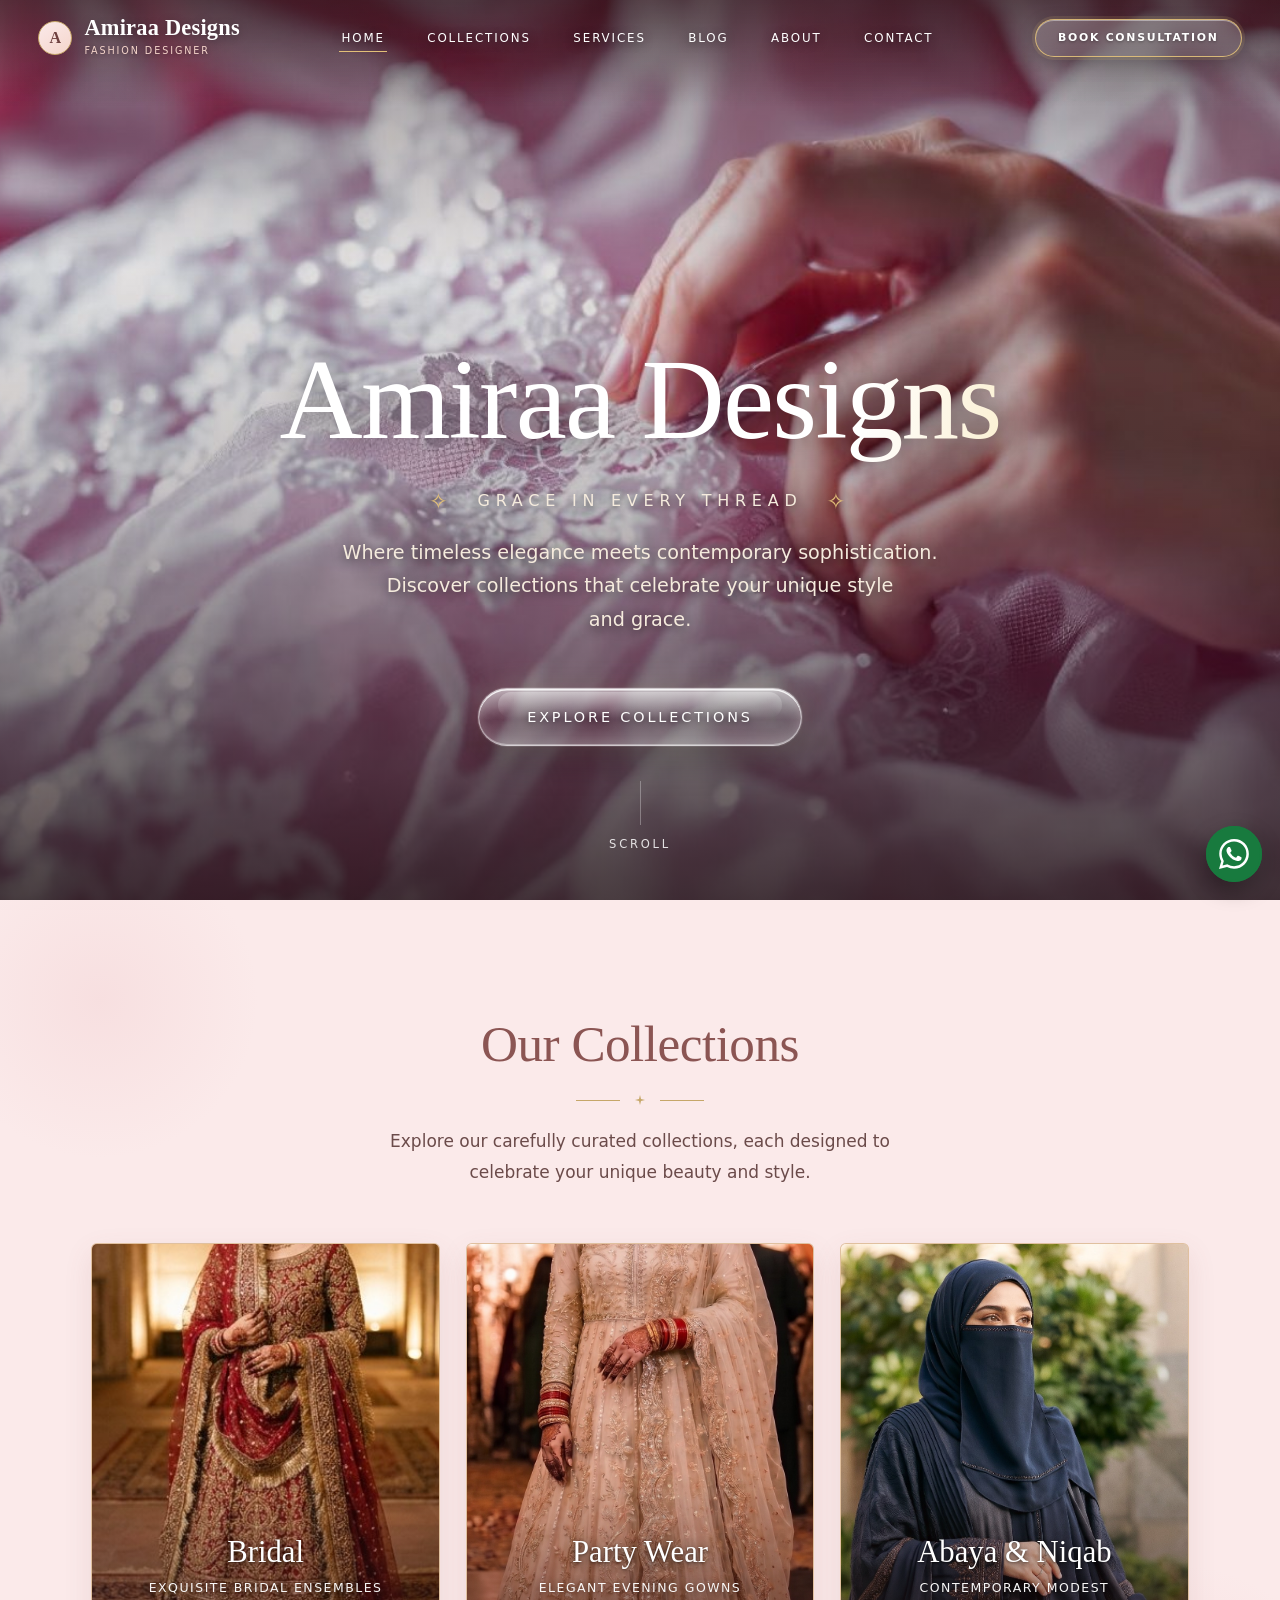
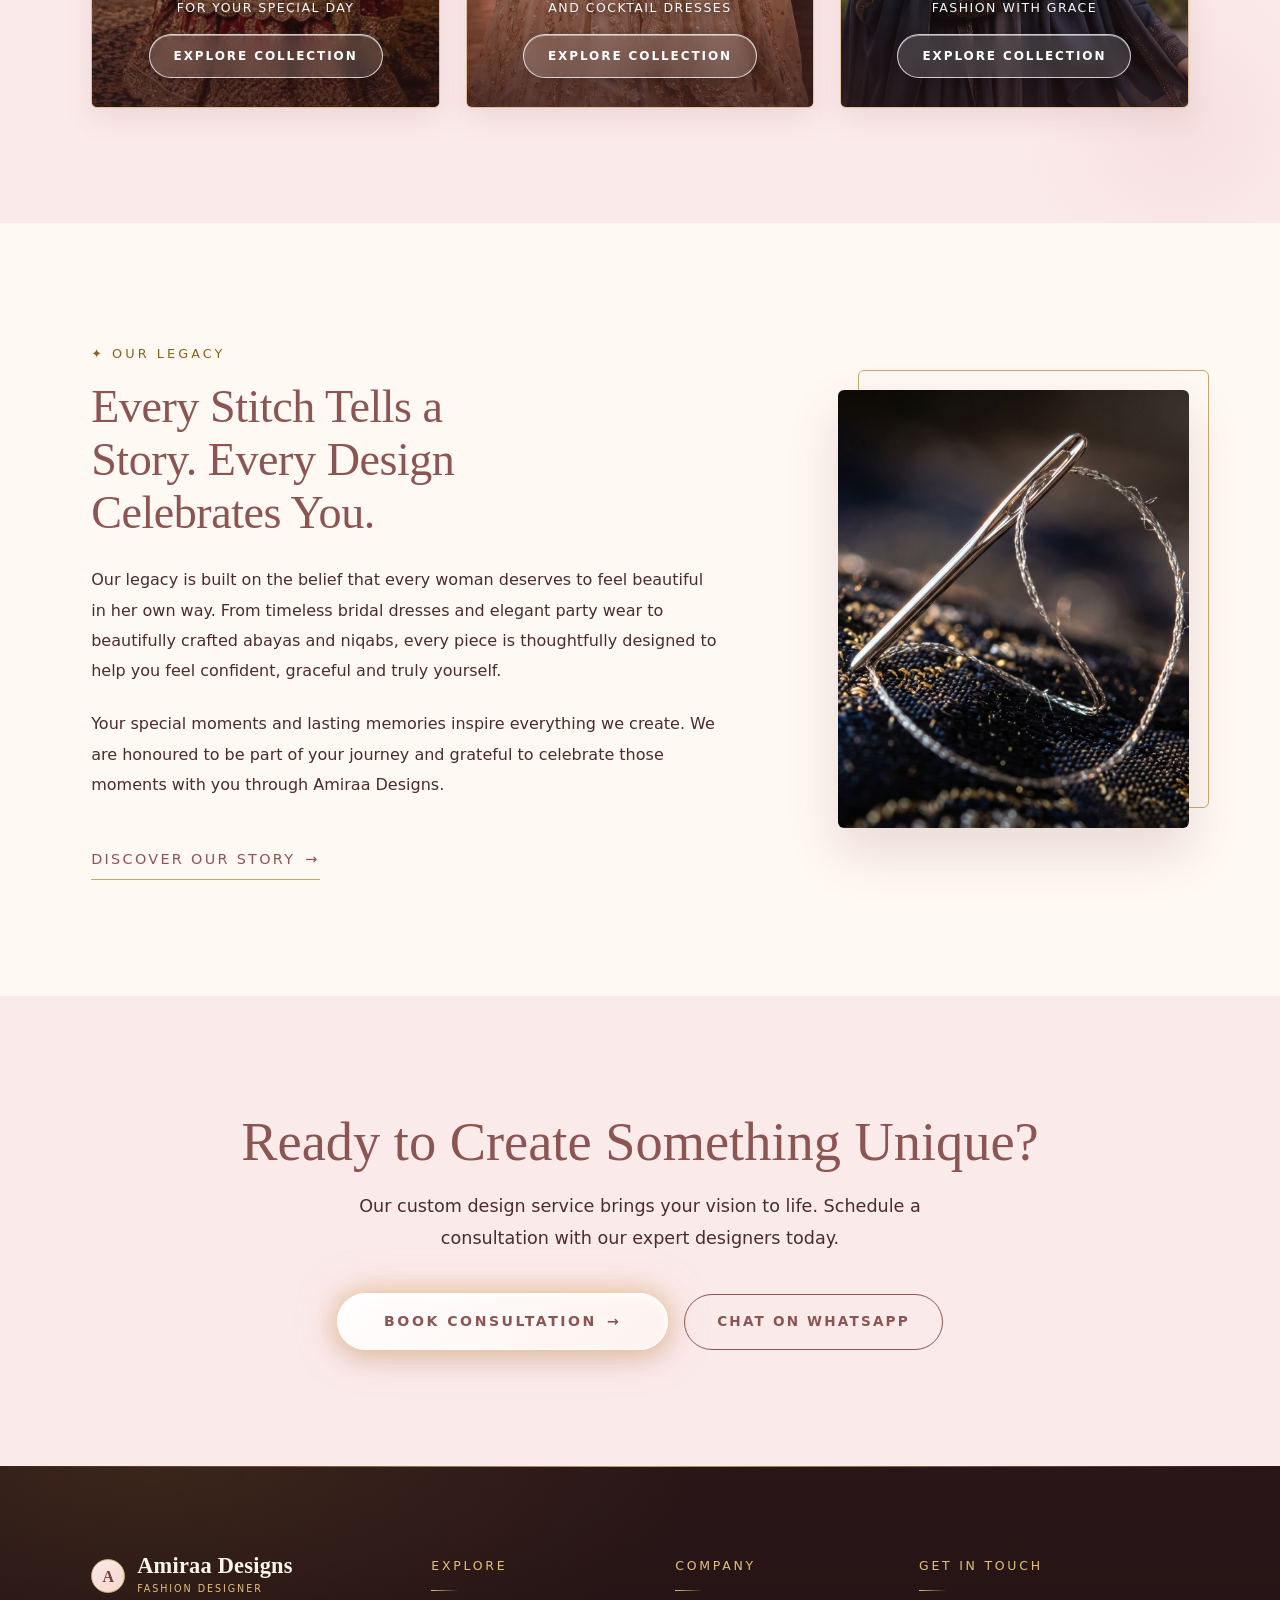
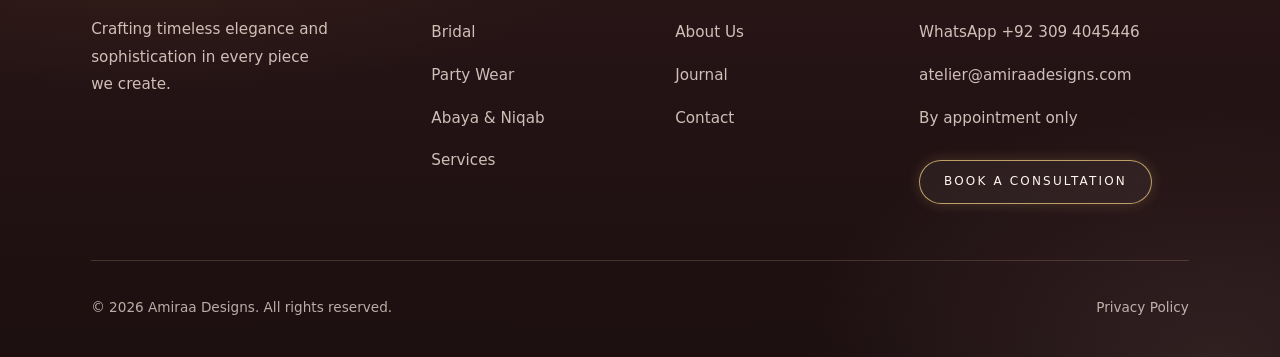
<file: index.html>
<!DOCTYPE html>
<html lang="en">

<head>
  <meta charset="UTF-8" />
  <meta http-equiv="Content-Security-Policy" content="default-src 'self'; script-src 'self'; style-src 'self' 'unsafe-inline' https://fonts.googleapis.com; font-src https://fonts.gstatic.com; img-src 'self' data:; connect-src 'self'; form-action 'self'; base-uri 'self'; object-src 'none'" />
  <meta property="og:type" content="website" />
  <meta property="og:site_name" content="Amiraa Designs" />
  <meta property="og:title" content="Amiraa Designs – Grace in Every Thread" />
  <meta property="og:description" content="Amiraa Designs – bespoke bridal couture, party wear and modest wear. Hand-finished pieces, made to measure." />
  <meta property="og:image" content="https://YOUR-DOMAIN.com/images/imperial-crimson-ensemble.jpg" />
  <meta property="og:url" content="https://YOUR-DOMAIN.com/" />
  <meta name="twitter:card" content="summary_large_image" />
  <link rel="icon" href="favicon.svg" type="image/svg+xml" />
  <meta name="viewport" content="width=device-width, initial-scale=1.0" />
  <meta name="theme-color" content="#8B5553" />
  <meta name="description" content="Amiraa Designs – bespoke bridal couture, party wear and modest wear. Hand-finished pieces, made to measure." />
  <title>Amiraa Designs – Grace in Every Thread</title>
  <link rel="preconnect" href="https://fonts.googleapis.com">
  <link rel="preconnect" href="https://fonts.gstatic.com" crossorigin>
  <link
    href="https://fonts.googleapis.com/css2?family=Playfair+Display:ital,wght@0,400;0,500;0,600;0,700;1,400&family=Poppins:wght@300;400;500;600&display=swap"
    rel="stylesheet">
  <link rel="preload" as="image" href="images/imperial-crimson-ensemble.jpg" fetchpriority="high">
  <link rel="stylesheet" href="assets/css/style.css">
  <link rel="stylesheet" href="assets/css/fx.css">
  
  <noscript><style>/*ReduceNoJs*/#splash-screen{display:none !important}body.no-scroll{overflow:auto}.reveal{opacity:1 !important;transform:none !important}.hero-content,.hero-title,.hero-subtitle,.hero-desc,.hero-scroll{opacity:1 !important;transform:none !important}</style></noscript>
</head>

<body class="no-scroll">
  <a class="skip-link" href="#main">Skip to content</a>

  <!-- ── SPLASH SCREEN ── -->
  <div id="splash-screen" aria-hidden="true">
    <div class="sparkle-bg"></div>
    <div class="splash-content">
      <div class="splash-logo">Amiraa Designs</div>
      <p class="splash-tagline">Grace in Every Thread</p>
    </div>
    <div class="lehnga-border">
      <svg viewBox="0 0 200 60" aria-hidden="true" focusable="false">
        <defs><linearGradient id="luxeGrad" x1="0" y1="0" x2="1" y2="0"><stop offset="0%" stop-color="#d4af37"/><stop offset="50%" stop-color="#8B5553"/><stop offset="100%" stop-color="#d4af37"/></linearGradient></defs>
        <path d="M0 30 Q 50 0, 100 30 T 200 30" fill="none" stroke="url(#luxeGrad)" stroke-width="1.5"/>
      </svg>
    </div>
  </div>


  <!-- ── NAV ── -->
  <nav id="navbar" aria-label="Main">
    <a href="index.html" class="nav-logo" aria-label="Amiraa Designs – home">
      <span class="nav-logo-icon" aria-hidden="true">A</span>
      <span class="nav-logo-text">
        <strong>Amiraa Designs</strong>
        <span>Fashion Designer</span>
      </span>
    </a>

    <ul class="nav-links">
      <li><a href="index.html" class="active" aria-current="page">Home</a></li>
      <li><a href="collections.html">Collections</a></li>
      <li><a href="services.html">Services</a></li>
      <li><a href="blog.html">Blog</a></li>
      <li><a href="about.html">About</a></li>
      <li><a href="contact.html">Contact</a></li>
    </ul>

    <div class="nav-actions">
      <a href="contact.html" class="nav-btn-cta">Book Consultation</a>
      <button class="hamburger" id="hamburger" type="button" aria-label="Open menu" aria-controls="mobileMenu" aria-expanded="false">
        <span></span><span></span><span></span>
      </button>
    </div>
  </nav>

  <div class="mobile-menu" id="mobileMenu" role="region" aria-label="Menu">
    <a href="index.html" aria-current="page">Home</a>
    <a href="collections.html">Collections</a>
    <a href="services.html">Services</a>
    <a href="blog.html">Blog</a>
    <a href="about.html">About</a>
    <a href="contact.html">Contact</a>
    <a href="contact.html" class="btn-light">
      <span class="btn-text">Book Consultation <span class="arrow">→</span></span>
    </a>
  </div>

  <main id="main">
  <!-- ── HERO ── -->
  <section id="hero" aria-label="Welcome">
    <div class="sparkle-bg" aria-hidden="true"></div>
    <div class="hero-bg slide-1" aria-hidden="true"></div>
    <div class="hero-bg slide-2" aria-hidden="true"></div>
    <div class="hero-overlay" aria-hidden="true"></div>

    <div class="hero-content">
      <h1 class="hero-title">Amiraa Designs</h1>
      <p class="hero-subtitle">Grace in Every Thread</p>
      <p class="hero-desc">Where timeless elegance meets contemporary sophistication. Discover collections that
        celebrate your unique style and grace.</p>
      <a href="collections.html" class="btn-primary">
        <span class="btn-text">Explore Collections</span>
        <span class="sparkle-container" aria-hidden="true"><span class="sparkle"></span><span class="sparkle"></span><span class="sparkle"></span><span class="sparkle"></span><span class="sparkle"></span><span class="sparkle"></span><span class="sparkle"></span><span class="sparkle"></span></span>
      </a>
      <div class="hero-scroll" aria-hidden="true">
        <div class="scroll-line"></div>
        <span>Scroll</span>
      </div>
    </div>
  </section>

  <!-- ── COLLECTIONS ── -->
  <section id="collections" aria-labelledby="collections-title">
    <div class="container">
      <div class="section-head reveal">
        <h2 id="collections-title">Our Collections</h2>
        <div class="ornament" aria-hidden="true"><svg viewBox="0 0 24 24"><path d="M12 0l2 8 8 2-8 2-2 8-2-8-8-2 8-2 2-8z"/></svg></div>
        <p class="lead">Explore our carefully curated collections, each designed to celebrate your unique beauty and style.</p>
      </div>

      <div class="collections-grid">
        <a href="collections.html?cat=bridal" class="collection-card reveal">
          <img src="images/home-bridal.jpg" alt="" class="card-img" width="600" height="800" loading="lazy" decoding="async">
          <div class="card-overlay">
            <h3>Bridal</h3>
            <p>Exquisite bridal ensembles for your special day</p>
            <span class="btn-gold-card">Explore Collection<span class="sr-only"> – Bridal</span></span>
          </div>
        </a>
        <a href="collections.html?cat=party" class="collection-card reveal reveal-delay-1">
          <img src="images/home-party-wear.jpg" alt="" class="card-img" width="600" height="800" loading="lazy" decoding="async">
          <div class="card-overlay">
            <h3>Party Wear</h3>
            <p>Elegant evening gowns and cocktail dresses</p>
            <span class="btn-gold-card">Explore Collection<span class="sr-only"> – Party Wear</span></span>
          </div>
        </a>
        <a href="collections.html?cat=modest" class="collection-card reveal reveal-delay-2">
          <img src="images/home-abaya-niqab.jpg" alt="" class="card-img" width="600" height="800" loading="lazy" decoding="async">
          <div class="card-overlay">
            <h3>Abaya &amp; Niqab</h3>
            <p>Contemporary modest fashion with grace</p>
            <span class="btn-gold-card">Explore Collection<span class="sr-only"> – Abaya and Niqab</span></span>
          </div>
        </a>
      </div>
    </div>
  </section>

  <!-- ── LEGACY ── -->
  <section id="legacy" aria-labelledby="legacy-title">
    <div class="container">
      <div class="legacy-text reveal">
        <div class="label">✦ Our Legacy</div>
        <h2 id="legacy-title">Every Stitch Tells a Story. Every Design Celebrates You.</h2>
        <p>Our legacy is built on the belief that every woman deserves to feel beautiful in her own way. From timeless bridal dresses and elegant party wear to beautifully crafted abayas and niqabs, every piece is thoughtfully designed to help you feel confident, graceful and truly yourself.</p>
        <p>Your special moments and lasting memories inspire everything we create. We are honoured to be part of your journey and grateful to celebrate those moments with you through Amiraa Designs.</p>
        <a href="about.html" class="link-text">Discover Our Story <span aria-hidden="true">→</span></a>
      </div>
      <div class="legacy-image reveal reveal-delay-2">
        <img src="images/legacy-needle.jpg" alt="Silver needle and thread stitching gold embroidery on dark fabric" width="800" height="1000" loading="lazy" decoding="async">
      </div>
    </div>
  </section>

  <section id="cta">
    <div class="sparkle-bg" aria-hidden="true"></div>
    <div class="container">
      <h2 class="reveal">Ready to Create Something Unique?</h2>
      <p class="reveal reveal-delay-1">Our custom design service brings your vision to life. Schedule a consultation with our expert designers today.</p>
      <div class="cta-actions reveal reveal-delay-2">
        <a href="contact.html" class="btn-light">
          <span class="btn-text">Book Consultation <span class="arrow" aria-hidden="true">→</span></span>
          <span class="sparkle-container" aria-hidden="true"><div class="sparkle"></div><div class="sparkle"></div><div class="sparkle"></div><div class="sparkle"></div><div class="sparkle"></div><div class="sparkle"></div><div class="sparkle"></div><div class="sparkle"></div><div class="sparkle"></div><div class="sparkle"></div></span>
        </a>
        <a href="https://wa.me/923094045446?text=Hello%20Amiraa%20Designs%2C%20I%20would%20like%20to%20ask%20about%20your%20designs." class="btn-ghost" target="_blank" rel="noopener noreferrer">Chat on WhatsApp<span class="sr-only"> (opens in a new tab)</span></a>
      </div>
    </div>
  </section>
</main>

  <footer>
    <div class="container">
      <div class="footer-top">
        <div class="footer-brand">
          <a href="index.html" class="nav-logo" aria-label="Amiraa Designs – home">
            <span class="nav-logo-icon" aria-hidden="true">A</span>
            <span class="nav-logo-text">
              <strong>Amiraa Designs</strong>
              <span>Fashion Designer</span>
            </span>
          </a>
          <p>Crafting timeless elegance and sophistication in every piece we create.</p>
        </div>
        <div class="footer-col">
          <h3>Explore</h3>
          <ul>
            <li><a href="collections.html?cat=bridal">Bridal</a></li>
            <li><a href="collections.html?cat=party">Party Wear</a></li>
            <li><a href="collections.html?cat=modest">Abaya &amp; Niqab</a></li>
            <li><a href="services.html">Services</a></li>
          </ul>
        </div>
        <div class="footer-col">
          <h3>Company</h3>
          <ul>
            <li><a href="about.html">About Us</a></li>
            <li><a href="blog.html">Journal</a></li>
            <li><a href="contact.html">Contact</a></li>
          </ul>
        </div>
        <div class="footer-col">
          <h3>Get in Touch</h3>
          <ul>
            <li><a href="https://wa.me/923094045446" target="_blank" rel="noopener noreferrer">WhatsApp +92 309 4045446<span class="sr-only"> (opens in a new tab)</span></a></li>
            <li><a href="mailto:atelier@amiraadesigns.com">atelier@amiraadesigns.com</a></li>
            <li><span>By appointment only</span></li>
          </ul>
          <a class="footer-cta" href="contact.html">Book a Consultation</a>
        </div>
      </div>
      <div class="footer-bottom">
        <p>© 2026 Amiraa Designs. All rights reserved.</p>
        <div class="footer-links">
          <a href="privacy.html">Privacy Policy</a>
        </div>
      </div>
    </div>
  </footer>

  <script src="assets/js/script.js"></script>
  <script src="assets/js/fx.js"></script>
</body>

</html>
</file>
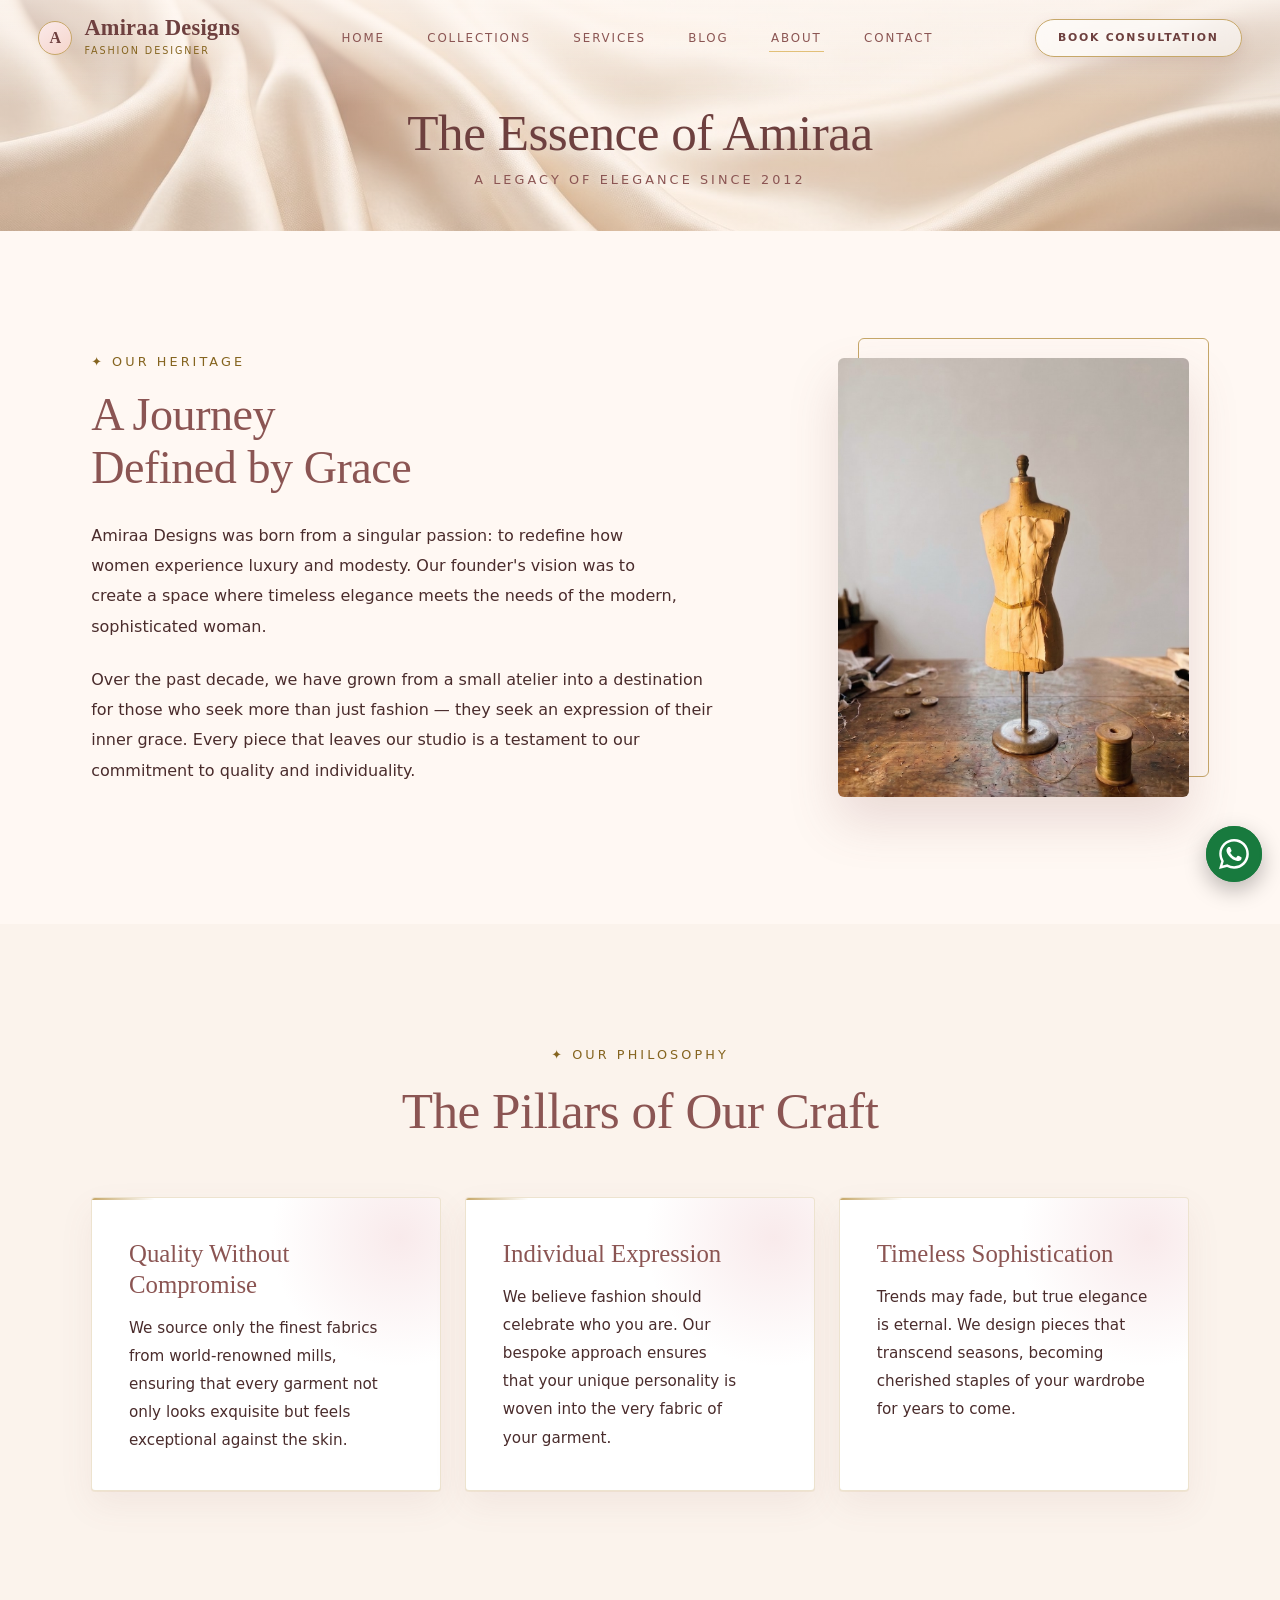
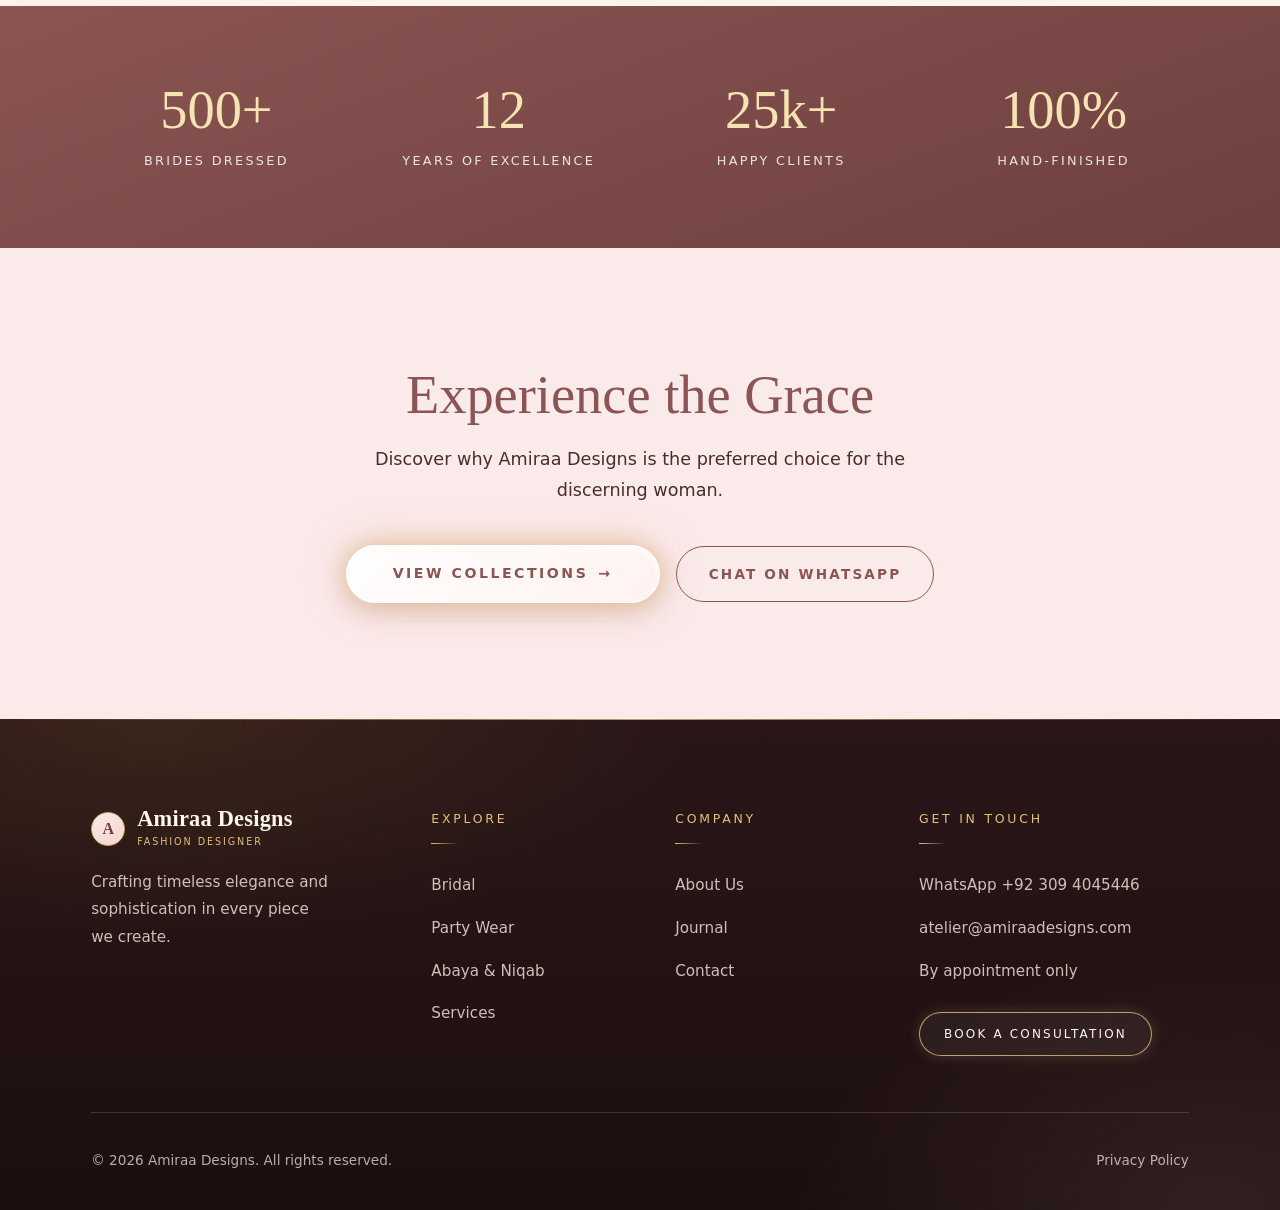
<file: about.html>
<!DOCTYPE html>
<html lang="en">

<head>
  <meta charset="UTF-8" />
  <meta http-equiv="Content-Security-Policy" content="default-src 'self'; script-src 'self'; style-src 'self' 'unsafe-inline' https://fonts.googleapis.com; font-src https://fonts.gstatic.com; img-src 'self' data:; connect-src 'self'; form-action 'self'; base-uri 'self'; object-src 'none'" />
  <meta property="og:type" content="website" />
  <meta property="og:site_name" content="Amiraa Designs" />
  <meta property="og:title" content="Our Story & Heritage – Amiraa Designs | Crafting Timeless Grace" />
  <meta property="og:description" content="Learn about the legacy of Amiraa Designs. Founded on principles of grace, quality, and timeless elegance, we create fashion that celebrates individuality." />
  <meta property="og:image" content="https://YOUR-DOMAIN.com/images/imperial-crimson-ensemble.jpg" />
  <meta property="og:url" content="https://YOUR-DOMAIN.com/about" />
  <meta name="twitter:card" content="summary_large_image" />
  <link rel="icon" href="favicon.svg" type="image/svg+xml" />
  <meta name="viewport" content="width=device-width, initial-scale=1.0" />
  <meta name="theme-color" content="#8B5553" />
  <meta name="description" content="Learn about the legacy of Amiraa Designs. Founded on principles of grace, quality, and timeless elegance, we create fashion that celebrates individuality." />
  <meta name="keywords" content="about Amiraa Designs, fashion designer story, luxury fashion brand legacy, bespoke tailoring philosophy" />
  <title>Our Story & Heritage – Amiraa Designs | Crafting Timeless Grace</title>
  <link rel="preconnect" href="https://fonts.googleapis.com">
  <link rel="preconnect" href="https://fonts.gstatic.com" crossorigin>
  <link href="https://fonts.googleapis.com/css2?family=Playfair+Display:ital,wght@0,400;0,500;0,600;0,700;1,400&family=Poppins:wght@300;400;500;600&display=swap" rel="stylesheet">
  <link rel="stylesheet" href="assets/css/style.css">
  <link rel="stylesheet" href="assets/css/fx.css">
  <noscript><style>/*ReduceNoJs*/#splash-screen{display:none !important}body.no-scroll{overflow:auto}.reveal{opacity:1 !important;transform:none !important}.hero-content,.hero-title,.hero-subtitle,.hero-desc,.hero-scroll{opacity:1 !important;transform:none !important}</style></noscript>
</head>

<body>
  <a class="skip-link" href="#main">Skip to content</a>

  <nav id="navbar" aria-label="Main">
    <a href="index.html" class="nav-logo" aria-label="Amiraa Designs – home">
      <span class="nav-logo-icon" aria-hidden="true">A</span>
      <span class="nav-logo-text">
        <strong>Amiraa Designs</strong>
        <span>Fashion Designer</span>
      </span>
    </a>
    <ul class="nav-links">
      <li><a href="index.html">Home</a></li>
      <li><a href="collections.html">Collections</a></li>
      <li><a href="services.html">Services</a></li>
      <li><a href="blog.html">Blog</a></li>
      <li><a href="about.html" class="active" aria-current="page">About</a></li>
      <li><a href="contact.html">Contact</a></li>
    </ul>
    <div class="nav-actions">
      <a href="contact.html" class="nav-btn-cta">Book Consultation</a>
      <button class="hamburger" id="hamburger" type="button" aria-label="Open menu" aria-controls="mobileMenu" aria-expanded="false">
        <span></span><span></span><span></span>
      </button>
    </div>
  </nav>

  <div class="mobile-menu" id="mobileMenu" role="region" aria-label="Menu">
    <a href="index.html">Home</a>
    <a href="collections.html">Collections</a>
    <a href="services.html">Services</a>
    <a href="blog.html">Blog</a>
    <a href="about.html" aria-current="page">About</a>
    <a href="contact.html">Contact</a>
    <a href="contact.html" class="btn-light">
      <span class="btn-text">Book Consultation <span class="arrow">→</span></span>
    </a>
  </div>

  <main id="main">

  <header class="page-header">
    <div class="page-header-bg ph-about" aria-hidden="true"></div>
    <div class="page-header-content">
      <h1 class="reveal">The Essence of Amiraa</h1>
      <p class="reveal reveal-delay-1">A Legacy of Elegance Since 2012</p>
    </div>
  </header>

  <section id="legacy" aria-labelledby="heritage-title">
    <div class="container">
      <div class="legacy-text reveal">
        <div class="label">✦ Our Heritage</div>
        <h2 id="heritage-title">A Journey Defined by Grace</h2>
        <p>Amiraa Designs was born from a singular passion: to redefine how women experience luxury and modesty. Our founder's vision was to create a space where timeless elegance meets the needs of the modern, sophisticated woman.</p>
        <p>Over the past decade, we have grown from a small atelier into a destination for those who seek more than just fashion — they seek an expression of their inner grace. Every piece that leaves our studio is a testament to our commitment to quality and individuality.</p>
      </div>
      <div class="legacy-image reveal reveal-delay-2">
        <img src="images/about-heritage.jpg" alt="Vintage dress form with pinned fabric, gold thread and buttons on a worn atelier table" width="800" height="1000" loading="lazy" decoding="async">
      </div>
    </div>
  </section>

  <section id="philosophy">
    <div class="container">
      <div class="section-head reveal">
        <div class="label">✦ Our Philosophy</div>
        <h2>The Pillars of Our Craft</h2>
      </div>
      <div class="services-grid">
        <article class="service-card reveal">
          <h3>Quality Without Compromise</h3>
          <p>We source only the finest fabrics from world-renowned mills, ensuring that every garment not only looks exquisite but feels exceptional against the skin.</p>
        </article>
        <article class="service-card reveal reveal-delay-1">
          <h3>Individual Expression</h3>
          <p>We believe fashion should celebrate who you are. Our bespoke approach ensures that your unique personality is woven into the very fabric of your garment.</p>
        </article>
        <article class="service-card reveal reveal-delay-2">
          <h3>Timeless Sophistication</h3>
          <p>Trends may fade, but true elegance is eternal. We design pieces that transcend seasons, becoming cherished staples of your wardrobe for years to come.</p>
        </article>
      </div>
    </div>
  </section>

  <section id="stats" aria-label="Amiraa Designs in numbers">
    <div class="container">
      <div class="reveal">
        <div class="stat-number">500+</div>
        <div class="stat-label">Brides Dressed</div>
      </div>
      <div class="reveal reveal-delay-1">
        <div class="stat-number">12</div>
        <div class="stat-label">Years of Excellence</div>
      </div>
      <div class="reveal reveal-delay-2">
        <div class="stat-number">25k+</div>
        <div class="stat-label">Happy Clients</div>
      </div>
      <div class="reveal reveal-delay-3">
        <div class="stat-number">100%</div>
        <div class="stat-label">Hand-Finished</div>
      </div>
    </div>
  </section>

  <section id="cta">
    <div class="sparkle-bg" aria-hidden="true"></div>
    <div class="container">
      <h2 class="reveal">Experience the Grace</h2>
      <p class="reveal reveal-delay-1">Discover why Amiraa Designs is the preferred choice for the discerning woman.</p>
      <div class="cta-actions reveal reveal-delay-2">
        <a href="collections.html" class="btn-light">
          <span class="btn-text">View Collections <span class="arrow" aria-hidden="true">→</span></span>
          <span class="sparkle-container" aria-hidden="true"><div class="sparkle"></div><div class="sparkle"></div><div class="sparkle"></div><div class="sparkle"></div><div class="sparkle"></div><div class="sparkle"></div><div class="sparkle"></div><div class="sparkle"></div><div class="sparkle"></div><div class="sparkle"></div></span>
        </a>
        <a href="https://wa.me/923094045446?text=Hello%20Amiraa%20Designs%2C%20I%20would%20like%20to%20ask%20about%20your%20designs." class="btn-ghost" target="_blank" rel="noopener noreferrer">Chat on WhatsApp<span class="sr-only"> (opens in a new tab)</span></a>
      </div>
    </div>
  </section>
  </main>

  <footer>
    <div class="container">
      <div class="footer-top">
        <div class="footer-brand">
          <a href="index.html" class="nav-logo" aria-label="Amiraa Designs – home">
            <span class="nav-logo-icon" aria-hidden="true">A</span>
            <span class="nav-logo-text">
              <strong>Amiraa Designs</strong>
              <span>Fashion Designer</span>
            </span>
          </a>
          <p>Crafting timeless elegance and sophistication in every piece we create.</p>
        </div>
        <div class="footer-col">
          <h3>Explore</h3>
          <ul>
            <li><a href="collections.html?cat=bridal">Bridal</a></li>
            <li><a href="collections.html?cat=party">Party Wear</a></li>
            <li><a href="collections.html?cat=modest">Abaya &amp; Niqab</a></li>
            <li><a href="services.html">Services</a></li>
          </ul>
        </div>
        <div class="footer-col">
          <h3>Company</h3>
          <ul>
            <li><a href="about.html">About Us</a></li>
            <li><a href="blog.html">Journal</a></li>
            <li><a href="contact.html">Contact</a></li>
          </ul>
        </div>
        <div class="footer-col">
          <h3>Get in Touch</h3>
          <ul>
            <li><a href="https://wa.me/923094045446" target="_blank" rel="noopener noreferrer">WhatsApp +92 309 4045446<span class="sr-only"> (opens in a new tab)</span></a></li>
            <li><a href="mailto:atelier@amiraadesigns.com">atelier@amiraadesigns.com</a></li>
            <li><span>By appointment only</span></li>
          </ul>
          <a class="footer-cta" href="contact.html">Book a Consultation</a>
        </div>
      </div>
      <div class="footer-bottom">
        <p>© 2026 Amiraa Designs. All rights reserved.</p>
        <div class="footer-links">
          <a href="privacy.html">Privacy Policy</a>
        </div>
      </div>
    </div>
  </footer>

  <script src="assets/js/script.js"></script>
  <script src="assets/js/fx.js"></script>
</body>

</html>
</file>
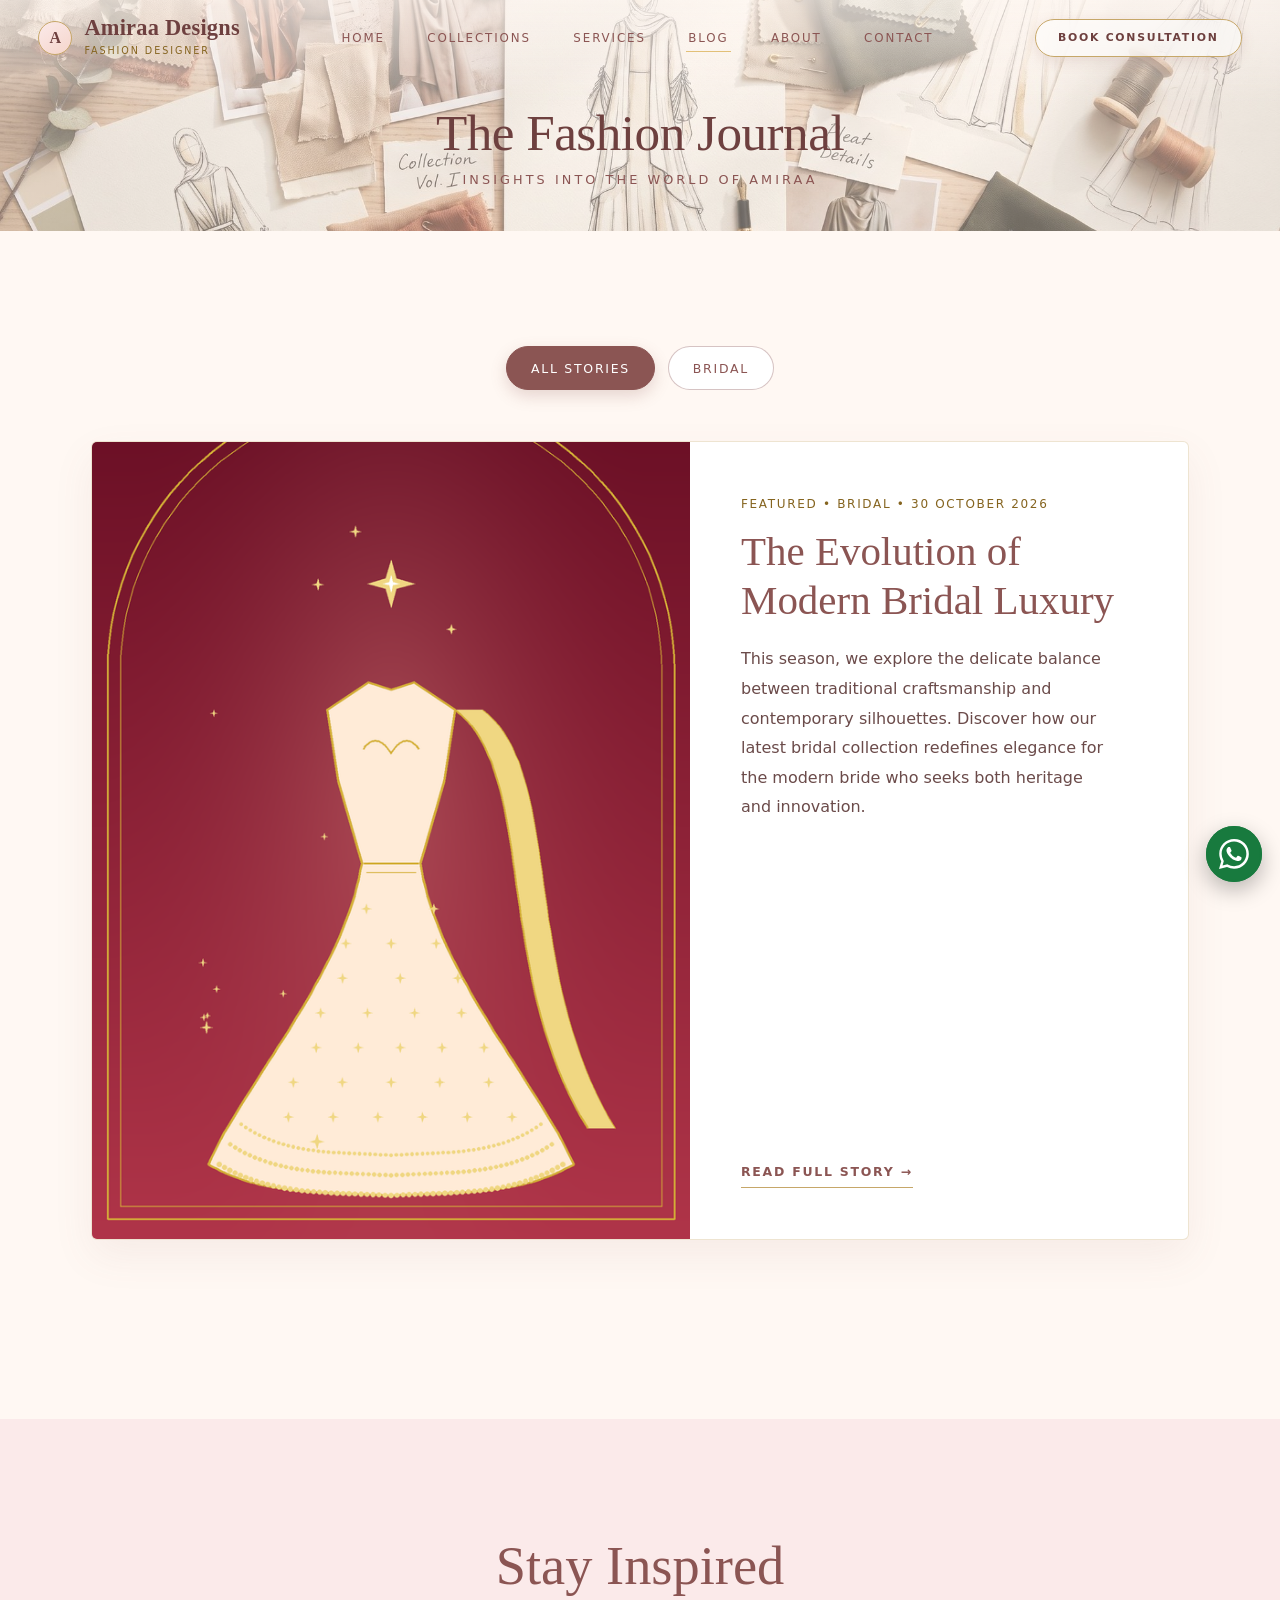
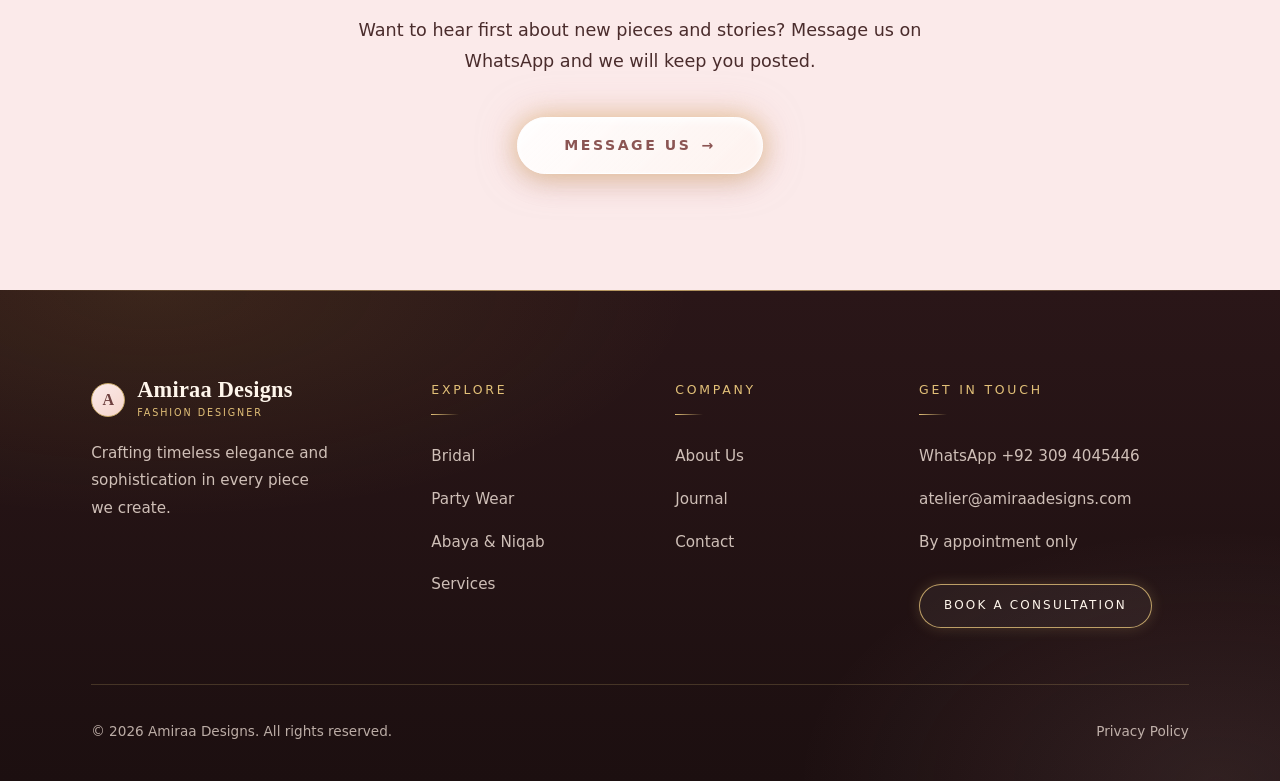
<file: blog.html>
<!DOCTYPE html>
<html lang="en">

<head>
  <meta charset="UTF-8" />
  <meta http-equiv="Content-Security-Policy" content="default-src 'self'; script-src 'self'; style-src 'self' 'unsafe-inline' https://fonts.googleapis.com; font-src https://fonts.gstatic.com; img-src 'self' data:; connect-src 'self'; form-action 'self'; base-uri 'self'; object-src 'none'" />
  <meta property="og:type" content="website" />
  <meta property="og:site_name" content="Amiraa Designs" />
  <meta property="og:title" content="The Fashion Journal – Amiraa Designs | Stories of Elegance" />
  <meta property="og:description" content="Explore the Amiraa Designs Blog for the latest fashion trends, luxury bridal tips, and stories from our atelier. Your destination for elegance." />
  <meta property="og:image" content="https://YOUR-DOMAIN.com/images/imperial-crimson-ensemble.jpg" />
  <meta property="og:url" content="https://YOUR-DOMAIN.com/blog" />
  <meta name="twitter:card" content="summary_large_image" />
  <link rel="icon" href="favicon.svg" type="image/svg+xml" />
  <meta name="viewport" content="width=device-width, initial-scale=1.0" />
  <meta name="theme-color" content="#8B5553" />
  <meta name="description" content="Explore the Amiraa Designs Blog for the latest fashion trends, luxury bridal tips, and stories from our atelier. Your destination for elegance." />
  <meta name="keywords" content="fashion journal, bridal blog, luxury fashion trends, modest wear styling, Amiraa Designs" />
  <title>The Fashion Journal – Amiraa Designs | Stories of Elegance</title>
  <link rel="preconnect" href="https://fonts.googleapis.com">
  <link rel="preconnect" href="https://fonts.gstatic.com" crossorigin>
  <link href="https://fonts.googleapis.com/css2?family=Playfair+Display:ital,wght@0,400;0,500;0,600;0,700;1,400&family=Poppins:wght@300;400;500;600&display=swap" rel="stylesheet">
  <link rel="stylesheet" href="assets/css/style.css">
  <link rel="stylesheet" href="assets/css/fx.css">
  <noscript><style>/*ReduceNoJs*/#splash-screen{display:none !important}body.no-scroll{overflow:auto}.reveal{opacity:1 !important;transform:none !important}.hero-content,.hero-title,.hero-subtitle,.hero-desc,.hero-scroll{opacity:1 !important;transform:none !important}</style></noscript>
</head>

<body>
  <a class="skip-link" href="#main">Skip to content</a>

  <nav id="navbar" aria-label="Main">
    <a href="index.html" class="nav-logo" aria-label="Amiraa Designs – home">
      <span class="nav-logo-icon" aria-hidden="true">A</span>
      <span class="nav-logo-text">
        <strong>Amiraa Designs</strong>
        <span>Fashion Designer</span>
      </span>
    </a>
    <ul class="nav-links">
      <li><a href="index.html">Home</a></li>
      <li><a href="collections.html">Collections</a></li>
      <li><a href="services.html">Services</a></li>
      <li><a href="blog.html" class="active" aria-current="page">Blog</a></li>
      <li><a href="about.html">About</a></li>
      <li><a href="contact.html">Contact</a></li>
    </ul>
    <div class="nav-actions">
      <a href="contact.html" class="nav-btn-cta">Book Consultation</a>
      <button class="hamburger" id="hamburger" type="button" aria-label="Open menu" aria-controls="mobileMenu" aria-expanded="false">
        <span></span><span></span><span></span>
      </button>
    </div>
  </nav>

  <div class="mobile-menu" id="mobileMenu" role="region" aria-label="Menu">
    <a href="index.html">Home</a>
    <a href="collections.html">Collections</a>
    <a href="services.html">Services</a>
    <a href="blog.html" aria-current="page">Blog</a>
    <a href="about.html">About</a>
    <a href="contact.html">Contact</a>
    <a href="contact.html" class="btn-light">
      <span class="btn-text">Book Consultation <span class="arrow">→</span></span>
    </a>
  </div>

  <main id="main">
  <header class="page-header">
    <div class="page-header-bg ph-blog" aria-hidden="true"></div>
    <div class="page-header-content">
      <h1 class="reveal">The Fashion Journal</h1>
      <p class="reveal reveal-delay-1">Insights into the World of Amiraa</p>
    </div>
  </header>

  <section id="blog-content" aria-label="Journal stories">
    <div class="container">
      <div class="blog-categories reveal visible" id="blogCats" role="group" aria-label="Filter stories"></div>
      <div id="blogApp"><p class="collections-empty">Loading stories…</p></div>
    </div>
  </section>

  <section id="cta">
    <div class="sparkle-bg" aria-hidden="true"></div>
    <div class="container">
      <h2 class="reveal">Stay Inspired</h2>
      <p class="reveal reveal-delay-1">Want to hear first about new pieces and stories? Message us on WhatsApp and we will keep you posted.</p>
      <div class="cta-actions reveal reveal-delay-2">
        <a href="https://wa.me/923094045446?text=Hello%20Amiraa%20Designs%2C%20please%20keep%20me%20posted%20about%20new%20pieces%20and%20stories." class="btn-light" target="_blank" rel="noopener noreferrer">
          <span class="btn-text">Message Us <span class="arrow" aria-hidden="true">→</span></span>
          <span class="sparkle-container" aria-hidden="true"><div class="sparkle"></div><div class="sparkle"></div><div class="sparkle"></div><div class="sparkle"></div><div class="sparkle"></div><div class="sparkle"></div><div class="sparkle"></div><div class="sparkle"></div><div class="sparkle"></div><div class="sparkle"></div></span>
        </a>
      </div>
    </div>
  </section>
</main>

  <footer>
    <div class="container">
      <div class="footer-top">
        <div class="footer-brand">
          <a href="index.html" class="nav-logo" aria-label="Amiraa Designs – home">
            <span class="nav-logo-icon" aria-hidden="true">A</span>
            <span class="nav-logo-text">
              <strong>Amiraa Designs</strong>
              <span>Fashion Designer</span>
            </span>
          </a>
          <p>Crafting timeless elegance and sophistication in every piece we create.</p>
        </div>
        <div class="footer-col">
          <h3>Explore</h3>
          <ul>
            <li><a href="collections.html?cat=bridal">Bridal</a></li>
            <li><a href="collections.html?cat=party">Party Wear</a></li>
            <li><a href="collections.html?cat=modest">Abaya &amp; Niqab</a></li>
            <li><a href="services.html">Services</a></li>
          </ul>
        </div>
        <div class="footer-col">
          <h3>Company</h3>
          <ul>
            <li><a href="about.html">About Us</a></li>
            <li><a href="blog.html">Journal</a></li>
            <li><a href="contact.html">Contact</a></li>
          </ul>
        </div>
        <div class="footer-col">
          <h3>Get in Touch</h3>
          <ul>
            <li><a href="https://wa.me/923094045446" target="_blank" rel="noopener noreferrer">WhatsApp +92 309 4045446<span class="sr-only"> (opens in a new tab)</span></a></li>
            <li><a href="mailto:atelier@amiraadesigns.com">atelier@amiraadesigns.com</a></li>
            <li><span>By appointment only</span></li>
          </ul>
          <a class="footer-cta" href="contact.html">Book a Consultation</a>
        </div>
      </div>
      <div class="footer-bottom">
        <p>© 2026 Amiraa Designs. All rights reserved.</p>
        <div class="footer-links">
          <a href="privacy.html">Privacy Policy</a>
        </div>
      </div>
    </div>
  </footer>

  <script src="assets/js/script.js"></script>
  <script src="assets/js/fx.js"></script>
  <script src="assets/js/content.js"></script>
</body>

</html>
</file>
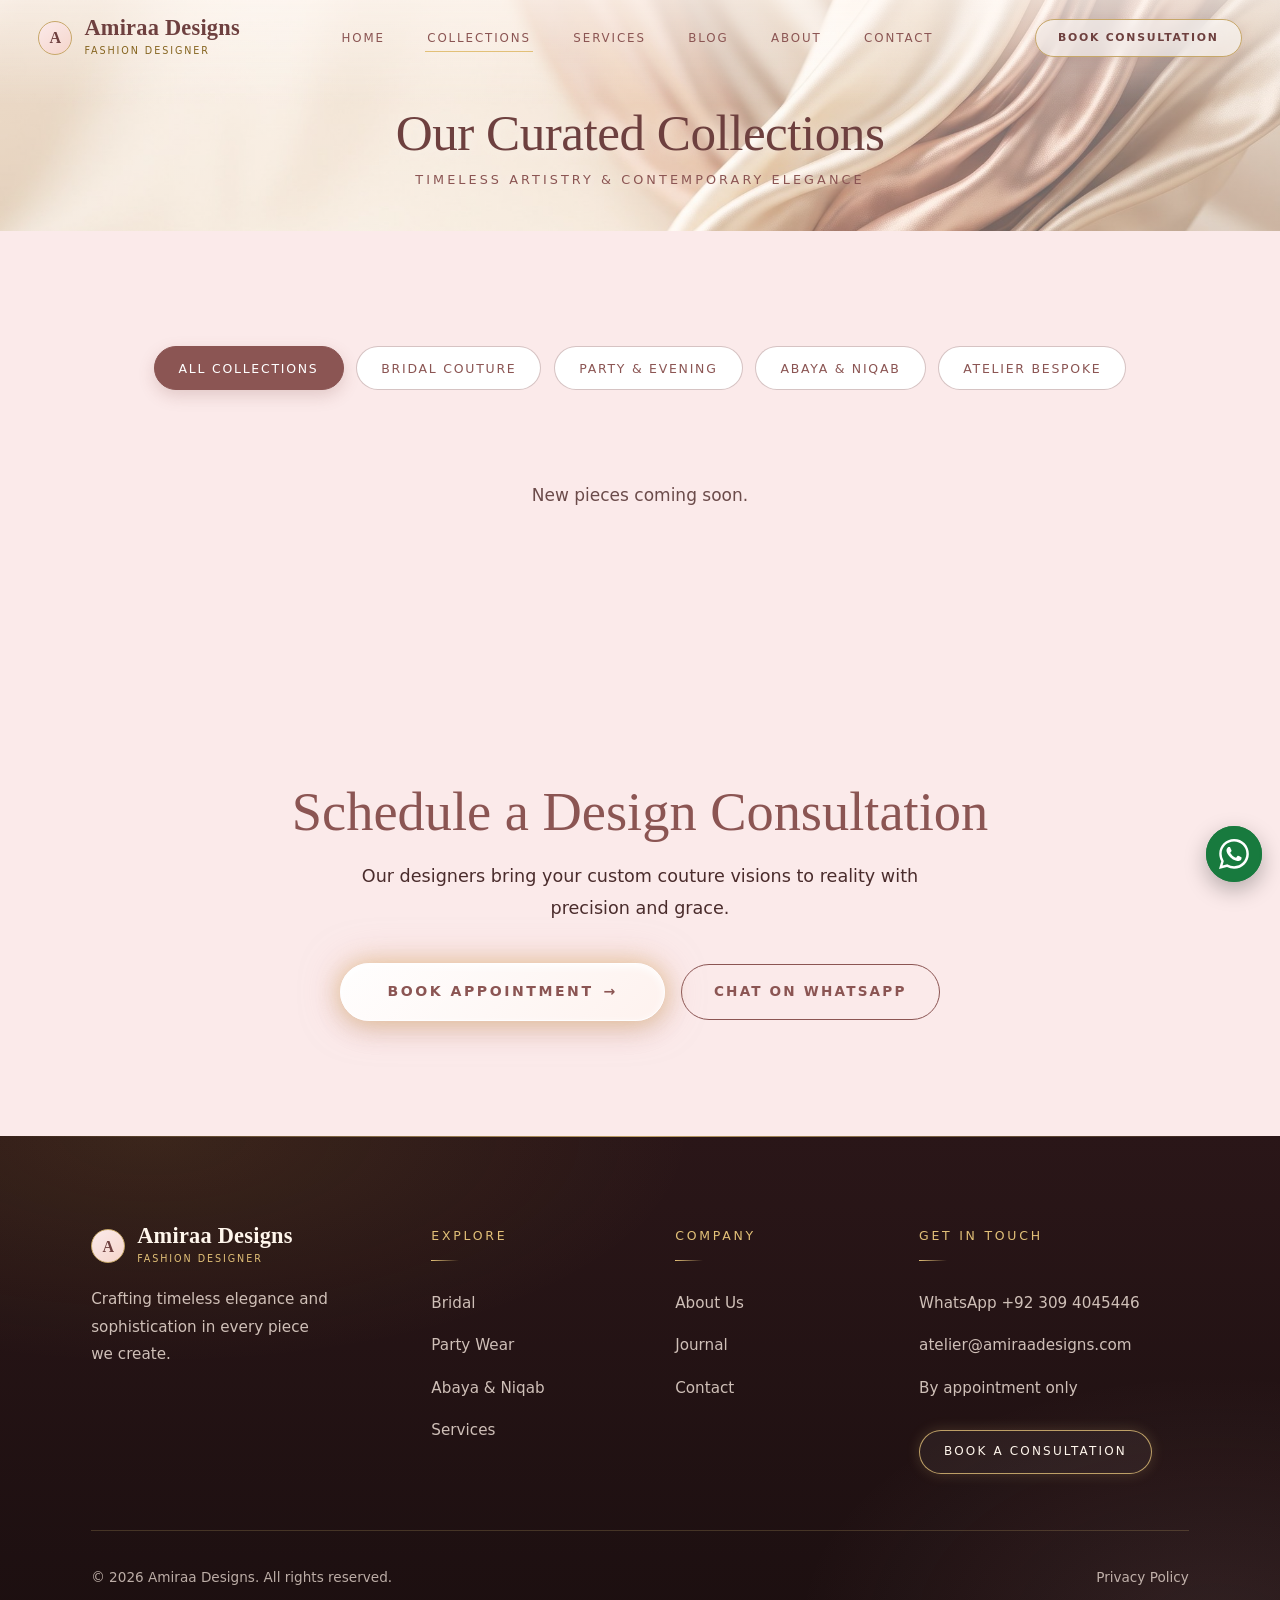
<file: collections.html>
<!DOCTYPE html>
<html lang="en">

<head>
  <meta charset="UTF-8" />
  <meta http-equiv="Content-Security-Policy" content="default-src 'self'; script-src 'self'; style-src 'self' 'unsafe-inline' https://fonts.googleapis.com; font-src https://fonts.gstatic.com; img-src 'self' data:; connect-src 'self'; form-action 'self'; base-uri 'self'; object-src 'none'" />
  <meta property="og:type" content="website" />
  <meta property="og:site_name" content="Amiraa Designs" />
  <meta property="og:title" content="Curated Collections – Amiraa Designs | Bridal, Party & Modest Wear" />
  <meta property="og:description" content="Explore the exquisite collections at Amiraa Designs. From luxurious bridal gowns to sophisticated party wear and refined abayas, find your perfect expression of grace." />
  <meta property="og:image" content="https://YOUR-DOMAIN.com/images/imperial-crimson-ensemble.jpg" />
  <meta property="og:url" content="https://YOUR-DOMAIN.com/collections" />
  <meta name="twitter:card" content="summary_large_image" />
  <link rel="icon" href="favicon.svg" type="image/svg+xml" />
  <meta name="viewport" content="width=device-width, initial-scale=1.0" />
  <meta name="theme-color" content="#8B5553" />
  <meta name="description" content="Explore the exquisite collections at Amiraa Designs. From luxurious bridal gowns to sophisticated party wear and refined abayas, find your perfect expression of grace." />
  <meta name="keywords" content="bridal collection, party wear fashion, luxury abayas, designer niqabs, modest fashion collections, Amiraa Designs" />
  <title>Curated Collections – Amiraa Designs | Bridal, Party & Modest Wear</title>
  <link rel="preconnect" href="https://fonts.googleapis.com">
  <link rel="preconnect" href="https://fonts.gstatic.com" crossorigin>
  <link href="https://fonts.googleapis.com/css2?family=Playfair+Display:ital,wght@0,400;0,500;0,600;0,700;1,400&family=Poppins:wght@300;400;500;600&display=swap" rel="stylesheet">
  <link rel="stylesheet" href="assets/css/style.css">
  <link rel="stylesheet" href="assets/css/fx.css">
  <noscript><style>/*ReduceNoJs*/#splash-screen{display:none !important}body.no-scroll{overflow:auto}.reveal{opacity:1 !important;transform:none !important}.hero-content,.hero-title,.hero-subtitle,.hero-desc,.hero-scroll{opacity:1 !important;transform:none !important}</style></noscript>
</head>

<body>
  <a class="skip-link" href="#main">Skip to content</a>

  <!-- ── NAV ── -->
  <nav id="navbar" aria-label="Main">
    <a href="index.html" class="nav-logo" aria-label="Amiraa Designs – home">
      <span class="nav-logo-icon" aria-hidden="true">A</span>
      <span class="nav-logo-text">
        <strong>Amiraa Designs</strong>
        <span>Fashion Designer</span>
      </span>
    </a>
    <ul class="nav-links">
      <li><a href="index.html">Home</a></li>
      <li><a href="collections.html" class="active" aria-current="page">Collections</a></li>
      <li><a href="services.html">Services</a></li>
      <li><a href="blog.html">Blog</a></li>
      <li><a href="about.html">About</a></li>
      <li><a href="contact.html">Contact</a></li>
    </ul>
    <div class="nav-actions">
      <a href="contact.html" class="nav-btn-cta">Book Consultation</a>
      <button class="hamburger" id="hamburger" type="button" aria-label="Open menu" aria-controls="mobileMenu" aria-expanded="false">
        <span></span><span></span><span></span>
      </button>
    </div>
  </nav>

  <div class="mobile-menu" id="mobileMenu" role="region" aria-label="Menu">
    <a href="index.html">Home</a>
    <a href="collections.html" aria-current="page">Collections</a>
    <a href="services.html">Services</a>
    <a href="blog.html">Blog</a>
    <a href="about.html">About</a>
    <a href="contact.html">Contact</a>
    <a href="contact.html" class="btn-light">
      <span class="btn-text">Book Consultation <span class="arrow">→</span></span>
    </a>
  </div>

  <main id="main">
  <header class="page-header">
    <div class="page-header-bg ph-collections" aria-hidden="true"></div>
    <div class="page-header-content">
      <h1 class="reveal">Our Curated Collections</h1>
      <p class="reveal reveal-delay-1">Timeless Artistry &amp; Contemporary Elegance</p>
    </div>
  </header>

  <section id="collections-list" aria-label="Collection pieces">
    <div class="container">
      <div class="blog-categories reveal" role="group" aria-label="Filter collections">
        <button type="button" class="category-tag active" data-filter="all" aria-pressed="true">All Collections</button>
        <button type="button" class="category-tag" data-filter="bridal" aria-pressed="false">Bridal Couture</button>
        <button type="button" class="category-tag" data-filter="party" aria-pressed="false">Party &amp; Evening</button>
        <button type="button" class="category-tag" data-filter="modest" aria-pressed="false">Abaya &amp; Niqab</button>
        <button type="button" class="category-tag" data-filter="bespoke" aria-pressed="false">Atelier Bespoke</button>
      </div>
      <p class="sr-only" id="collectionsStatus" role="status" aria-live="polite"></p>
      <div class="collections-grid" id="collectionsGrid"><p class="collections-empty">Loading collections…</p></div>
    </div>
  </section>

  <section id="cta">
    <div class="sparkle-bg" aria-hidden="true"></div>
    <div class="container">
      <h2 class="reveal">Schedule a Design Consultation</h2>
      <p class="reveal reveal-delay-1">Our designers bring your custom couture visions to reality with precision and grace.</p>
      <div class="cta-actions reveal reveal-delay-2">
        <a href="contact.html" class="btn-light">
          <span class="btn-text">Book Appointment <span class="arrow" aria-hidden="true">→</span></span>
          <span class="sparkle-container" aria-hidden="true"><div class="sparkle"></div><div class="sparkle"></div><div class="sparkle"></div><div class="sparkle"></div><div class="sparkle"></div><div class="sparkle"></div><div class="sparkle"></div><div class="sparkle"></div><div class="sparkle"></div><div class="sparkle"></div></span>
        </a>
        <a href="https://wa.me/923094045446?text=Hello%20Amiraa%20Designs%2C%20I%20would%20like%20to%20ask%20about%20your%20designs." class="btn-ghost" target="_blank" rel="noopener noreferrer">Chat on WhatsApp<span class="sr-only"> (opens in a new tab)</span></a>
      </div>
    </div>
  </section>
</main>

  <footer>
    <div class="container">
      <div class="footer-top">
        <div class="footer-brand">
          <a href="index.html" class="nav-logo" aria-label="Amiraa Designs – home">
            <span class="nav-logo-icon" aria-hidden="true">A</span>
            <span class="nav-logo-text">
              <strong>Amiraa Designs</strong>
              <span>Fashion Designer</span>
            </span>
          </a>
          <p>Crafting timeless elegance and sophistication in every piece we create.</p>
        </div>
        <div class="footer-col">
          <h3>Explore</h3>
          <ul>
            <li><a href="collections.html?cat=bridal">Bridal</a></li>
            <li><a href="collections.html?cat=party">Party Wear</a></li>
            <li><a href="collections.html?cat=modest">Abaya &amp; Niqab</a></li>
            <li><a href="services.html">Services</a></li>
          </ul>
        </div>
        <div class="footer-col">
          <h3>Company</h3>
          <ul>
            <li><a href="about.html">About Us</a></li>
            <li><a href="blog.html">Journal</a></li>
            <li><a href="contact.html">Contact</a></li>
          </ul>
        </div>
        <div class="footer-col">
          <h3>Get in Touch</h3>
          <ul>
            <li><a href="https://wa.me/923094045446" target="_blank" rel="noopener noreferrer">WhatsApp +92 309 4045446<span class="sr-only"> (opens in a new tab)</span></a></li>
            <li><a href="mailto:atelier@amiraadesigns.com">atelier@amiraadesigns.com</a></li>
            <li><span>By appointment only</span></li>
          </ul>
          <a class="footer-cta" href="contact.html">Book a Consultation</a>
        </div>
      </div>
      <div class="footer-bottom">
        <p>© 2026 Amiraa Designs. All rights reserved.</p>
        <div class="footer-links">
          <a href="privacy.html">Privacy Policy</a>
        </div>
      </div>
    </div>
  </footer>

  <script src="assets/js/script.js"></script>
  <script src="assets/js/fx.js"></script>
  <script src="assets/js/content.js"></script>
</body>

</html>
</file>
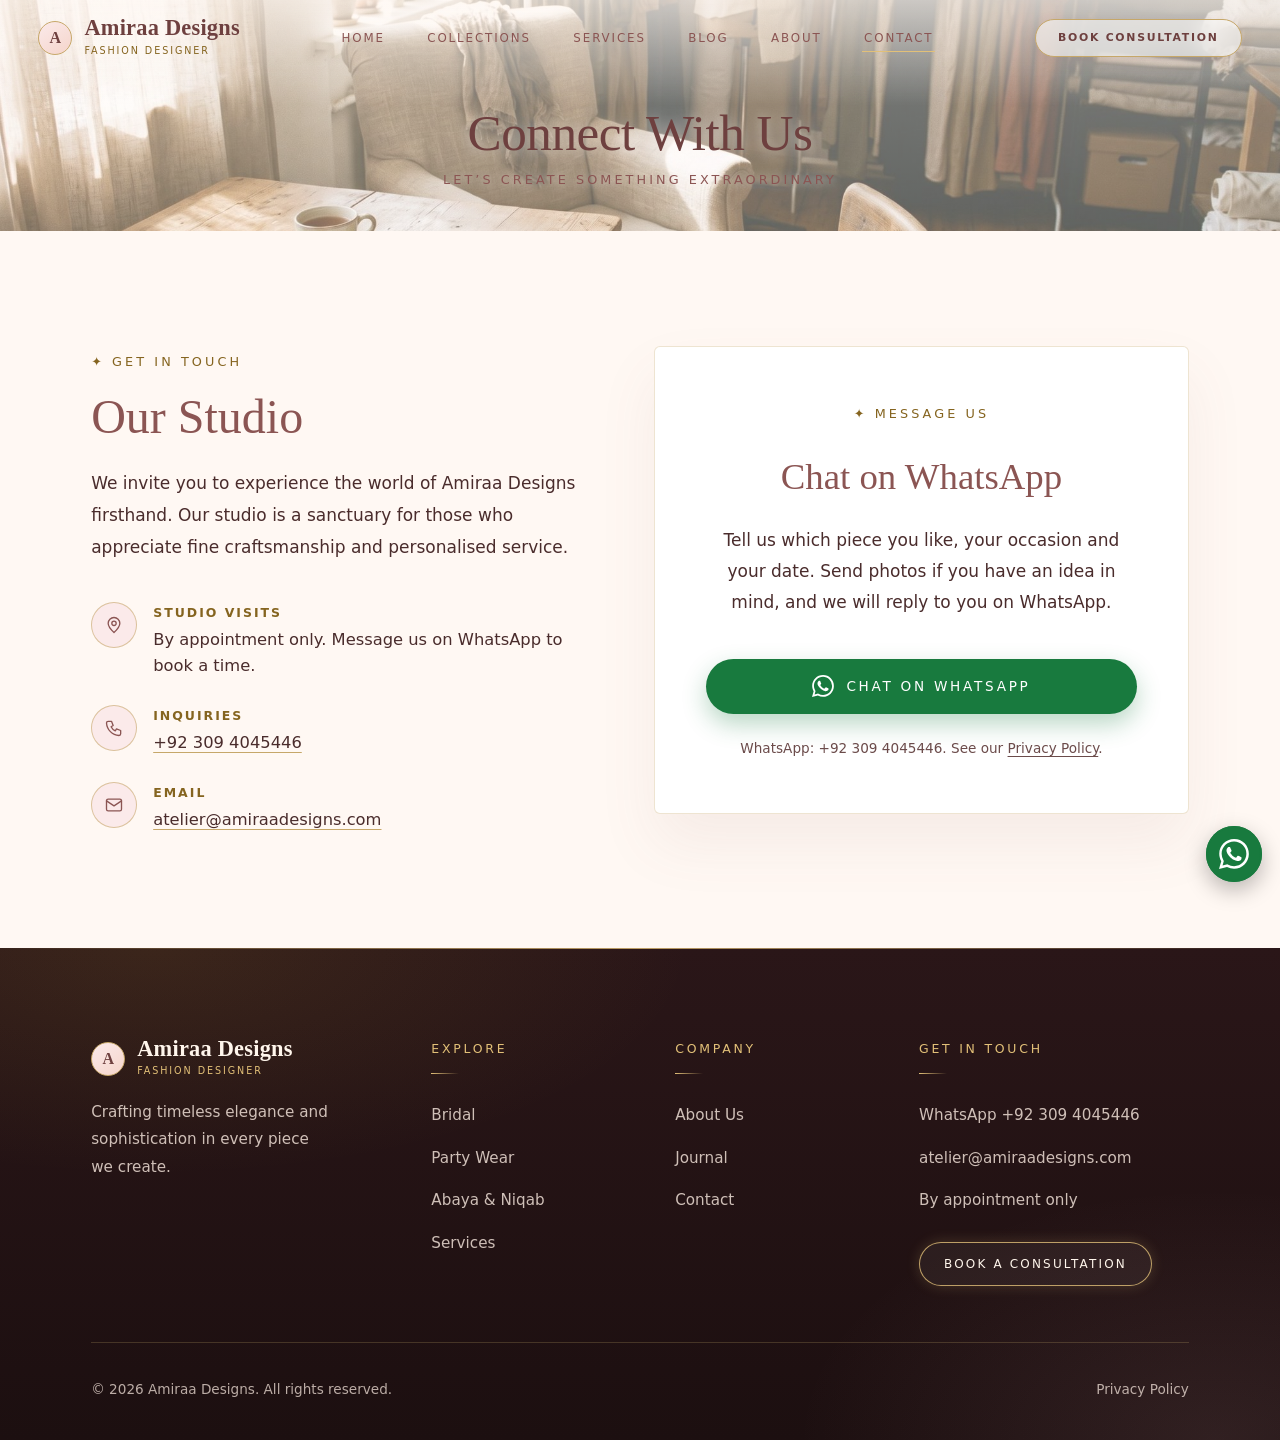
<file: contact.html>
<!DOCTYPE html>
<html lang="en">

<head>
  <meta charset="UTF-8" />
  <meta http-equiv="Content-Security-Policy" content="default-src 'self'; script-src 'self'; style-src 'self' 'unsafe-inline' https://fonts.googleapis.com; font-src https://fonts.gstatic.com; img-src 'self' data:; connect-src 'self'; form-action 'self'; base-uri 'self'; object-src 'none'" />
  <meta property="og:type" content="website" />
  <meta property="og:site_name" content="Amiraa Designs" />
  <meta property="og:title" content="Contact Us – Amiraa Designs | Book Your Private Consultation" />
  <meta property="og:description" content="Get in touch with Amiraa Designs for bespoke fashion consultations, bridal inquiries, and private appointments. Message us on WhatsApp to book your private appointment." />
  <meta property="og:image" content="https://YOUR-DOMAIN.com/images/imperial-crimson-ensemble.jpg" />
  <meta property="og:url" content="https://YOUR-DOMAIN.com/contact" />
  <meta name="twitter:card" content="summary_large_image" />
  <link rel="icon" href="favicon.svg" type="image/svg+xml" />
  <meta name="viewport" content="width=device-width, initial-scale=1.0" />
  <meta name="theme-color" content="#8B5553" />
  <meta name="description" content="Get in touch with Amiraa Designs for bespoke fashion consultations, bridal inquiries, and private appointments. Message us on WhatsApp to book your private appointment." />
  <meta name="keywords" content="contact Amiraa Designs, bridal couture, party wear, abaya, bridal appointment, custom dress inquiry, fashion designer contact" />
  <title>Contact Us – Amiraa Designs | Book Your Private Consultation</title>
  <link rel="preconnect" href="https://fonts.googleapis.com">
  <link rel="preconnect" href="https://fonts.gstatic.com" crossorigin>
  <link href="https://fonts.googleapis.com/css2?family=Playfair+Display:ital,wght@0,400;0,500;0,600;0,700;1,400&family=Poppins:wght@300;400;500;600&display=swap" rel="stylesheet">
  <link rel="stylesheet" href="assets/css/style.css">
  <link rel="stylesheet" href="assets/css/fx.css">
  <noscript><style>/*ReduceNoJs*/#splash-screen{display:none !important}body.no-scroll{overflow:auto}.reveal{opacity:1 !important;transform:none !important}.hero-content,.hero-title,.hero-subtitle,.hero-desc,.hero-scroll{opacity:1 !important;transform:none !important}</style></noscript>
</head>

<body>
  <a class="skip-link" href="#main">Skip to content</a>

  <nav id="navbar" aria-label="Main">
    <a href="index.html" class="nav-logo" aria-label="Amiraa Designs – home">
      <span class="nav-logo-icon" aria-hidden="true">A</span>
      <span class="nav-logo-text">
        <strong>Amiraa Designs</strong>
        <span>Fashion Designer</span>
      </span>
    </a>
    <ul class="nav-links">
      <li><a href="index.html">Home</a></li>
      <li><a href="collections.html">Collections</a></li>
      <li><a href="services.html">Services</a></li>
      <li><a href="blog.html">Blog</a></li>
      <li><a href="about.html">About</a></li>
      <li><a href="contact.html" class="active" aria-current="page">Contact</a></li>
    </ul>
    <div class="nav-actions">
      <a href="contact.html" class="nav-btn-cta">Book Consultation</a>
      <button class="hamburger" id="hamburger" type="button" aria-label="Open menu" aria-controls="mobileMenu" aria-expanded="false">
        <span></span><span></span><span></span>
      </button>
    </div>
  </nav>

  <div class="mobile-menu" id="mobileMenu" role="region" aria-label="Menu">
    <a href="index.html">Home</a>
    <a href="collections.html">Collections</a>
    <a href="services.html">Services</a>
    <a href="blog.html">Blog</a>
    <a href="about.html">About</a>
    <a href="contact.html" aria-current="page">Contact</a>
    <a href="contact.html" class="btn-light">
      <span class="btn-text">Book Consultation <span class="arrow">→</span></span>
    </a>
  </div>

  <main id="main">
  <header class="page-header">
    <div class="page-header-bg ph-contact" aria-hidden="true"></div>
    <div class="page-header-content">
      <h1 class="reveal">Connect With Us</h1>
      <p class="reveal reveal-delay-1">Let&rsquo;s Create Something Extraordinary</p>
    </div>
  </header>

  <section id="contact" aria-label="Contact details">
    <div class="container">
      <div class="contact-container">
        <div class="contact-info reveal">
          <div class="label">✦ Get In Touch</div>
          <h2>Our Studio</h2>
          <p>We invite you to experience the world of Amiraa Designs firsthand. Our studio is a sanctuary for those who appreciate fine craftsmanship and personalised service.</p>
          <ul class="contact-list">
            <li class="contact-item">
              <span class="icon" aria-hidden="true"><svg viewBox="0 0 24 24" fill="none" stroke="currentColor" stroke-width="1.6" stroke-linecap="round" stroke-linejoin="round"><path d="M12 21s7-6.2 7-11a7 7 0 10-14 0c0 4.8 7 11 7 11z"/><circle cx="12" cy="10" r="2.6"/></svg></span>
              <div><h3>Studio Visits</h3><p>By appointment only. Message us on WhatsApp to book a time.</p></div>
            </li>
            <li class="contact-item">
              <span class="icon" aria-hidden="true"><svg viewBox="0 0 24 24" fill="none" stroke="currentColor" stroke-width="1.6" stroke-linecap="round" stroke-linejoin="round"><path d="M5 4h4l2 5-2.5 1.5a11 11 0 005 5L15 13l5 2v4a2 2 0 01-2 2A16 16 0 013 6a2 2 0 012-2z"/></svg></span>
              <div><h3>Inquiries</h3><p><a href="tel:+923094045446">+92 309 4045446</a></p></div>
            </li>
            <li class="contact-item">
              <span class="icon" aria-hidden="true"><svg viewBox="0 0 24 24" fill="none" stroke="currentColor" stroke-width="1.6" stroke-linecap="round" stroke-linejoin="round"><rect x="3" y="5" width="18" height="14" rx="2"/><path d="M3 7l9 6 9-6"/></svg></span>
              <div><h3>Email</h3><p><a href="mailto:atelier@amiraadesigns.com">atelier@amiraadesigns.com</a></p></div>
            </li>
          </ul>
        </div>

        <div class="contact-form reveal reveal-delay-1">
          <div class="label">✦ Message Us</div>
          <h2>Chat on WhatsApp</h2>
          <p>Tell us which piece you like, your occasion and your date. Send photos if you have an idea in mind, and we will reply to you on WhatsApp.</p>
          <a href="https://wa.me/923094045446?text=Hello%20Amiraa%20Designs%2C%20I%20would%20like%20to%20ask%20about%20your%20designs." class="btn-submit btn-wa" target="_blank" rel="noopener noreferrer"><svg viewBox="0 0 24 24" fill="currentColor" aria-hidden="true" focusable="false"><path d="M20.52 3.48A11.9 11.9 0 0012.04 0C5.5 0 .2 5.3.2 11.84c0 2.09.55 4.13 1.59 5.93L0 24l6.4-1.68a11.8 11.8 0 005.64 1.44h.01c6.54 0 11.84-5.3 11.84-11.84 0-3.16-1.23-6.13-3.37-8.44zM12.05 21.8h-.01a9.9 9.9 0 01-5.04-1.38l-.36-.21-3.8 1 1.02-3.7-.24-.38a9.84 9.84 0 01-1.51-5.27c0-5.45 4.44-9.88 9.9-9.88 2.64 0 5.12 1.03 6.98 2.9a9.8 9.8 0 012.9 6.99c0 5.45-4.44 9.88-9.84 9.88zm5.42-7.4c-.3-.15-1.76-.87-2.03-.97-.27-.1-.47-.15-.67.15-.2.3-.77.97-.94 1.17-.17.2-.35.22-.65.07-.3-.15-1.26-.46-2.4-1.48-.89-.79-1.49-1.77-1.66-2.07-.17-.3-.02-.46.13-.61.13-.13.3-.35.45-.52.15-.17.2-.3.3-.5.1-.2.05-.37-.02-.52-.07-.15-.67-1.61-.92-2.21-.24-.58-.49-.5-.67-.51h-.57c-.2 0-.52.07-.8.37-.27.3-1.04 1.02-1.04 2.48s1.07 2.88 1.22 3.08c.15.2 2.1 3.2 5.08 4.49.71.31 1.26.49 1.69.63.71.23 1.36.2 1.87.12.57-.08 1.76-.72 2.01-1.41.25-.69.25-1.29.17-1.41-.07-.12-.27-.2-.57-.35z"/></svg>Chat on WhatsApp<span class="sr-only"> (opens in a new tab)</span></a>
          <p class="form-note">WhatsApp: +92 309 4045446. See our <a href="privacy.html">Privacy Policy</a>.</p>
        </div>
      </div>
    </div>
  </section>
</main>

  <footer>
    <div class="container">
      <div class="footer-top">
        <div class="footer-brand">
          <a href="index.html" class="nav-logo" aria-label="Amiraa Designs – home">
            <span class="nav-logo-icon" aria-hidden="true">A</span>
            <span class="nav-logo-text">
              <strong>Amiraa Designs</strong>
              <span>Fashion Designer</span>
            </span>
          </a>
          <p>Crafting timeless elegance and sophistication in every piece we create.</p>
        </div>
        <div class="footer-col">
          <h3>Explore</h3>
          <ul>
            <li><a href="collections.html?cat=bridal">Bridal</a></li>
            <li><a href="collections.html?cat=party">Party Wear</a></li>
            <li><a href="collections.html?cat=modest">Abaya &amp; Niqab</a></li>
            <li><a href="services.html">Services</a></li>
          </ul>
        </div>
        <div class="footer-col">
          <h3>Company</h3>
          <ul>
            <li><a href="about.html">About Us</a></li>
            <li><a href="blog.html">Journal</a></li>
            <li><a href="contact.html">Contact</a></li>
          </ul>
        </div>
        <div class="footer-col">
          <h3>Get in Touch</h3>
          <ul>
            <li><a href="https://wa.me/923094045446" target="_blank" rel="noopener noreferrer">WhatsApp +92 309 4045446<span class="sr-only"> (opens in a new tab)</span></a></li>
            <li><a href="mailto:atelier@amiraadesigns.com">atelier@amiraadesigns.com</a></li>
            <li><span>By appointment only</span></li>
          </ul>
          <a class="footer-cta" href="contact.html">Book a Consultation</a>
        </div>
      </div>
      <div class="footer-bottom">
        <p>© 2026 Amiraa Designs. All rights reserved.</p>
        <div class="footer-links">
          <a href="privacy.html">Privacy Policy</a>
        </div>
      </div>
    </div>
  </footer>

  <script src="assets/js/script.js"></script>
  <script src="assets/js/fx.js"></script>
</body>

</html>
</file>
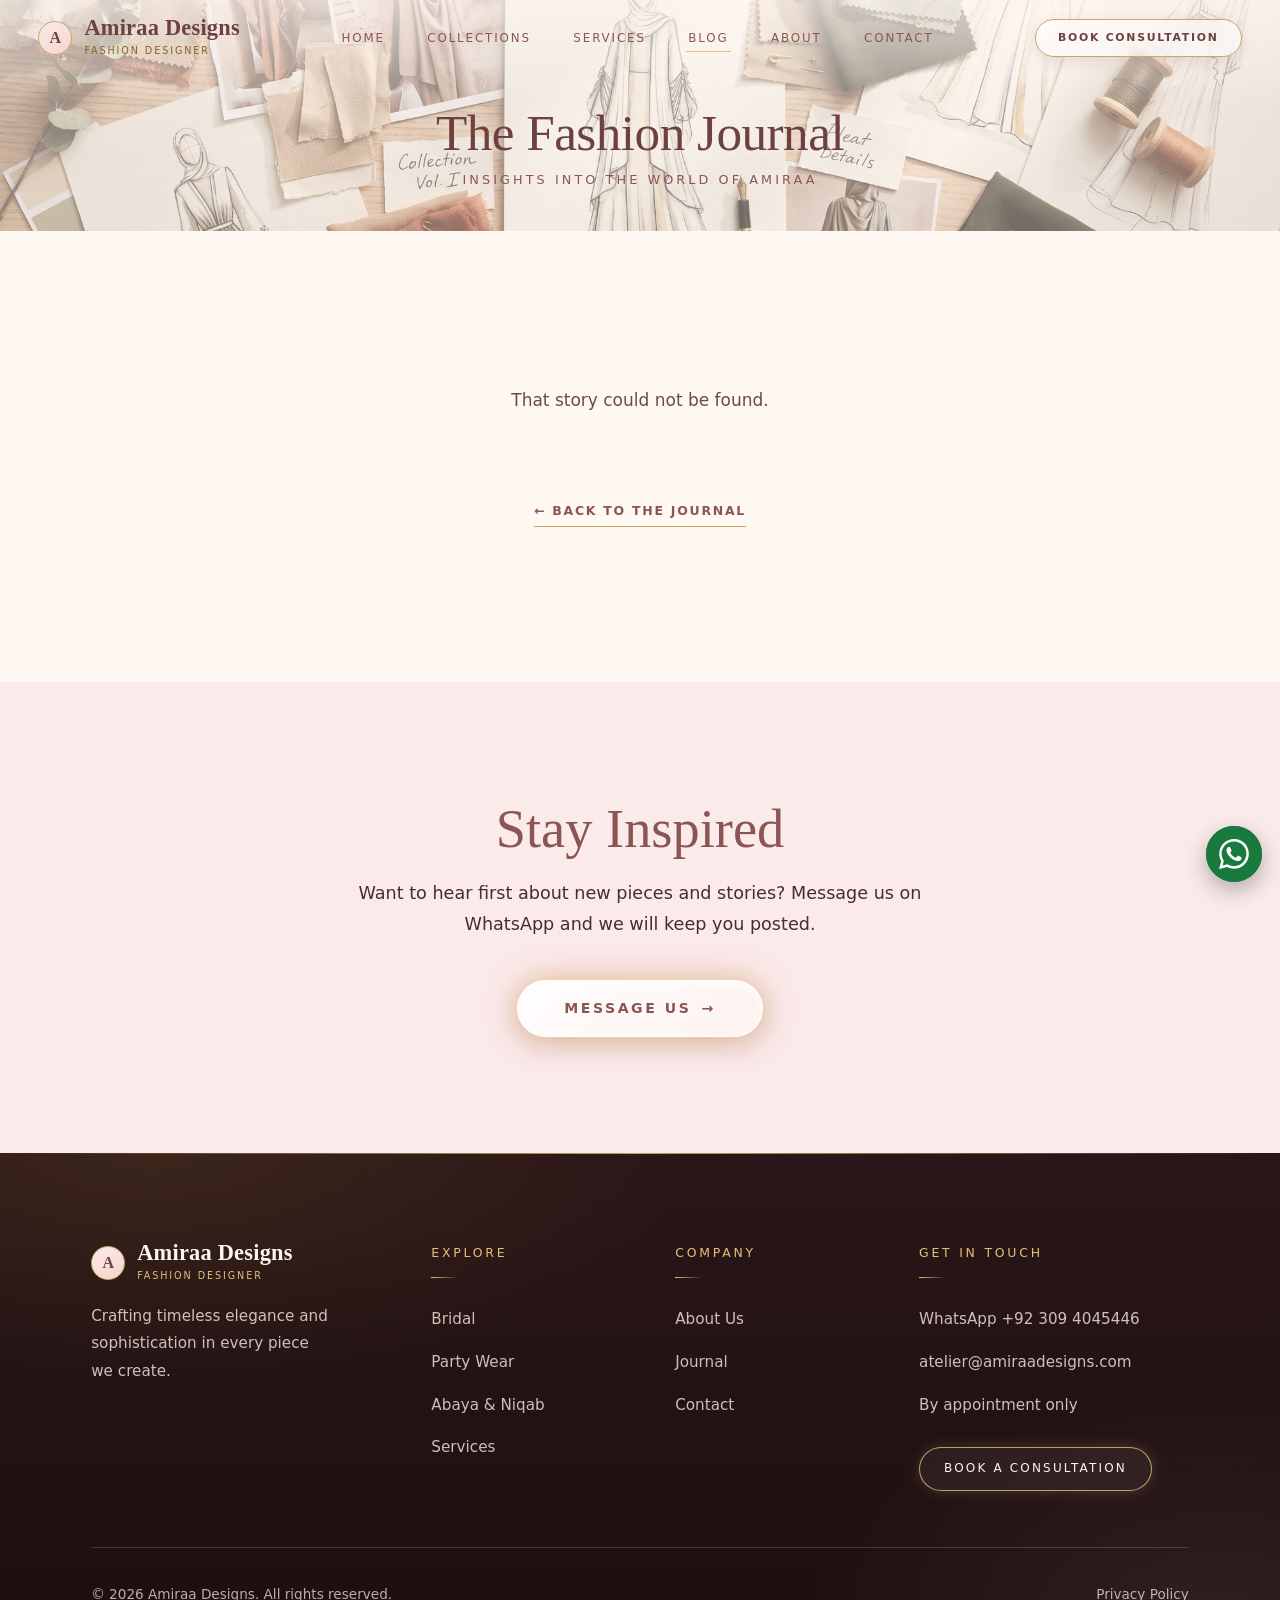
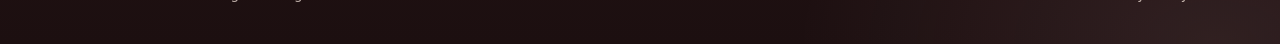
<file: post.html>
<!DOCTYPE html>
<html lang="en">

<head>
  <meta charset="UTF-8" />
  <meta http-equiv="Content-Security-Policy" content="default-src 'self'; script-src 'self'; style-src 'self' 'unsafe-inline' https://fonts.googleapis.com; font-src https://fonts.gstatic.com; img-src 'self' data:; connect-src 'self'; form-action 'self'; base-uri 'self'; object-src 'none'" />
  <meta property="og:type" content="website" />
  <meta property="og:site_name" content="Amiraa Designs" />
  <meta property="og:title" content="The Fashion Journal – Amiraa Designs | Stories of Elegance" />
  <meta property="og:description" content="Explore the Amiraa Designs Blog for the latest fashion trends, luxury bridal tips, and stories from our atelier. Your destination for elegance." />
  <meta property="og:image" content="https://YOUR-DOMAIN.com/images/imperial-crimson-ensemble.jpg" />
  <meta property="og:url" content="https://YOUR-DOMAIN.com/post" />
  <meta name="twitter:card" content="summary_large_image" />
  <link rel="icon" href="favicon.svg" type="image/svg+xml" />
  <meta name="viewport" content="width=device-width, initial-scale=1.0" />
  <meta name="theme-color" content="#8B5553" />
  <meta name="description" content="Explore the Amiraa Designs Blog for the latest fashion trends, luxury bridal tips, and stories from our atelier. Your destination for elegance." />
  <meta name="keywords" content="fashion journal, bridal blog, luxury fashion trends, modest wear styling, Amiraa Designs" />
  <title>The Fashion Journal – Amiraa Designs | Stories of Elegance</title>
  <link rel="preconnect" href="https://fonts.googleapis.com">
  <link rel="preconnect" href="https://fonts.gstatic.com" crossorigin>
  <link href="https://fonts.googleapis.com/css2?family=Playfair+Display:ital,wght@0,400;0,500;0,600;0,700;1,400&family=Poppins:wght@300;400;500;600&display=swap" rel="stylesheet">
  <link rel="stylesheet" href="assets/css/style.css">
  <link rel="stylesheet" href="assets/css/fx.css">
  <noscript><style>/*ReduceNoJs*/#splash-screen{display:none !important}body.no-scroll{overflow:auto}.reveal{opacity:1 !important;transform:none !important}.hero-content,.hero-title,.hero-subtitle,.hero-desc,.hero-scroll{opacity:1 !important;transform:none !important}</style></noscript>
</head>

<body>
  <a class="skip-link" href="#main">Skip to content</a>

  <nav id="navbar" aria-label="Main">
    <a href="index.html" class="nav-logo" aria-label="Amiraa Designs – home">
      <span class="nav-logo-icon" aria-hidden="true">A</span>
      <span class="nav-logo-text">
        <strong>Amiraa Designs</strong>
        <span>Fashion Designer</span>
      </span>
    </a>
    <ul class="nav-links">
      <li><a href="index.html">Home</a></li>
      <li><a href="collections.html">Collections</a></li>
      <li><a href="services.html">Services</a></li>
      <li><a href="blog.html" class="active" aria-current="page">Blog</a></li>
      <li><a href="about.html">About</a></li>
      <li><a href="contact.html">Contact</a></li>
    </ul>
    <div class="nav-actions">
      <a href="contact.html" class="nav-btn-cta">Book Consultation</a>
      <button class="hamburger" id="hamburger" type="button" aria-label="Open menu" aria-controls="mobileMenu" aria-expanded="false">
        <span></span><span></span><span></span>
      </button>
    </div>
  </nav>

  <div class="mobile-menu" id="mobileMenu" role="region" aria-label="Menu">
    <a href="index.html">Home</a>
    <a href="collections.html">Collections</a>
    <a href="services.html">Services</a>
    <a href="blog.html" aria-current="page">Blog</a>
    <a href="about.html">About</a>
    <a href="contact.html">Contact</a>
    <a href="contact.html" class="btn-light">
      <span class="btn-text">Book Consultation <span class="arrow">→</span></span>
    </a>
  </div>

  <main id="main">
  <header class="page-header">
    <div class="page-header-bg ph-blog" aria-hidden="true"></div>
    <div class="page-header-content">
      <h1 class="reveal" id="postTitle">The Fashion Journal</h1>
      <p class="reveal reveal-delay-1" id="postMeta">Insights into the World of Amiraa</p>
    </div>
  </header>

  <section id="blog-content" aria-label="Story">
    <div class="container">
      <article class="post-wrap" id="postApp"><p class="collections-empty">Loading story…</p></article>
    </div>
  </section>

  <section id="cta">
    <div class="sparkle-bg" aria-hidden="true"></div>
    <div class="container">
      <h2 class="reveal">Stay Inspired</h2>
      <p class="reveal reveal-delay-1">Want to hear first about new pieces and stories? Message us on WhatsApp and we will keep you posted.</p>
      <div class="cta-actions reveal reveal-delay-2">
        <a href="https://wa.me/923094045446?text=Hello%20Amiraa%20Designs%2C%20please%20keep%20me%20posted%20about%20new%20pieces%20and%20stories." class="btn-light" target="_blank" rel="noopener noreferrer">
          <span class="btn-text">Message Us <span class="arrow" aria-hidden="true">→</span></span>
          <span class="sparkle-container" aria-hidden="true"><div class="sparkle"></div><div class="sparkle"></div><div class="sparkle"></div><div class="sparkle"></div><div class="sparkle"></div><div class="sparkle"></div><div class="sparkle"></div><div class="sparkle"></div><div class="sparkle"></div><div class="sparkle"></div></span>
        </a>
      </div>
    </div>
  </section>
</main>

  <footer>
    <div class="container">
      <div class="footer-top">
        <div class="footer-brand">
          <a href="index.html" class="nav-logo" aria-label="Amiraa Designs – home">
            <span class="nav-logo-icon" aria-hidden="true">A</span>
            <span class="nav-logo-text">
              <strong>Amiraa Designs</strong>
              <span>Fashion Designer</span>
            </span>
          </a>
          <p>Crafting timeless elegance and sophistication in every piece we create.</p>
        </div>
        <div class="footer-col">
          <h3>Explore</h3>
          <ul>
            <li><a href="collections.html?cat=bridal">Bridal</a></li>
            <li><a href="collections.html?cat=party">Party Wear</a></li>
            <li><a href="collections.html?cat=modest">Abaya &amp; Niqab</a></li>
            <li><a href="services.html">Services</a></li>
          </ul>
        </div>
        <div class="footer-col">
          <h3>Company</h3>
          <ul>
            <li><a href="about.html">About Us</a></li>
            <li><a href="blog.html">Journal</a></li>
            <li><a href="contact.html">Contact</a></li>
          </ul>
        </div>
        <div class="footer-col">
          <h3>Get in Touch</h3>
          <ul>
            <li><a href="https://wa.me/923094045446" target="_blank" rel="noopener noreferrer">WhatsApp +92 309 4045446<span class="sr-only"> (opens in a new tab)</span></a></li>
            <li><a href="mailto:atelier@amiraadesigns.com">atelier@amiraadesigns.com</a></li>
            <li><span>By appointment only</span></li>
          </ul>
          <a class="footer-cta" href="contact.html">Book a Consultation</a>
        </div>
      </div>
      <div class="footer-bottom">
        <p>© 2026 Amiraa Designs. All rights reserved.</p>
        <div class="footer-links">
          <a href="privacy.html">Privacy Policy</a>
        </div>
      </div>
    </div>
  </footer>

  <script src="assets/vendor/marked.umd.js"></script>
  <script src="assets/vendor/purify.min.js"></script>
  <script src="assets/js/script.js"></script>
  <script src="assets/js/fx.js"></script>
  <script src="assets/js/content.js"></script>
</body>

</html>
</file>
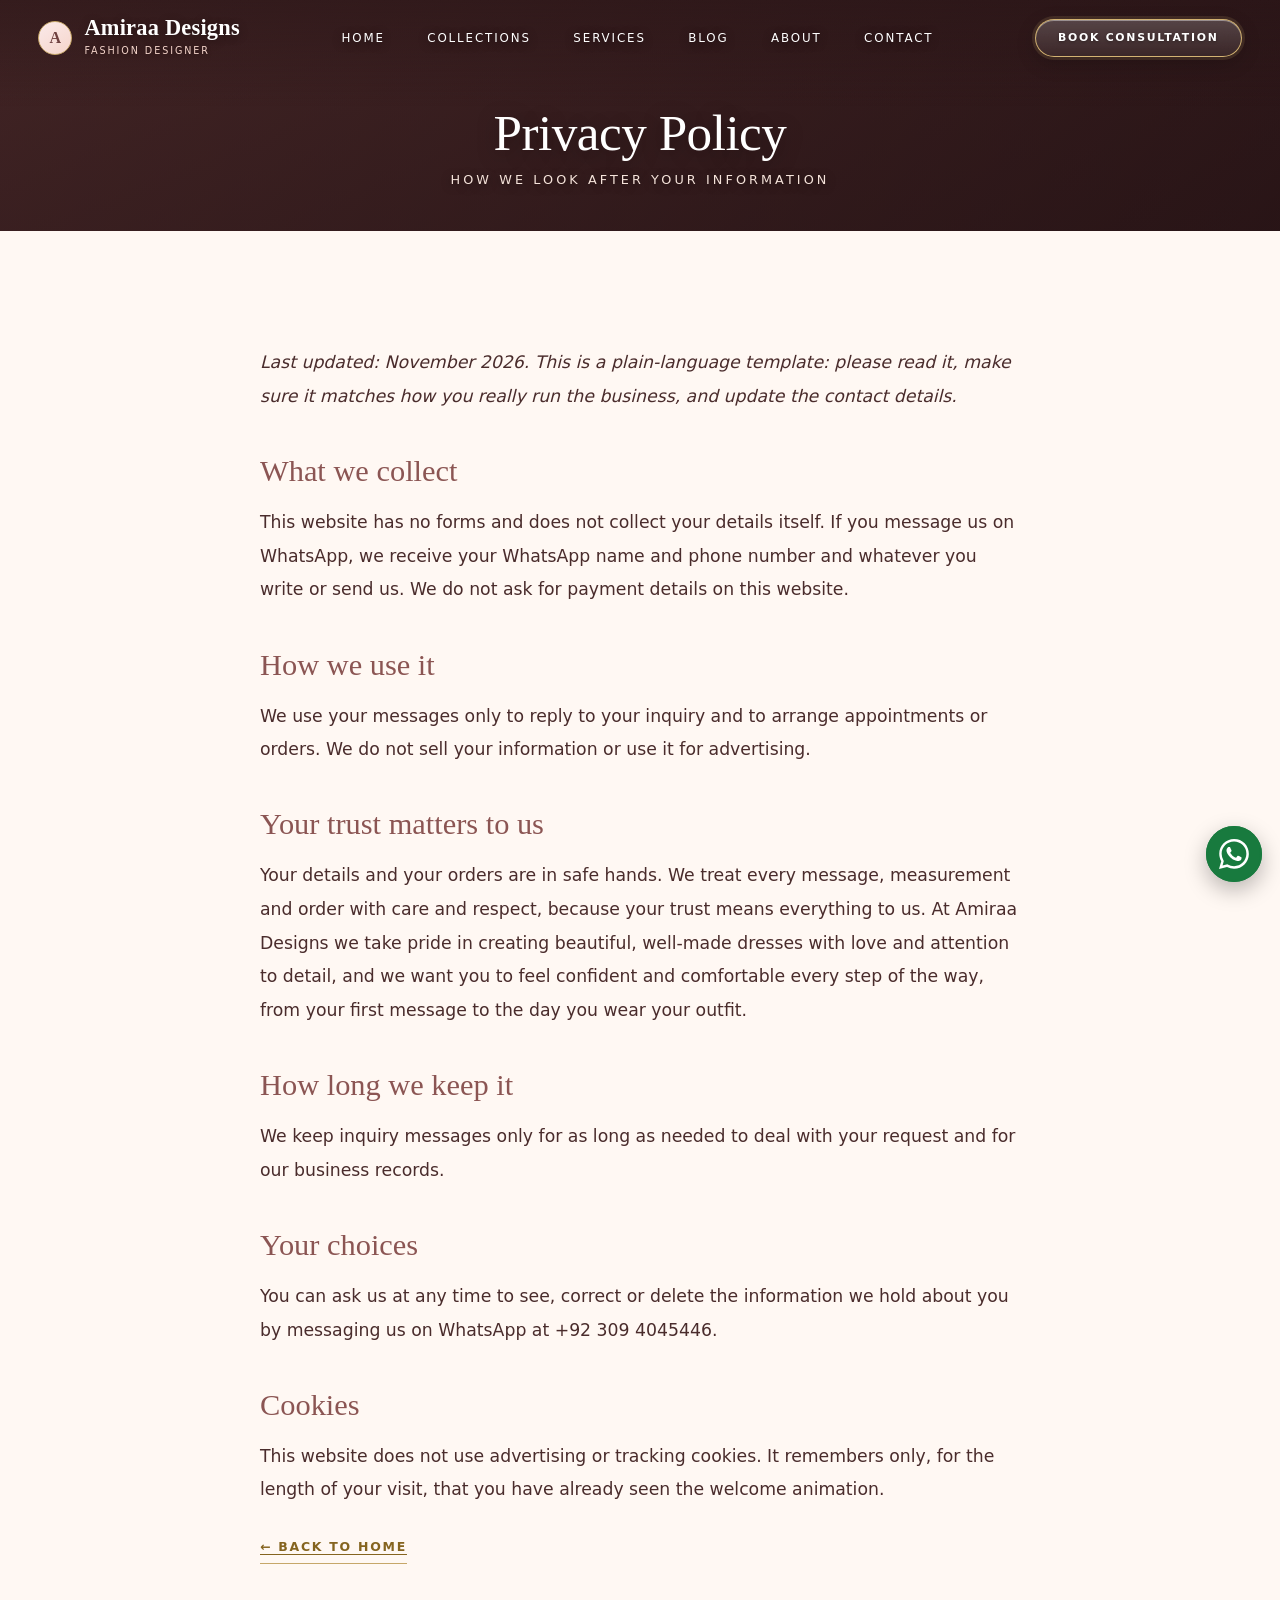
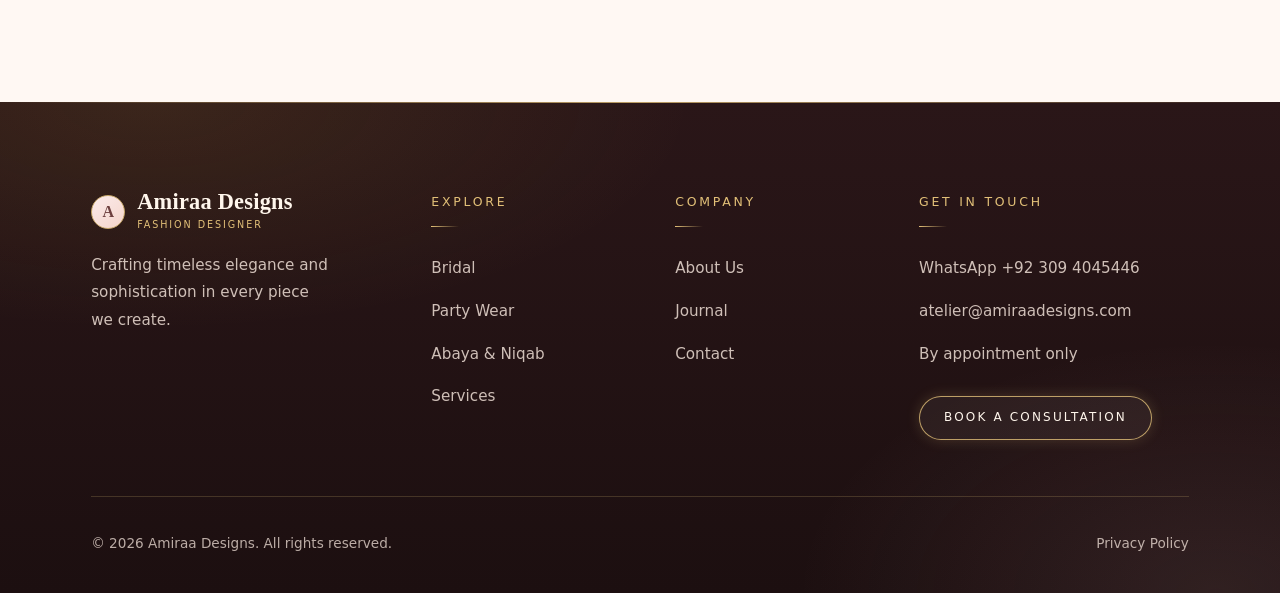
<file: privacy.html>
<!DOCTYPE html>
<html lang="en">

<head>
  <meta charset="UTF-8" />
  <meta http-equiv="Content-Security-Policy" content="default-src 'self'; script-src 'self'; style-src 'self' 'unsafe-inline' https://fonts.googleapis.com; font-src https://fonts.gstatic.com; img-src 'self' data:; connect-src 'self'; form-action 'self'; base-uri 'self'; object-src 'none'" />
  <meta property="og:type" content="website" />
  <meta property="og:site_name" content="Amiraa Designs" />
  <meta property="og:title" content="Privacy Policy – Amiraa Designs" />
  <meta property="og:description" content="How Amiraa Designs collects, uses and protects the information you send us." />
  <meta property="og:image" content="https://YOUR-DOMAIN.com/images/imperial-crimson-ensemble.jpg" />
  <meta property="og:url" content="https://YOUR-DOMAIN.com/privacy" />
  <meta name="twitter:card" content="summary_large_image" />
  <link rel="icon" href="favicon.svg" type="image/svg+xml" />
  <meta name="viewport" content="width=device-width, initial-scale=1.0" />
  <meta name="theme-color" content="#8B5553" />
  <meta name="description" content="How Amiraa Designs collects, uses and protects the information you send us." />
    <title>Privacy Policy – Amiraa Designs</title>
  <link rel="preconnect" href="https://fonts.googleapis.com">
  <link rel="preconnect" href="https://fonts.gstatic.com" crossorigin>
  <link href="https://fonts.googleapis.com/css2?family=Playfair+Display:ital,wght@0,400;0,500;0,600;0,700;1,400&family=Poppins:wght@300;400;500;600&display=swap" rel="stylesheet">
  <link rel="stylesheet" href="assets/css/style.css">
  <link rel="stylesheet" href="assets/css/fx.css">
  <noscript><style>/*ReduceNoJs*/#splash-screen{display:none !important}body.no-scroll{overflow:auto}.reveal{opacity:1 !important;transform:none !important}.hero-content,.hero-title,.hero-subtitle,.hero-desc,.hero-scroll{opacity:1 !important;transform:none !important}</style></noscript>
</head>

<body>
  <a class="skip-link" href="#main">Skip to content</a>

  <nav id="navbar" aria-label="Main">
    <a href="index.html" class="nav-logo" aria-label="Amiraa Designs – home">
      <span class="nav-logo-icon" aria-hidden="true">A</span>
      <span class="nav-logo-text">
        <strong>Amiraa Designs</strong>
        <span>Fashion Designer</span>
      </span>
    </a>
    <ul class="nav-links">
      <li><a href="index.html">Home</a></li>
      <li><a href="collections.html">Collections</a></li>
      <li><a href="services.html">Services</a></li>
      <li><a href="blog.html">Blog</a></li>
      <li><a href="about.html">About</a></li>
      <li><a href="contact.html">Contact</a></li>
    </ul>
    <div class="nav-actions">
      <a href="contact.html" class="nav-btn-cta">Book Consultation</a>
      <button class="hamburger" id="hamburger" type="button" aria-label="Open menu" aria-controls="mobileMenu" aria-expanded="false">
        <span></span><span></span><span></span>
      </button>
    </div>
  </nav>

  <div class="mobile-menu" id="mobileMenu" role="region" aria-label="Menu">
    <a href="index.html">Home</a>
    <a href="collections.html">Collections</a>
    <a href="services.html">Services</a>
    <a href="blog.html">Blog</a>
    <a href="about.html">About</a>
    <a href="contact.html">Contact</a>
    <a href="contact.html" class="btn-light">
      <span class="btn-text">Book Consultation <span class="arrow">→</span></span>
    </a>
  </div>

  <main id="main">

  <header class="page-header">
    <div class="page-header-bg ph-plain" aria-hidden="true"></div>
    <div class="page-header-content">
      <h1 class="reveal">Privacy Policy</h1>
      <p class="reveal reveal-delay-1">How we look after your information</p>
    </div>
  </header>

  <section id="blog-content">
    <div class="container">
      <article class="post-wrap">
        <div class="post-body">
          <p><em>Last updated: November 2026. This is a plain-language template: please read it, make sure it matches how you really run the business, and update the contact details.</em></p>
          <h2>What we collect</h2>
          <p>This website has no forms and does not collect your details itself. If you message us on WhatsApp, we receive your WhatsApp name and phone number and whatever you write or send us. We do not ask for payment details on this website.</p>
          <h2>How we use it</h2>
          <p>We use your messages only to reply to your inquiry and to arrange appointments or orders. We do not sell your information or use it for advertising.</p>
          <h2>Your trust matters to us</h2>
          <p>Your details and your orders are in safe hands. We treat every message, measurement and order with care and respect, because your trust means everything to us. At Amiraa Designs we take pride in creating beautiful, well-made dresses with love and attention to detail, and we want you to feel confident and comfortable every step of the way, from your first message to the day you wear your outfit.</p>
          <h2>How long we keep it</h2>
          <p>We keep inquiry messages only for as long as needed to deal with your request and for our business records.</p>
          <h2>Your choices</h2>
          <p>You can ask us at any time to see, correct or delete the information we hold about you by messaging us on WhatsApp at +92 309 4045446.</p>
          <h2>Cookies</h2>
          <p>This website does not use advertising or tracking cookies. It remembers only, for the length of your visit, that you have already seen the welcome animation.</p>
          <p><a href="index.html" class="blog-link">← Back to Home</a></p>
        </div>
      </article>
    </div>
  </section>
  </main>

  <footer>
    <div class="container">
      <div class="footer-top">
        <div class="footer-brand">
          <a href="index.html" class="nav-logo" aria-label="Amiraa Designs – home">
            <span class="nav-logo-icon" aria-hidden="true">A</span>
            <span class="nav-logo-text">
              <strong>Amiraa Designs</strong>
              <span>Fashion Designer</span>
            </span>
          </a>
          <p>Crafting timeless elegance and sophistication in every piece we create.</p>
        </div>
        <div class="footer-col">
          <h3>Explore</h3>
          <ul>
            <li><a href="collections.html?cat=bridal">Bridal</a></li>
            <li><a href="collections.html?cat=party">Party Wear</a></li>
            <li><a href="collections.html?cat=modest">Abaya &amp; Niqab</a></li>
            <li><a href="services.html">Services</a></li>
          </ul>
        </div>
        <div class="footer-col">
          <h3>Company</h3>
          <ul>
            <li><a href="about.html">About Us</a></li>
            <li><a href="blog.html">Journal</a></li>
            <li><a href="contact.html">Contact</a></li>
          </ul>
        </div>
        <div class="footer-col">
          <h3>Get in Touch</h3>
          <ul>
            <li><a href="https://wa.me/923094045446" target="_blank" rel="noopener noreferrer">WhatsApp +92 309 4045446<span class="sr-only"> (opens in a new tab)</span></a></li>
            <li><a href="mailto:atelier@amiraadesigns.com">atelier@amiraadesigns.com</a></li>
            <li><span>By appointment only</span></li>
          </ul>
          <a class="footer-cta" href="contact.html">Book a Consultation</a>
        </div>
      </div>
      <div class="footer-bottom">
        <p>© 2026 Amiraa Designs. All rights reserved.</p>
        <div class="footer-links">
          <a href="privacy.html">Privacy Policy</a>
        </div>
      </div>
    </div>
  </footer>

  <script src="assets/js/script.js"></script>
  <script src="assets/js/fx.js"></script>
</body>

</html>
</file>
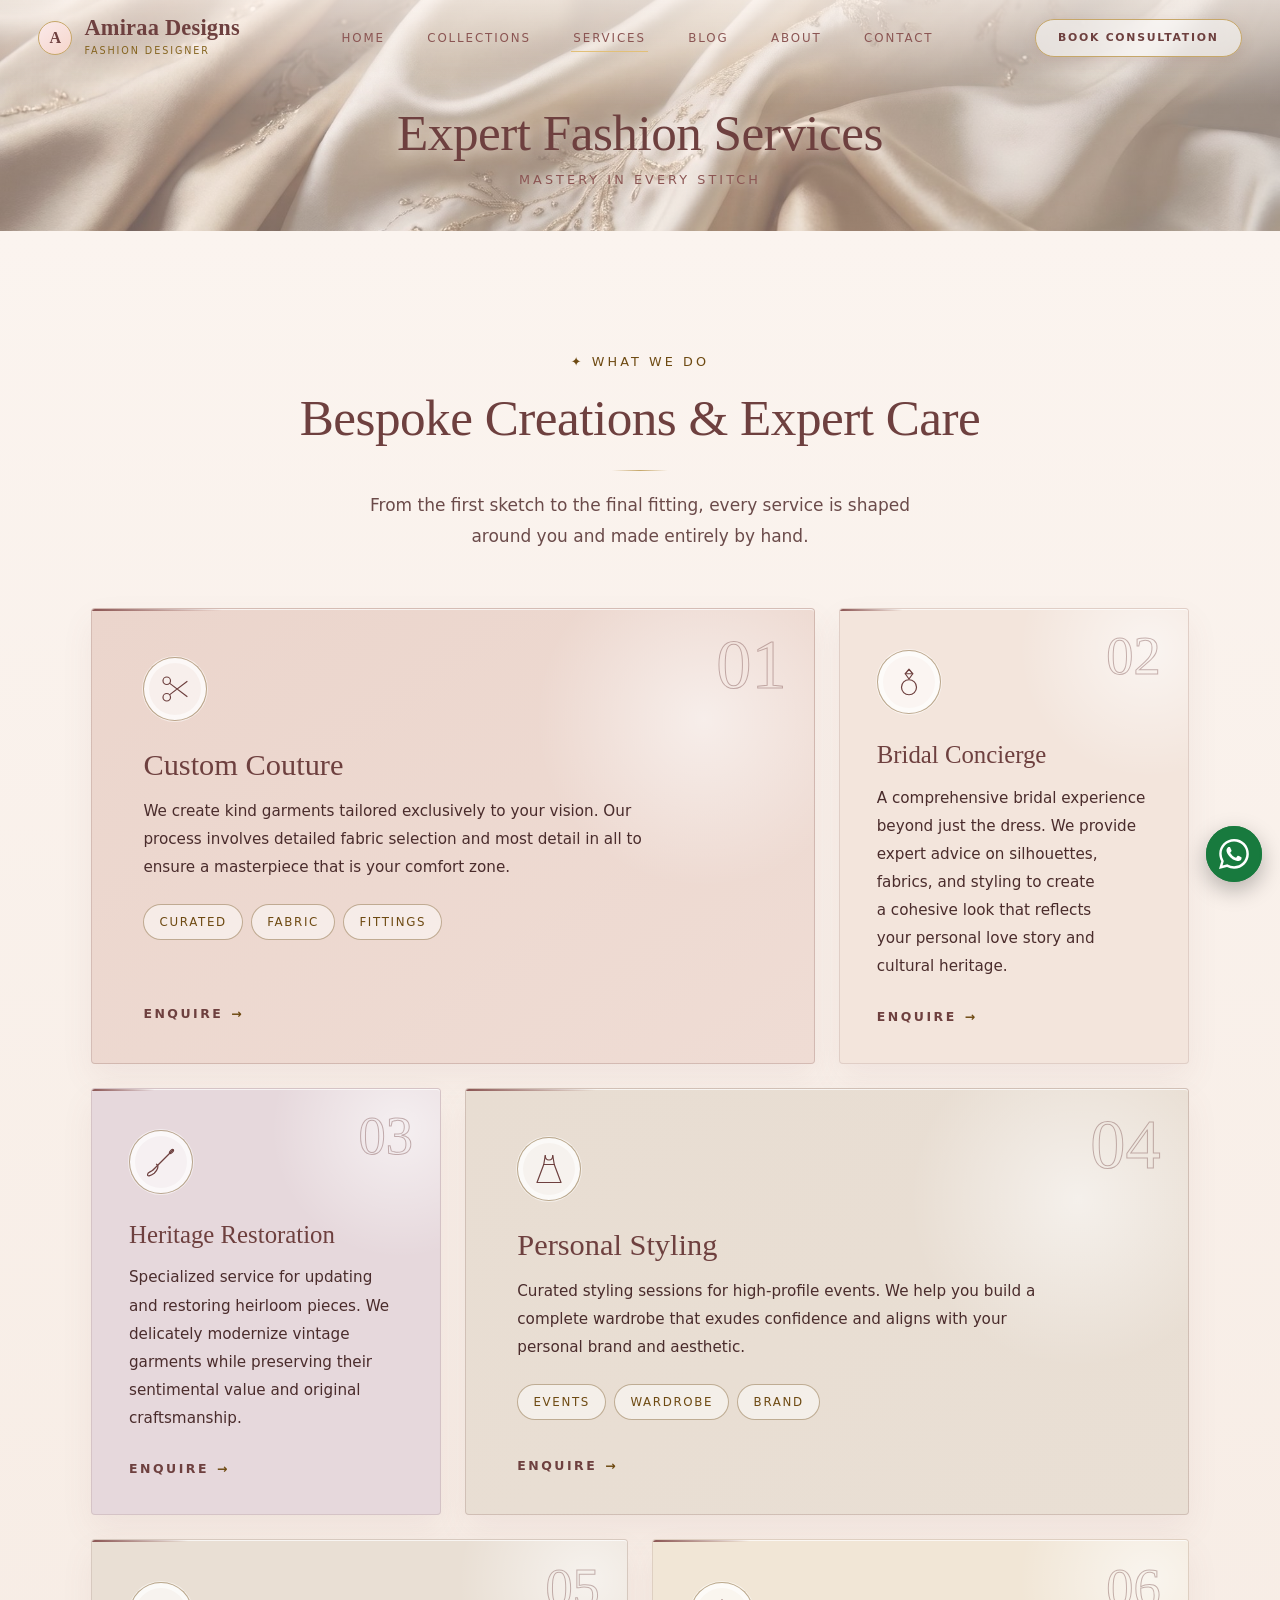
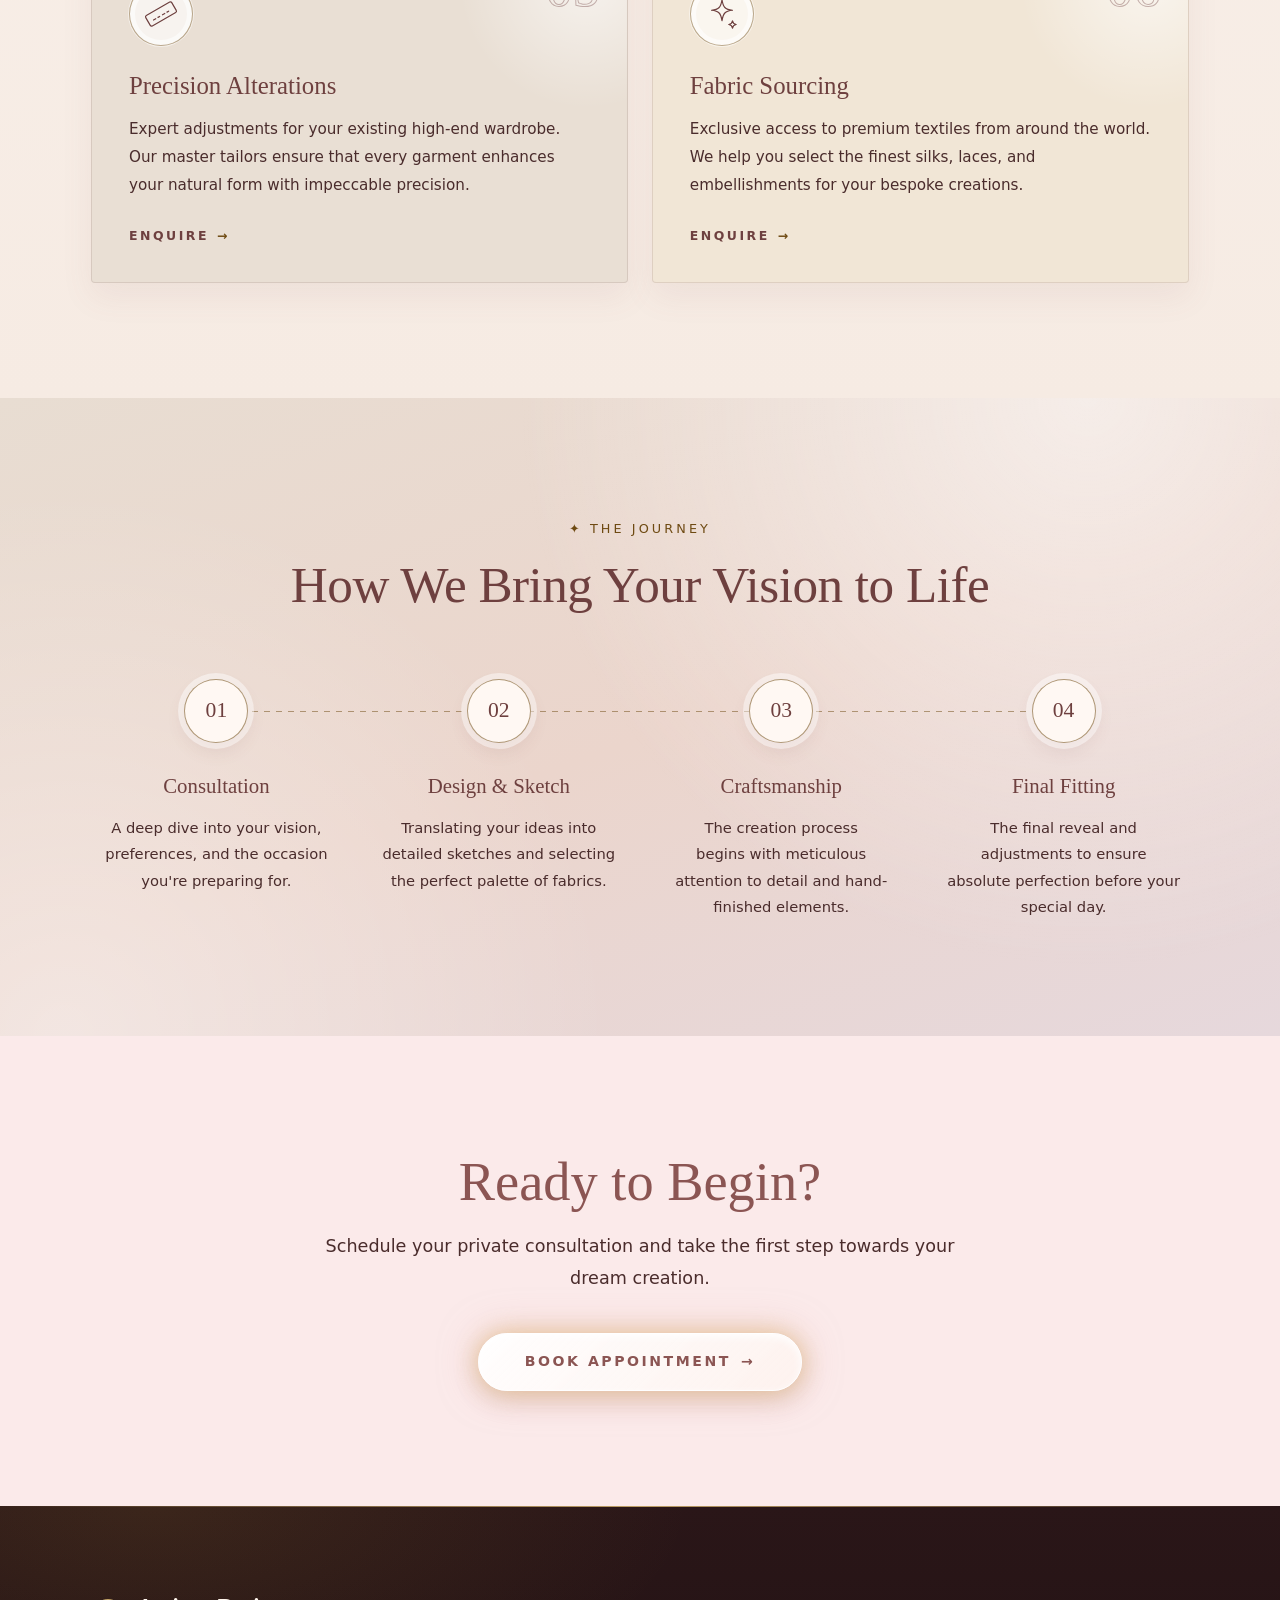
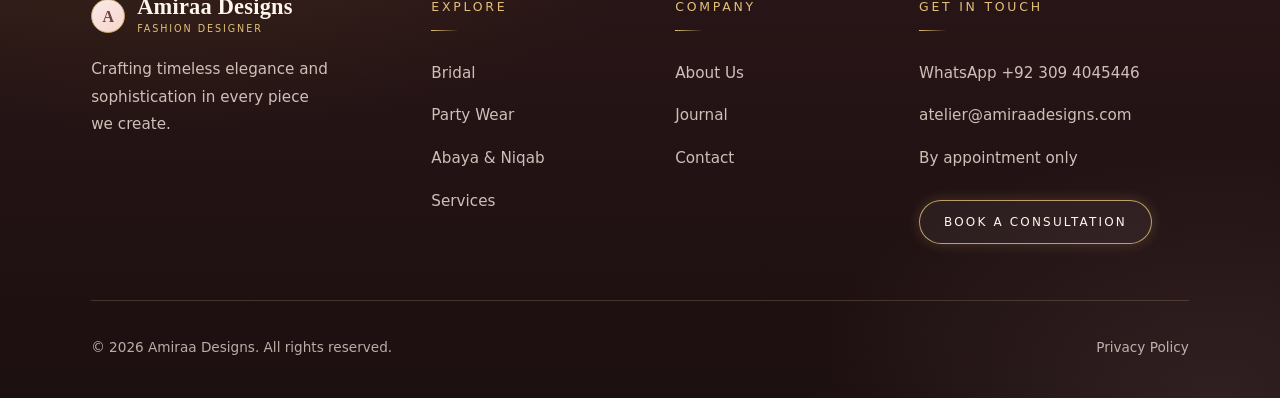
<file: services.html>
<!DOCTYPE html>
<html lang="en">

<head>
  <meta charset="UTF-8" />
  <meta http-equiv="Content-Security-Policy" content="default-src 'self'; script-src 'self'; style-src 'self' 'unsafe-inline' https://fonts.googleapis.com; font-src https://fonts.gstatic.com; img-src 'self' data:; connect-src 'self'; form-action 'self'; base-uri 'self'; object-src 'none'" />
  <meta property="og:type" content="website" />
  <meta property="og:site_name" content="Amiraa Designs" />
  <meta property="og:title" content="Our Services – Amiraa Designs | Custom Fashion & Bridal Excellence" />
  <meta property="og:description" content="Explore the professional fashion services at Amiraa Designs. From custom bridal design to expert consultations and alterations, we bring your vision to life." />
  <meta property="og:image" content="https://YOUR-DOMAIN.com/images/imperial-crimson-ensemble.jpg" />
  <meta property="og:url" content="https://YOUR-DOMAIN.com/services" />
  <meta name="twitter:card" content="summary_large_image" />
  <link rel="icon" href="favicon.svg" type="image/svg+xml" />
  <meta name="viewport" content="width=device-width, initial-scale=1.0" />
  <meta name="theme-color" content="#8B5553" />
  <meta name="description" content="Explore the professional fashion services at Amiraa Designs. From custom bridal design to expert consultations and alterations, we bring your vision to life." />
  <meta name="keywords" content="bridal design services, custom dressmaking, fashion consultation, garment alterations, Amiraa Designs" />
  <title>Our Services – Amiraa Designs | Custom Fashion & Bridal Excellence</title>
  <link rel="preconnect" href="https://fonts.googleapis.com">
  <link rel="preconnect" href="https://fonts.gstatic.com" crossorigin>
  <link href="https://fonts.googleapis.com/css2?family=Playfair+Display:ital,wght@0,400;0,500;0,600;0,700;1,400&family=Poppins:wght@300;400;500;600&display=swap" rel="stylesheet">
  <link rel="stylesheet" href="assets/css/style.css">
  <link rel="stylesheet" href="assets/css/fx.css">
  <noscript><style>/*ReduceNoJs*/#splash-screen{display:none !important}body.no-scroll{overflow:auto}.reveal{opacity:1 !important;transform:none !important}.hero-content,.hero-title,.hero-subtitle,.hero-desc,.hero-scroll{opacity:1 !important;transform:none !important}</style></noscript>
</head>

<body class="page-services">
  <a class="skip-link" href="#main">Skip to content</a>

  <nav id="navbar" aria-label="Main">
    <a href="index.html" class="nav-logo" aria-label="Amiraa Designs – home">
      <span class="nav-logo-icon" aria-hidden="true">A</span>
      <span class="nav-logo-text">
        <strong>Amiraa Designs</strong>
        <span>Fashion Designer</span>
      </span>
    </a>
    <ul class="nav-links">
      <li><a href="index.html">Home</a></li>
      <li><a href="collections.html">Collections</a></li>
      <li><a href="services.html" class="active" aria-current="page">Services</a></li>
      <li><a href="blog.html">Blog</a></li>
      <li><a href="about.html">About</a></li>
      <li><a href="contact.html">Contact</a></li>
    </ul>
    <div class="nav-actions">
      <a href="contact.html" class="nav-btn-cta">Book Consultation</a>
      <button class="hamburger" id="hamburger" type="button" aria-label="Open menu" aria-controls="mobileMenu" aria-expanded="false">
        <span></span><span></span><span></span>
      </button>
    </div>
  </nav>

  <div class="mobile-menu" id="mobileMenu" role="region" aria-label="Menu">
    <a href="index.html">Home</a>
    <a href="collections.html">Collections</a>
    <a href="services.html" aria-current="page">Services</a>
    <a href="blog.html">Blog</a>
    <a href="about.html">About</a>
    <a href="contact.html">Contact</a>
    <a href="contact.html" class="btn-light">
      <span class="btn-text">Book Consultation <span class="arrow">→</span></span>
    </a>
  </div>

  <main id="main">

  <header class="page-header">
    <div class="page-header-bg ph-services" aria-hidden="true"></div>
    <div class="page-header-content">
      <h1 class="reveal">Expert Fashion Services</h1>
      <p class="reveal reveal-delay-1">Mastery in Every Stitch</p>
    </div>
  </header>

  <section id="services">
    <div class="container">
      <div class="section-head reveal">
        <div class="label">✦ What We Do</div>
        <h2>Bespoke Creations &amp; Expert Care</h2>
        <span class="head-rule" aria-hidden="true"></span>
        <p class="head-intro">From the first sketch to the final fitting, every service is shaped around you and made entirely by hand.</p>
      </div>
      <div class="services-grid">
        <article class="service-card reveal is-feature">
          <span class="service-num" aria-hidden="true">01</span>
          <div class="service-icon"><svg viewBox="0 0 48 48" fill="none" stroke="currentColor" stroke-width="1.4" stroke-linecap="round" stroke-linejoin="round" aria-hidden="true"><circle cx="13" cy="35" r="5"/><circle cx="13" cy="13" r="5"/><path d="M17 16.5 40 34M17 31.5 40 14"/></svg></div>
          <h3>Custom Couture</h3>
          <p>We create kind garments tailored exclusively to your vision. Our process involves detailed fabric selection and most detail in all to ensure a masterpiece that is your comfort zone.</p>
          <div class="service-tags"><span>Curated</span><span>Fabric</span><span>Fittings</span></div>
          <a class="service-link" href="contact.html">Enquire <span aria-hidden="true">→</span></a>
        </article>
        <article class="service-card reveal reveal-delay-1">
          <span class="service-num" aria-hidden="true">02</span>
          <div class="service-icon"><svg viewBox="0 0 48 48" fill="none" stroke="currentColor" stroke-width="1.4" stroke-linecap="round" stroke-linejoin="round" aria-hidden="true"><path d="M24 20 19 13l5-6 5 6z"/><path d="M19 13h10"/><circle cx="24" cy="31" r="10"/></svg></div>
          <h3>Bridal Concierge</h3>
          <p>A comprehensive bridal experience beyond just the dress. We provide expert advice on silhouettes, fabrics, and styling to create a cohesive look that reflects your personal love story and cultural heritage.</p>
          <a class="service-link" href="contact.html">Enquire <span aria-hidden="true">→</span></a>
        </article>
        <article class="service-card reveal reveal-delay-2">
          <span class="service-num" aria-hidden="true">03</span>
          <div class="service-icon"><svg viewBox="0 0 48 48" fill="none" stroke="currentColor" stroke-width="1.4" stroke-linecap="round" stroke-linejoin="round" aria-hidden="true"><path d="M40 8 14 34"/><ellipse cx="38" cy="10" rx="1.6" ry="3.4" transform="rotate(45 38 10)"/><path d="M14 34c-4 4-8 3-8 7 0 3 5 1 9-2 4-4 7-10 3-12"/></svg></div>
          <h3>Heritage Restoration</h3>
          <p>Specialized service for updating and restoring heirloom pieces. We delicately modernize vintage garments while preserving their sentimental value and original craftsmanship.</p>
          <a class="service-link" href="contact.html">Enquire <span aria-hidden="true">→</span></a>
        </article>
        <article class="service-card reveal is-feature">
          <span class="service-num" aria-hidden="true">04</span>
          <div class="service-icon"><svg viewBox="0 0 48 48" fill="none" stroke="currentColor" stroke-width="1.4" stroke-linecap="round" stroke-linejoin="round" aria-hidden="true"><path d="M19 6c0 4 2 6 5 6s5-2 5-6"/><path d="M19 6 17 18l-9 24h32L31 18 29 6"/><path d="M17 18h14"/></svg></div>
          <h3>Personal Styling</h3>
          <p>Curated styling sessions for high-profile events. We help you build a complete wardrobe that exudes confidence and aligns with your personal brand and aesthetic.</p>
          <div class="service-tags"><span>Events</span><span>Wardrobe</span><span>Brand</span></div>
          <a class="service-link" href="contact.html">Enquire <span aria-hidden="true">→</span></a>
        </article>
        <article class="service-card reveal reveal-delay-1 is-half">
          <span class="service-num" aria-hidden="true">05</span>
          <div class="service-icon"><svg viewBox="0 0 48 48" fill="none" stroke="currentColor" stroke-width="1.4" stroke-linecap="round" stroke-linejoin="round" aria-hidden="true"><rect x="4" y="16" width="40" height="16" rx="2" transform="rotate(-30 24 24)"/><path d="M14 24l3 -1.7M20 20.5l2.2-1.3M26 17l3-1.7M32 13.5l2.2-1.3" transform="translate(0 8)"/></svg></div>
          <h3>Precision Alterations</h3>
          <p>Expert adjustments for your existing high-end wardrobe. Our master tailors ensure that every garment enhances your natural form with impeccable precision.</p>
          <a class="service-link" href="contact.html">Enquire <span aria-hidden="true">→</span></a>
        </article>
        <article class="service-card reveal reveal-delay-2 is-half">
          <span class="service-num" aria-hidden="true">06</span>
          <div class="service-icon"><svg viewBox="0 0 48 48" fill="none" stroke="currentColor" stroke-width="1.4" stroke-linecap="round" stroke-linejoin="round" aria-hidden="true"><path d="M24 5c1.5 10 4 13 14 14-10 1-12.500 4-14 14-1.500-10-4-13-14-14 10-1 12.500-4 14-14z"/><path d="M38 33c.5 3.500 1.500 4.500 5 5-3.500.5-4.500 1.500-5 5-.5-3.500-1.500-4.500-5-5 3.500-.5 4.500-1.500 5-5z"/></svg></div>
          <h3>Fabric Sourcing</h3>
          <p>Exclusive access to premium textiles from around the world. We help you select the finest silks, laces, and embellishments for your bespoke creations.</p>
          <a class="service-link" href="contact.html">Enquire <span aria-hidden="true">→</span></a>
        </article>
      </div>
    </div>
  </section>

  <section class="process-section" aria-label="Our process">
    <div class="container">
      <div class="section-head reveal">
        <div class="label">✦ The Journey</div>
        <h2>How We Bring Your Vision to Life</h2>
      </div>
      <div class="process-grid">
        <div class="process-item reveal">
          <div class="process-step">01</div>
          <h3>Consultation</h3>
          <p>A deep dive into your vision, preferences, and the occasion you're preparing for.</p>
        </div>
        <div class="process-item reveal reveal-delay-1">
          <div class="process-step">02</div>
          <h3>Design & Sketch</h3>
          <p>Translating your ideas into detailed sketches and selecting the perfect palette of fabrics.</p>
        </div>
        <div class="process-item reveal reveal-delay-2">
          <div class="process-step">03</div>
          <h3>Craftsmanship</h3>
          <p>The creation process begins with meticulous attention to detail and hand-finished elements.</p>
        </div>
        <div class="process-item reveal reveal-delay-3">
          <div class="process-step">04</div>
          <h3>Final Fitting</h3>
          <p>The final reveal and adjustments to ensure absolute perfection before your special day.</p>
        </div>
      </div>
    </div>
  </section>

  <section id="cta">
    <div class="sparkle-bg"></div>
    <div class="container">
      <h2 class="reveal">Ready to Begin?</h2>

      <p class="reveal reveal-delay-1">Schedule your private consultation and take the first step towards your dream creation.</p>
      <a href="contact.html" class="btn-light reveal reveal-delay-2">
        <span class="btn-text">Book Appointment <span class="arrow">→</span></span>
        <div class="sparkle-container">
          <div class="sparkle"></div><div class="sparkle"></div><div class="sparkle"></div><div class="sparkle"></div>
          <div class="sparkle"></div><div class="sparkle"></div><div class="sparkle"></div><div class="sparkle"></div>
        </div>
      </a>
    </div>
  </section>
  </main>

  <footer>
    <div class="container">
      <div class="footer-top">
        <div class="footer-brand">
          <a href="index.html" class="nav-logo" aria-label="Amiraa Designs – home">
            <span class="nav-logo-icon" aria-hidden="true">A</span>
            <span class="nav-logo-text">
              <strong>Amiraa Designs</strong>
              <span>Fashion Designer</span>
            </span>
          </a>
          <p>Crafting timeless elegance and sophistication in every piece we create.</p>
        </div>
        <div class="footer-col">
          <h3>Explore</h3>
          <ul>
            <li><a href="collections.html?cat=bridal">Bridal</a></li>
            <li><a href="collections.html?cat=party">Party Wear</a></li>
            <li><a href="collections.html?cat=modest">Abaya &amp; Niqab</a></li>
            <li><a href="services.html">Services</a></li>
          </ul>
        </div>
        <div class="footer-col">
          <h3>Company</h3>
          <ul>
            <li><a href="about.html">About Us</a></li>
            <li><a href="blog.html">Journal</a></li>
            <li><a href="contact.html">Contact</a></li>
          </ul>
        </div>
        <div class="footer-col">
          <h3>Get in Touch</h3>
          <ul>
            <li><a href="https://wa.me/923094045446" target="_blank" rel="noopener noreferrer">WhatsApp +92 309 4045446<span class="sr-only"> (opens in a new tab)</span></a></li>
            <li><a href="mailto:atelier@amiraadesigns.com">atelier@amiraadesigns.com</a></li>
            <li><span>By appointment only</span></li>
          </ul>
          <a class="footer-cta" href="contact.html">Book a Consultation</a>
        </div>
      </div>
      <div class="footer-bottom">
        <p>© 2026 Amiraa Designs. All rights reserved.</p>
        <div class="footer-links">
          <a href="privacy.html">Privacy Policy</a>
        </div>
      </div>
    </div>
  </footer>

  <script src="assets/js/script.js"></script>
  <script src="assets/js/fx.js"></script>
</body>

</html>
</file>
<file: assets/css/style.css>
/* ==========================================================================
   Amiraa Designs – main stylesheet (v17)
   Design tokens → base → components → pages → responsive → motion.
   Palette: rose-wine + gold on warm cream. Text colours below all pass WCAG AA.
   ========================================================================== */

:root {
  /* colour */
  --cream: #FFF8F3;
  --rose-light: #FBEAEA;
  --sand: #F5D5CB;
  --rose: #E8B4B8;
  --taupe: #8B5553;          /* brand wine – headings, buttons */
  --wine-deep: #6E403F;      /* hover / dark surfaces */
  --ink: #4A2C2C;            /* body copy (10:1 on cream) */
  --ink-soft: #6B4B4A;       /* secondary copy (6.8:1 on cream) */
  --gold: #C6A769;           /* decorative gold – lines, icons on dark */
  --gold-bright: #E2C078;
  --gold-light: #F6E3B4;     /* gold for small text on the wine-coloured surfaces */
  --gold-deep: #85641F;      /* gold that must be READ on light (5.2:1 on cream) */
  --white: #fff;
  /* kept for old markup */
  --dark: var(--taupe);
  --charcoal: var(--taupe);
  --mauve: var(--taupe);

  /* type */
  --font-display: 'Playfair Display', Georgia, 'Times New Roman', serif;
  --font-body: 'Poppins', system-ui, -apple-system, 'Segoe UI', Roboto, sans-serif;

  /* rhythm (4/8pt) */
  --space-section: clamp(4rem, 9vw, 7.5rem);
  --nav-h: 76px;
  --nav-h-scrolled: 64px;
  --radius: 6px;
  --ease: cubic-bezier(0.22, 1, 0.36, 1);
  --shadow-soft: 0 1px 0 rgba(198, 167, 105, .15), 0 14px 34px rgba(139, 85, 83, .08);
  --focus: #6E403F;
}

*, *::before, *::after { box-sizing: border-box; margin: 0; padding: 0; }

html {
  scroll-behavior: smooth;
  scroll-padding-top: calc(var(--nav-h-scrolled) + 16px);
  -webkit-text-size-adjust: 100%;
  text-size-adjust: 100%;
}

body {
  font-family: var(--font-body);
  background: var(--cream);
  color: var(--ink);
  font-size: 1.0625rem;
  line-height: 1.7;
  overflow-x: hidden;
  -webkit-font-smoothing: antialiased;
  text-rendering: optimizeLegibility;
}
body.no-scroll, body.menu-lock { overflow: hidden; }

img { max-width: 100%; height: auto; display: block; }
a { color: inherit; }
button { font: inherit; color: inherit; }
h1, h2, h3, h4 { font-weight: 500; text-wrap: balance; }
p { text-wrap: pretty; }

/* ── Accessibility ─────────────────────────────── */
.sr-only {
  position: absolute; width: 1px; height: 1px; padding: 0; margin: -1px;
  overflow: hidden; clip: rect(0, 0, 0, 0); white-space: nowrap; border: 0;
}
.skip-link {
  position: fixed; top: 12px; left: 12px; z-index: 10010;
  padding: .8rem 1.3rem; background: var(--wine-deep); color: #fff;
  font-size: .9rem; letter-spacing: .06em; text-decoration: none; border-radius: 4px;
  transform: translateY(-200%); transition: transform .2s ease;
}
.skip-link:focus { transform: none; }
:focus-visible { outline: 3px solid var(--focus); outline-offset: 3px; border-radius: 2px; }
/* on dark / photo surfaces the ring turns light so it stays visible */
nav:not(.scrolled):not(.menu-open) :focus-visible,
#hero :focus-visible, .process-section :focus-visible, footer :focus-visible,
.card-overlay :focus-visible, .service-card.is-feature :focus-visible, .lb :focus-visible,
.page-header :focus-visible { outline-color: #fff; box-shadow: 0 0 0 5px rgba(0,0,0,.35); }

/* ── Eyebrow label + section heads ─────────────── */
.label {
  display: inline-block;
  font-family: var(--font-body);
  font-size: .8rem; font-weight: 500;
  letter-spacing: .24em; text-transform: uppercase;
  color: var(--gold-deep);
  margin-bottom: 1rem;
}
.process-section .label, #stats .label { color: var(--gold-light); }

.section-head { text-align: center; margin: 0 auto 3.5rem; max-width: 760px; }
.section-head h2 {
  font-family: var(--font-display);
  font-size: clamp(2.1rem, 4.2vw, 3.2rem);
  font-weight: 500; line-height: 1.15; letter-spacing: -.01em;
  color: var(--taupe);
}
.section-head .head-rule, .ornament {
  display: flex; align-items: center; justify-content: center; gap: 14px; margin: 1.3rem 0 1.2rem;
}
.ornament::before, .ornament::after { content: ''; width: 44px; height: 1px; background: var(--gold); }
.ornament svg { width: 12px; height: 12px; fill: var(--gold); }
.section-head .head-rule { display: block; width: 56px; height: 1px; margin: 1.4rem auto 1.2rem; background: linear-gradient(90deg, transparent, var(--gold), transparent); }
.section-head .head-intro, .section-head .lead { max-width: 560px; margin: 0 auto; color: var(--ink-soft); font-weight: 300; line-height: 1.8; }

section { padding: var(--space-section) 0; background: var(--cream); }
.container { max-width: 1200px; margin: 0 auto; padding: 0 clamp(1.25rem, 4vw, 4rem); }

/* ── Buttons ───────────────────────────────────── */
.btn-primary, .btn-light, .btn-submit, .btn-gold-card, .nav-btn-cta, .footer-cta {
  font-family: var(--font-body);
  text-decoration: none; cursor: pointer;
  -webkit-tap-highlight-color: transparent;
}
.btn-primary {            /* hero – frosted glass on photo */
  display: inline-flex; align-items: center; gap: 12px;
  min-height: 56px; padding: 16px 48px; margin-top: 2rem;
  border-radius: 100px;
  border: 1px solid rgba(255,255,255,.55);
  background:
    linear-gradient(180deg, rgba(255,255,255,.38) 0%, rgba(255,255,255,.12) 45%, rgba(255,255,255,.06) 55%, rgba(255,255,255,.2) 100%);
  backdrop-filter: blur(16px) saturate(1.8) brightness(1.08);
  -webkit-backdrop-filter: blur(16px) saturate(1.8) brightness(1.08);
  box-shadow:
    inset 0 1.5px 0 rgba(255,255,255,.85),          /* bright top rim */
    inset 0 -1px 0 rgba(255,255,255,.35),           /* soft bottom rim */
    inset 0 12px 18px -8px rgba(255,255,255,.45),   /* glass sheen on the upper half */
    inset 0 -10px 16px -8px rgba(255,255,255,.18),
    0 0 0 1px rgba(255,255,255,.1),
    0 14px 34px rgba(0,0,0,.28),
    0 0 28px rgba(255,235,200,.18);                 /* faint warm glow */
  color: #fff; font-size: .9rem; font-weight: 500; letter-spacing: .2em; text-transform: uppercase;
  text-shadow: 0 1px 6px rgba(0,0,0,.55);
  position: relative; overflow: hidden; z-index: 10;
  transition: transform .4s var(--ease), background .3s, box-shadow .4s, border-color .3s;
}
.btn-primary::before { /* curved highlight across the top, like light on a glass pill */
  content: ''; position: absolute; left: 6%; right: 6%; top: 3px; height: 46%; border-radius: 100px; pointer-events: none;
  background: linear-gradient(180deg, rgba(255,255,255,.5), rgba(255,255,255,0));
  opacity: .55; z-index: 1;
}
.btn-primary:hover {
  transform: translateY(-3px);
  border-color: rgba(255,255,255,.85);
  background: linear-gradient(180deg, rgba(255,255,255,.5) 0%, rgba(255,255,255,.2) 45%, rgba(255,255,255,.12) 55%, rgba(255,255,255,.3) 100%);
  box-shadow:
    inset 0 1.5px 0 #fff, inset 0 -1px 0 rgba(255,255,255,.5),
    inset 0 14px 20px -8px rgba(255,255,255,.6), inset 0 -10px 16px -8px rgba(255,255,255,.25),
    0 0 0 1px rgba(255,255,255,.18), 0 20px 40px rgba(0,0,0,.32), 0 0 38px rgba(255,235,200,.32);
}
.btn-primary:active, .btn-light:active, .btn-submit:active { transform: translateY(0) scale(.98); }
.btn-primary .btn-text, .btn-light .btn-text { position: relative; z-index: 2; display: inline-flex; align-items: center; gap: 10px; }

.btn-light {              /* light pill (CTA band, mobile menu) */
  display: inline-flex; align-items: center; justify-content: center; gap: 10px;
  min-height: 48px; padding: 14px 36px; border-radius: 100px;
  border: 1.5px solid var(--white); background: var(--white); color: var(--taupe);
  font-size: .8rem; font-weight: 600; letter-spacing: .18em; text-transform: uppercase;
  position: relative; overflow: hidden; z-index: 1;
  transition: transform .35s var(--ease), box-shadow .35s, background .3s;
}
.btn-light:hover { transform: translateY(-3px); }

.btn-submit {             /* solid wine button */
  display: inline-flex; align-items: center; justify-content: center;
  width: 100%; min-height: 54px; padding: 1rem 1.5rem; margin-top: .5rem;
  background: var(--taupe); color: #fff; border: 0; border-radius: 100px;
  font-size: .85rem; font-weight: 500; letter-spacing: .2em; text-transform: uppercase;
  box-shadow: 0 10px 24px rgba(139,85,83,.28);
  transition: background .3s, transform .3s var(--ease), box-shadow .3s;
}
.btn-submit:hover { background: var(--wine-deep); transform: translateY(-2px); box-shadow: 0 14px 30px rgba(139,85,83,.36); }

.link-text {
  display: inline-flex; align-items: center; gap: 10px;
  font-size: .9rem; font-weight: 500; letter-spacing: .16em; text-transform: uppercase;
  color: var(--taupe); text-decoration: none; margin-top: .5rem; padding: .5rem 0;
  border-bottom: 1px solid var(--gold); transition: gap .3s, color .3s;
}
.link-text:hover { gap: 16px; color: var(--wine-deep); }

/* ── Splash ────────────────────────────────────── */
#splash-screen {
  position: fixed; inset: 0; z-index: 9999; overflow: hidden;
  background: var(--cream);
  display: flex; flex-direction: column; align-items: center; justify-content: center;
  transition: transform .55s cubic-bezier(.77, 0, .175, 1);
}
#splash-screen.hidden { transform: translateY(-100%); visibility: hidden; transition: transform .55s cubic-bezier(.77,0,.175,1), visibility 0s .55s; }
.splash-content { text-align: center; position: relative; z-index: 2; margin-top: -60px; padding: 0 1.5rem; }
.splash-logo {
  font-family: var(--font-display); font-size: clamp(2.6rem, 9vw, 4.5rem); font-weight: 400;
  letter-spacing: .08em; color: var(--taupe); line-height: 1.1;
  opacity: 0; transform: translateY(20px); animation: splashTextIn .45s ease-out .05s forwards;
}
.splash-tagline {
  font-size: .85rem; letter-spacing: .4em; text-transform: uppercase; color: var(--taupe);
  margin-top: 2rem; opacity: 0; animation: splashTextIn .45s ease-out .2s forwards;
}
@keyframes splashTextIn { to { opacity: 1; transform: none; } }
.lehnga-border {
  position: absolute; bottom: 0; left: 0; width: 100%; height: 140px;
  background: linear-gradient(90deg, #F5D5CB, #FBEAEA 50%, #F5D5CB);
  border-top: 1.5px solid var(--gold);
  display: flex; align-items: center; justify-content: center; overflow: hidden;
  transition: transform .35s cubic-bezier(.7, 0, .3, 1);
}
.lehnga-border svg { width: 200px; height: 60px; opacity: .85; }
#splash-screen.exit .lehnga-border { transform: translateY(100%); }
#splash-screen.exit .splash-logo, #splash-screen.exit .splash-tagline { animation: splashTextOut .25s ease-in forwards; }
@keyframes splashTextOut { from { opacity: 1; transform: none; } to { opacity: 0; transform: translateY(-24px); } }

/* ── Sparkles (decorative) ─────────────────────── */
.sparkle-bg { position: absolute; inset: 0; pointer-events: none; z-index: 1; overflow: hidden; }
.sparkle-dot { position: absolute; width: 4px; height: 4px; border-radius: 50%; background: var(--gold); opacity: 0; animation: sparkleTwinkle 3s infinite; }
@keyframes sparkleTwinkle { 0%, 100% { opacity: 0; transform: scale(.5); } 50% { opacity: .85; transform: scale(1.25); } }
#splash-screen .sparkle-dot {
  border-radius: 0; width: 14px; height: 14px;
  background: radial-gradient(circle, #FFE4B5 15%, var(--gold) 60%, var(--taupe) 100%);
  clip-path: polygon(50% 0, 63% 37%, 100% 50%, 63% 63%, 50% 100%, 37% 63%, 0 50%, 37% 37%);
  animation-name: splashSparkle;
}
@keyframes splashSparkle { 0%, 100% { opacity: 0; transform: scale(.3) rotate(0); } 50% { opacity: 1; transform: scale(1.3) rotate(90deg); } }
#hero .sparkle-dot { width: 5px; height: 5px; background: radial-gradient(circle, #fff 30%, rgba(198,167,105,.6) 80%); }
.is-paused .sparkle-dot, .is-paused .petal, .is-paused .sparkle, .is-paused .sparkle-container::before { animation-play-state: paused !important; }

/* ── Navigation ────────────────────────────────── */
nav {
  position: fixed; top: 0; left: 0; right: 0; z-index: 100;
  display: flex; align-items: center; justify-content: space-between;
  height: var(--nav-h); padding: 0 clamp(1.25rem, 3vw, 3rem);
  transition: height .4s var(--ease), background .4s, box-shadow .4s;
}
nav::before { /* soft scrim so white nav text stays legible over the hero photo */
  content: ''; position: absolute; inset: 0 0 -30px 0; z-index: -1; pointer-events: none;
  background: linear-gradient(to bottom, rgba(40,20,22,.5), rgba(40,20,22,0));
  transition: opacity .4s;
}
nav.scrolled, nav.menu-open {
  height: var(--nav-h-scrolled);
  background: rgba(255, 248, 243, .92);
  backdrop-filter: blur(18px) saturate(1.2); -webkit-backdrop-filter: blur(18px) saturate(1.2);
  box-shadow: 0 1px 0 rgba(198,167,105,.35), 0 8px 28px rgba(139,85,83,.08);
}
nav.scrolled::before, nav.menu-open::before { opacity: 0; }

.nav-logo { display: flex; align-items: center; gap: 12px; text-decoration: none; }
.nav-logo-icon {
  width: 34px; height: 34px; border-radius: 50%; flex-shrink: 0;
  display: grid; place-items: center;
  background: linear-gradient(145deg, #FBEAEA, var(--sand));
  border: 1px solid var(--gold);
  font-family: var(--font-display); font-size: 1rem; font-weight: 600; color: var(--wine-deep);
  transition: width .4s var(--ease), height .4s var(--ease), font-size .4s;
}
.nav-logo-text { display: flex; flex-direction: column; align-items: flex-start; gap: 3px; }
.nav-logo-text strong {
  font-family: var(--font-display); font-size: 1.4rem; font-weight: 700; line-height: 1;
  letter-spacing: .01em; white-space: nowrap; color: #fff;
  text-shadow: 0 2px 8px rgba(0,0,0,.35); transition: font-size .4s var(--ease), color .3s;
}
.nav-logo-text span {
  font-size: .6rem; font-weight: 500; letter-spacing: .2em; text-transform: uppercase; white-space: nowrap;
  color: var(--sand); text-shadow: 0 1px 4px rgba(0,0,0,.35); transition: color .3s;
}
nav.scrolled .nav-logo-icon, nav.menu-open .nav-logo-icon { width: 30px; height: 30px; font-size: .9rem; }
nav.scrolled .nav-logo-text strong, nav.menu-open .nav-logo-text strong { font-size: 1.25rem; color: var(--taupe); text-shadow: none; }
nav.scrolled .nav-logo-text span, nav.menu-open .nav-logo-text span { color: var(--gold-deep); text-shadow: none; }

.nav-links { display: flex; gap: clamp(1.5rem, 3vw, 3rem); list-style: none; }
.nav-links a {
  position: relative; display: inline-block; padding: 8px 2px;
  font-size: .74rem; font-weight: 500; letter-spacing: .16em; text-transform: uppercase;
  color: #fff; text-decoration: none; text-shadow: 0 2px 8px rgba(0,0,0,.5);
  transition: color .3s;
}
.nav-links a::after {
  content: ''; position: absolute; left: 0; right: 0; bottom: 4px; height: 1px;
  background: var(--gold-bright); transform: scaleX(0); transform-origin: left; transition: transform .35s var(--ease);
}
.nav-links a:hover::after, .nav-links a[aria-current="page"]::after, .nav-links a.active::after { transform: scaleX(1); }
nav.scrolled .nav-links a { color: var(--taupe); text-shadow: none; }
nav.scrolled .nav-links a::after { background: var(--gold); }
nav.scrolled .nav-links a:hover { color: var(--wine-deep); }

.nav-actions { display: flex; align-items: center; gap: 1rem; }
.nav-btn-cta {
  position: relative; overflow: hidden; isolation: isolate; white-space: nowrap;
  display: inline-flex; align-items: center; justify-content: center;
  min-height: 38px; padding: 8px 22px; border-radius: 100px;
  font-size: .68rem; font-weight: 600; letter-spacing: .16em; text-transform: uppercase;
  color: #fff; border: 1px solid rgba(226,192,120,.9);
  background: linear-gradient(180deg, rgba(255,255,255,.2), rgba(255,255,255,.07));
  backdrop-filter: blur(10px); -webkit-backdrop-filter: blur(10px);
  box-shadow: 0 0 0 3px rgba(226,192,120,.12), 0 6px 20px rgba(0,0,0,.2), inset 0 1px 0 rgba(255,255,255,.4);
  text-shadow: 0 1px 3px rgba(0,0,0,.35);
  transition: transform .3s var(--ease), box-shadow .3s, background .3s;
}
.nav-btn-cta::before {
  content: ''; position: absolute; top: 0; left: -70%; width: 35%; height: 100%; z-index: -1;
  background: linear-gradient(100deg, transparent, rgba(255,240,205,.35), transparent);
  transform: skewX(-20deg); animation: ctaSheen 8s ease-in-out infinite;
}
@keyframes ctaSheen { 0%, 75% { left: -70%; } 100% { left: 140%; } }
.nav-btn-cta:hover { transform: translateY(-2px); background: linear-gradient(180deg, rgba(255,255,255,.3), rgba(255,255,255,.12)); }
nav.scrolled .nav-btn-cta, nav.menu-open .nav-btn-cta {
  background: linear-gradient(180deg, #96605d, #7d4947); text-shadow: none;
  box-shadow: 0 0 0 3px rgba(198,167,105,.18), 0 8px 20px rgba(139,85,83,.28), inset 0 1px 0 rgba(255,255,255,.22);
}
nav.scrolled .nav-btn-cta:hover { background: linear-gradient(180deg, #a56c68, var(--taupe)); }

.hamburger {
  display: none; align-items: center; justify-content: center; flex-direction: column; gap: 6px;
  width: 44px; height: 44px; cursor: pointer; background: none; border: 0; border-radius: 50%;
  -webkit-tap-highlight-color: transparent;
}
.hamburger span { display: block; width: 24px; height: 2px; border-radius: 2px; background: #fff; transition: transform .3s var(--ease), opacity .2s, background .3s; box-shadow: 0 1px 4px rgba(0,0,0,.35); }
nav.scrolled .hamburger span, nav.menu-open .hamburger span { background: var(--taupe); box-shadow: none; }
.hamburger.open span:nth-child(1) { transform: translateY(8px) rotate(45deg); }
.hamburger.open span:nth-child(2) { opacity: 0; }
.hamburger.open span:nth-child(3) { transform: translateY(-8px) rotate(-45deg); }

.mobile-menu {
  display: none; position: fixed; inset: 0; z-index: 99;
  padding: calc(var(--nav-h-scrolled) + 1rem) 1.5rem 2rem;
  background: var(--cream);
  flex-direction: column; align-items: center; justify-content: center; gap: 1.6rem;
  overflow-y: auto;
}
.mobile-menu.open { display: flex; animation: menuIn .35s var(--ease); }
@keyframes menuIn { from { opacity: 0; transform: translateY(-8px); } to { opacity: 1; transform: none; } }
.mobile-menu a {
  font-family: var(--font-display); font-size: clamp(1.7rem, 7vw, 2.2rem); font-weight: 400;
  color: var(--taupe); text-decoration: none; letter-spacing: .04em; padding: .3rem 1rem;
}
.mobile-menu a[aria-current="page"] { color: var(--gold-deep); }
.mobile-menu .btn-light {
  margin-top: .8rem; background: var(--taupe); color: #fff !important; border-color: var(--taupe);
  font-family: var(--font-body); font-size: .85rem; box-shadow: 0 8px 22px rgba(139,85,83,.3);
}
.mobile-menu .btn-light .btn-text { color: #fff; }

/* ── Hero ──────────────────────────────────────── */
#hero {
  position: relative; overflow: hidden; text-align: center; color: #fff;
  height: 100vh; height: 100svh; min-height: 560px;
  display: flex; flex-direction: column; justify-content: flex-end; align-items: center;
  padding: var(--nav-h) 0 5vh; background: #2a1618;
}
.hero-bg { position: absolute; inset: 0; background-size: cover; background-position: center; background-repeat: no-repeat; }
.hero-bg.slide-1 { background-image: url('../../images/imperial-crimson-ensemble.jpg'); z-index: 0; }
.hero-bg.slide-2 { background-image: url('../../images/chiffon-layered-niqab-set.webp'); z-index: 1; opacity: 0; animation: heroFadeLoop 14s infinite ease-in-out; }
@keyframes heroFadeLoop { 0%, 52% { opacity: 0; } 66%, 90% { opacity: 1; } 100% { opacity: 0; } }
.hero-overlay {
  position: absolute; inset: 0; z-index: 2;
  background:
    linear-gradient(to bottom, rgba(30,14,16,.45) 0%, rgba(30,14,16,.12) 30%, rgba(30,14,16,.25) 55%, rgba(30,14,16,.78) 100%);
}
.hero-content {
  position: relative; z-index: 3; width: 100%; max-width: 860px; padding: 0 1.5rem;
  opacity: 0; transform: translateY(32px); animation: fadeUp 1.1s var(--ease) .3s forwards;
}
@keyframes fadeUp { to { opacity: 1; transform: none; } }
.hero-subtitle {
  display: flex; align-items: center; justify-content: center; gap: clamp(12px, 3vw, 24px);
  font-size: clamp(.8rem, 2.4vw, 1rem); font-weight: 500; letter-spacing: .36em; text-transform: uppercase;
  color: #F5EBDD; text-shadow: 0 2px 10px rgba(0,0,0,.6);
  margin-bottom: 1rem; opacity: 0; animation: fadeUp .9s var(--ease) .8s forwards;
}
.hero-subtitle::before, .hero-subtitle::after { content: '✧'; font-size: 1.4em; color: var(--gold-bright); }
.hero-title {
  font-family: var(--font-display); font-weight: 400; line-height: 1.1; letter-spacing: -.015em;
  font-size: clamp(3rem, 9vw, 7.25rem); color: #fff; margin-bottom: 1.2rem;
  text-shadow: 0 4px 22px rgba(0,0,0,.4);
  opacity: 0; animation: fadeUp 1.2s var(--ease) .65s forwards;
}
.hero-desc {
  max-width: 600px; margin: 0 auto 1.2rem; font-size: clamp(1rem, 2.2vw, 1.2rem); font-weight: 400; line-height: 1.75;
  color: #F5EBDD; text-shadow: 0 2px 12px rgba(0,0,0,.65);
  opacity: 0; animation: fadeUp .9s var(--ease) .8s forwards;
}
.hero-scroll {
  margin-top: 2.2rem; display: flex; flex-direction: column; align-items: center; gap: 10px;
  opacity: 0; animation: fadeUp .9s ease 1.2s forwards;
}
.hero-scroll span { font-size: .72rem; letter-spacing: .24em; text-transform: uppercase; color: rgba(255,255,255,.85); }
.scroll-line { width: 1px; height: 44px; background: rgba(255,255,255,.3); position: relative; overflow: hidden; }
.scroll-line::after { content: ''; position: absolute; left: 0; right: 0; height: 100%; top: -100%; background: var(--gold-bright); animation: scrollLine 1.8s infinite ease-in-out; }
@keyframes scrollLine { to { top: 100%; } }

/* ── Page header (inner pages) ─────────────────── */
.page-header {
  position: relative; overflow: hidden; text-align: center; color: #fff;
  min-height: 0; padding: calc(var(--nav-h) + 1.75rem) 0 2.5rem;
  display: flex; align-items: center; justify-content: center;
  background: linear-gradient(135deg, #6E403F, #3a1f21);
}
.page-header-bg {
  position: absolute; inset: 0; z-index: 0;
  background: url('../../images/imperial-crimson-ensemble.jpg') center / cover no-repeat;
}
.page-header-bg.ph-collections { background-image: url('../../images/collections-banner.jpg'); background-position: center 40%; }
.page-header-bg.ph-about       { background-image: url('../../images/about-banner.jpg'); background-position: center 45%; }
.page-header-bg.ph-services    { background-image: url('../../images/services-banner.jpg'); background-position: center 45%; }
.page-header-bg.ph-blog        { background-image: url('../../images/blog-banner.jpg'); background-position: center 45%; }
.page-header-bg.ph-contact     { background-image: url('../../images/contact-banner.jpg'); background-position: center 50%; }
.page-header-bg.ph-plain       { background-image: none; }
.page-header::after { /* readability scrim */
  content: ''; position: absolute; inset: 0; z-index: 1;
  background: linear-gradient(to bottom, rgba(30,14,16,.55), rgba(30,14,16,.62));
}
.page-header-content { position: relative; z-index: 2; padding: 0 1.5rem; max-width: 900px; }
.page-header h1 {
  font-family: var(--font-display); font-weight: 400; line-height: 1.12; letter-spacing: -.01em;
  font-size: clamp(2rem, 5vw, 3.2rem); margin-bottom: .5rem; text-shadow: 0 4px 20px rgba(0,0,0,.35);
}
.page-header .page-sub, .page-header-content > p {
  color: #F5E3DA; font-size: clamp(.7rem, 1.8vw, .8rem); font-weight: 500;
  letter-spacing: .24em; text-transform: uppercase; text-shadow: 0 2px 8px rgba(0,0,0,.5);
}

/* ── Home: legacy ──────────────────────────────── */
#legacy .container {
  display: grid; grid-template-columns: minmax(0, 1.5fr) minmax(0, .8fr);
  gap: clamp(2.5rem, 7vw, 7rem); align-items: center;
}
.legacy-text h2, .legacy-text h3 {
  font-family: var(--font-display); font-weight: 500; line-height: 1.15; letter-spacing: -.01em;
  font-size: clamp(1.9rem, 3.6vw, 2.9rem); color: var(--taupe); margin-bottom: 1.6rem; max-width: 20ch;
}
.legacy-text p { font-size: 1rem; font-weight: 300; line-height: 1.9; color: var(--ink); margin-bottom: 1.4rem; max-width: 62ch; }
.legacy-text .link-text { margin-top: 1rem; }
.legacy-image { position: relative; isolation: isolate; }
.legacy-image img { width: 100%; aspect-ratio: 4 / 5; object-fit: cover; border-radius: var(--radius); box-shadow: 0 24px 50px rgba(139,85,83,.18); }
.legacy-image::before {
  content: ''; position: absolute; z-index: -1; top: -20px; bottom: 20px; left: 20px; right: -20px;
  border: 1px solid var(--gold); border-radius: var(--radius);
}

/* ── Collections ───────────────────────────────── */
#collections { background: var(--rose-light); position: relative; overflow: hidden; }
#collections-list { background: var(--rose-light); }
#collections::before, #collections::after {
  content: ''; position: absolute; width: 320px; height: 320px; border-radius: 50%; pointer-events: none;
  background: radial-gradient(circle, rgba(232,180,184,.2), transparent 70%);
}
#collections::before { top: -60px; left: -60px; }
#collections::after { bottom: -60px; right: -60px; }
#collections .container, #collections-list .container { position: relative; z-index: 1; }

.collections-grid { display: grid; grid-template-columns: repeat(3, minmax(0, 1fr)); gap: clamp(1rem, 2vw, 1.8rem); }

.collection-card {
  position: relative; display: block; overflow: hidden; text-decoration: none; color: #fff;
  background: var(--sand); border: 1px solid rgba(198,167,105,.45); border-radius: var(--radius);
  box-shadow: 0 10px 28px rgba(139,85,83,.12);
  transform-style: preserve-3d; -webkit-tap-highlight-color: transparent;
}
.collection-card .card-img { width: 100%; aspect-ratio: 3 / 4; object-fit: cover; display: block; background: var(--sand); }
.collection-card .card-overlay {
  position: absolute; inset: 0; pointer-events: none;
  display: flex; flex-direction: column; justify-content: flex-end; align-items: center; text-align: center;
  padding: 2rem 1.4rem 1.8rem;
  background: linear-gradient(to top, rgba(43,20,22,.68) 0%, rgba(43,20,22,.34) 26%, rgba(43,20,22,0) 50%);
}
.collection-card h3 {
  font-family: var(--font-display); font-size: clamp(1.6rem, 2.4vw, 2.1rem); font-weight: 500; line-height: 1.15;
  color: #fff; margin-bottom: .5rem; text-shadow: 0 2px 12px rgba(0,0,0,.6), 0 1px 3px rgba(0,0,0,.45);
}
.collection-card p {
  font-size: .78rem; font-weight: 500; letter-spacing: .12em; text-transform: uppercase; line-height: 1.6;
  color: rgba(255,255,255,.96); max-width: 30ch; margin-bottom: 1rem; text-shadow: 0 1px 8px rgba(0,0,0,.6);
}
.card-cat { display: block; margin-bottom: .45rem; font-size: .72rem; font-weight: 600; letter-spacing: .2em; text-transform: uppercase; color: var(--gold-bright); }
.card-price { display: block; margin: 0 0 1rem; color: #fff; font-weight: 600; letter-spacing: .08em; font-size: .95rem; }
.btn-gold-card {
  display: inline-flex; align-items: center; justify-content: center; min-height: 44px; padding: 10px 24px;
  pointer-events: auto; position: relative; z-index: 4;
  color: #fff; font-size: .75rem; font-weight: 600; letter-spacing: .16em; text-transform: uppercase;
  border: 1px solid rgba(255,255,255,.75); border-radius: 100px; background: rgba(255,255,255,.14);
  backdrop-filter: blur(8px); -webkit-backdrop-filter: blur(8px);
  box-shadow: inset 0 1px 0 rgba(255,255,255,.45), 0 6px 16px rgba(0,0,0,.2);
  transition: background .3s, transform .35s var(--ease), color .3s;
}
.collection-card:hover .btn-gold-card, .btn-gold-card:hover { background: #fff; color: var(--wine-deep); transform: translateY(-2px); }
.card-open { position: absolute; inset: 0; z-index: 3; width: 100%; height: 100%; background: transparent; border: 0; cursor: zoom-in; border-radius: inherit; }
.card-arrow {
  position: absolute; top: 1rem; right: 1rem; z-index: 4; width: 38px; height: 38px; border-radius: 50%;
  display: grid; place-items: center; color: #fff; font-size: .95rem; pointer-events: none;
  background: rgba(43,20,22,.45); border: 1px solid rgba(255,255,255,.6);
  opacity: 0; transform: translateY(6px); transition: opacity .3s, transform .3s;
}
.collection-card:hover .card-arrow, .collection-card:focus-within .card-arrow { opacity: 1; transform: none; }
.collections-empty { grid-column: 1 / -1; text-align: center; padding: 2.5rem 1rem; color: var(--ink-soft); }
.collections-empty[hidden] { display: none; }

/* ── Stats ─────────────────────────────────────── */
#stats { background: linear-gradient(160deg, var(--taupe), var(--wine-deep)); padding: clamp(3.5rem, 6vw, 5rem) 0; }
#stats .container { display: grid; grid-template-columns: repeat(4, 1fr); gap: 2rem; text-align: center; }
.stat-number { font-family: var(--font-display); font-size: clamp(2.4rem, 5vw, 3.4rem); font-weight: 400; line-height: 1; color: var(--gold-light); font-variant-numeric: tabular-nums lining-nums; }
.stat-label { margin-top: .8rem; font-size: .8rem; font-weight: 500; letter-spacing: .18em; text-transform: uppercase; color: rgba(255,255,255,.85); }

/* ── Services ──────────────────────────────────── */
#services { background: linear-gradient(180deg, var(--cream), #fdf0ea); }
#philosophy { background: #FBF3EC; }
.services-grid { display: grid; grid-template-columns: repeat(6, minmax(0, 1fr)); gap: 1.5rem; }
.service-card {
  grid-column: span 2; position: relative; overflow: hidden;
  display: flex; flex-direction: column; padding: 2.6rem 2.3rem 2.2rem;
  background: #fff; border: 1px solid rgba(198,167,105,.32); border-radius: 4px; box-shadow: var(--shadow-soft);
  transition: transform .5s var(--ease), box-shadow .5s, border-color .5s;
}
.service-card.is-feature { grid-column: span 4; padding: 3rem 3.2rem 2.4rem; background: linear-gradient(135deg, #8B5553, #6e403f); border-color: rgba(198,167,105,.55); }
.service-card.is-half { grid-column: span 3; }
.service-card::before { content: ''; position: absolute; top: 0; left: 0; width: 100%; height: 2px; background: linear-gradient(90deg, var(--gold), rgba(198,167,105,0)); transform: scaleX(.18); transform-origin: left; transition: transform .7s var(--ease); }
.service-card::after { content: ''; position: absolute; right: -90px; top: -90px; width: 260px; height: 260px; border-radius: 50%; pointer-events: none; background: radial-gradient(circle, rgba(232,180,184,.28), transparent 70%); }
.service-card.is-feature::after { background: radial-gradient(circle, rgba(198,167,105,.24), transparent 70%); width: 340px; height: 340px; right: -60px; top: -60px; }
.service-card:hover { transform: translateY(-6px); border-color: rgba(198,167,105,.75); box-shadow: 0 2px 0 rgba(198,167,105,.3), 0 30px 60px rgba(139,85,83,.14); }
.service-card:hover::before { transform: scaleX(1); }
.service-num { position: absolute; top: 1.3rem; right: 1.7rem; z-index: 1; font-family: var(--font-display); font-size: 3.4rem; line-height: 1; color: transparent; -webkit-text-stroke: 1px rgba(133,100,31,.5); }
.service-card.is-feature .service-num { font-size: 4.4rem; -webkit-text-stroke-color: rgba(226,192,120,.8); }
.service-icon {
  position: relative; z-index: 1; width: 64px; height: 64px; display: grid; place-items: center; margin-bottom: 1.6rem;
  color: var(--taupe); border-radius: 50%; background: var(--rose-light); border: 1px solid rgba(198,167,105,.6);
  box-shadow: inset 0 0 0 5px #fff, 0 0 0 1px rgba(198,167,105,.18);
  transition: background .5s, color .5s, transform .6s var(--ease);
}
.service-icon svg { width: 36px; height: 36px; stroke-width: 1.6; }
.service-card:hover .service-icon { background: var(--taupe); color: #fff; transform: rotate(-6deg); }
.service-card.is-feature .service-icon { background: rgba(255,255,255,.08); color: var(--gold-bright); box-shadow: inset 0 0 0 5px rgba(255,255,255,.04); }
.service-card.is-feature:hover .service-icon { background: var(--gold-bright); color: var(--wine-deep); }
.service-card h3 { position: relative; z-index: 1; font-family: var(--font-display); font-size: 1.55rem; font-weight: 500; line-height: 1.25; color: var(--taupe); margin-bottom: .8rem; }
.service-card p { position: relative; z-index: 1; font-size: .95rem; font-weight: 300; line-height: 1.85; color: var(--ink); }
.service-card.is-feature h3 { color: #fff; font-size: 1.9rem; }
.service-card.is-feature p { color: rgba(255,255,255,.9); max-width: 520px; }
.service-tags { position: relative; z-index: 1; display: flex; flex-wrap: wrap; gap: .5rem; margin-top: 1.4rem; }
.service-tags span { font-size: .74rem; font-weight: 500; letter-spacing: .14em; text-transform: uppercase; padding: .45rem .95rem; border: 1px solid rgba(198,167,105,.7); border-radius: 999px; color: var(--gold-deep); }
.service-card.is-feature .service-tags span { color: var(--gold-light); }
.service-link {
  position: relative; z-index: 1; margin-top: auto; padding-top: 1.6rem; align-self: flex-start;
  display: inline-flex; align-items: center; gap: .5rem; min-height: 44px;
  font-size: .78rem; font-weight: 600; letter-spacing: .2em; text-transform: uppercase; text-decoration: none; color: var(--taupe);
  transition: gap .4s, color .3s;
}
.service-link span { color: var(--gold-deep); }
.service-link:hover { gap: .9rem; color: var(--wine-deep); }
.service-card.is-feature .service-link { color: #fff; }
.service-card.is-feature .service-link span { color: var(--gold-light); }
.service-card.is-feature .service-link:hover { color: var(--gold-bright); }

/* ── Process ───────────────────────────────────── */
.process-section { position: relative; overflow: hidden; color: #fff; background: linear-gradient(160deg, #8B5553, #6e403f); }
.process-section::before { content: ''; position: absolute; inset: 0; pointer-events: none; background: radial-gradient(circle at 85% 0%, rgba(198,167,105,.16), transparent 45%), radial-gradient(circle at 5% 100%, rgba(232,180,184,.12), transparent 40%); }
.process-section .container { position: relative; z-index: 1; }
.process-section .section-head h2 { color: #fff; }
.process-grid { display: grid; grid-template-columns: repeat(4, 1fr); gap: 2rem; margin-top: 4rem; position: relative; }
.process-grid::before { content: ''; position: absolute; top: 32px; left: 12.5%; right: 12.5%; height: 1px; background: repeating-linear-gradient(90deg, rgba(198,167,105,.7) 0 6px, transparent 6px 12px); }
.process-item { position: relative; z-index: 1; text-align: center; padding: 0 .5rem; }
.process-step {
  width: 64px; height: 64px; margin: 0 auto 1.6rem; display: grid; place-items: center; border-radius: 50%;
  background: #7a4745; border: 1px solid var(--gold); color: var(--gold-light);
  font-family: var(--font-display); font-size: 1.35rem; box-shadow: 0 0 0 6px #7a4745, 0 0 0 7px rgba(198,167,105,.3);
  transition: background .4s, color .4s;
}
.process-item:hover .process-step { background: var(--gold-bright); color: var(--wine-deep); }
.process-item h3, .process-item h4 { font-family: var(--font-display); font-size: 1.3rem; font-weight: 500; margin-bottom: .7rem; color: #fff; }
.process-item p { font-size: .92rem; font-weight: 300; line-height: 1.8; color: rgba(255,255,255,.88); max-width: 250px; margin: 0 auto; }

/* ── Blog ──────────────────────────────────────── */
#blog-content { background: var(--cream); }
.blog-categories { display: flex; justify-content: center; gap: .8rem; margin-bottom: 3.2rem; flex-wrap: wrap; }
.category-tag {
  min-height: 44px; padding: 10px 24px; border-radius: 100px; cursor: pointer;
  border: 1px solid rgba(139,85,83,.35); background: #fff; color: var(--taupe);
  font-family: var(--font-body); font-size: .78rem; font-weight: 500; letter-spacing: .14em; text-transform: uppercase; text-decoration: none;
  transition: background .3s, color .3s, border-color .3s, transform .3s var(--ease), box-shadow .3s;
}
.category-tag:hover { border-color: var(--taupe); transform: translateY(-2px); }
.category-tag.active, .category-tag[aria-pressed="true"] { background: var(--taupe); color: #fff; border-color: var(--taupe); box-shadow: 0 6px 16px rgba(139,85,83,.22); }

.blog-grid { display: grid; grid-template-columns: repeat(3, minmax(0, 1fr)); gap: clamp(1.5rem, 2.5vw, 2.5rem); margin-top: 3rem; }
.blog-card {
  position: relative; display: flex; flex-direction: column; background: #fff; overflow: hidden; border-radius: var(--radius);
  border: 1px solid rgba(198,167,105,.25); box-shadow: 0 10px 30px rgba(139,85,83,.06);
  transition: transform .5s var(--ease), box-shadow .5s, border-color .5s;
}
.blog-card:hover, .blog-card:focus-within { transform: translateY(-8px); box-shadow: 0 30px 60px rgba(139,85,83,.14); border-color: rgba(198,167,105,.6); }
.blog-card-img, .featured-img { width: 100%; aspect-ratio: 16 / 10; overflow: hidden; background: var(--sand); }
.blog-card-img img, .featured-img img { width: 100%; height: 100%; object-fit: cover; }
.blog-card-content { padding: 1.8rem 1.8rem 2rem; display: flex; flex-direction: column; flex: 1; }
.blog-meta { display: block; margin-bottom: .8rem; font-size: .75rem; font-weight: 500; letter-spacing: .14em; text-transform: uppercase; color: var(--gold-deep); }
.blog-card h3 { font-family: var(--font-display); font-size: 1.45rem; font-weight: 500; line-height: 1.3; color: var(--taupe); margin-bottom: .9rem; }
.blog-card h3 a { text-decoration: none; }
.blog-card h3 a::after { content: ''; position: absolute; inset: 0; z-index: 1; } /* whole card is clickable */
.blog-card p { font-size: .95rem; line-height: 1.75; color: var(--ink-soft); margin-bottom: 1.4rem; }
.blog-link { margin-top: auto; display: inline-flex; align-items: center; gap: 8px; min-height: 32px; font-size: .78rem; font-weight: 600; letter-spacing: .14em; text-transform: uppercase; color: var(--taupe); text-decoration: none; border-bottom: 1px solid var(--gold); align-self: flex-start; transition: gap .3s, color .3s; }
.blog-link:hover { gap: 12px; color: var(--wine-deep); }

.featured-post { display: grid; grid-template-columns: 1.2fr 1fr; margin-bottom: 4rem; position: relative; overflow: hidden; background: #fff; border-radius: var(--radius); border: 1px solid rgba(198,167,105,.3); box-shadow: 0 16px 40px rgba(139,85,83,.08); }
.featured-img { aspect-ratio: auto; min-height: 340px; height: 100%; }
.featured-content { padding: clamp(2rem, 4vw, 4rem); display: flex; flex-direction: column; justify-content: center; }
.featured-content h2 { font-family: var(--font-display); font-size: clamp(1.8rem, 3.2vw, 2.7rem); font-weight: 500; line-height: 1.2; color: var(--taupe); margin-bottom: 1.2rem; }
.featured-content p { font-size: 1rem; line-height: 1.85; color: var(--ink-soft); margin-bottom: 2rem; }

.blog-more { display: flex; justify-content: center; margin-top: 3.5rem; }
.t-btn { min-height: 48px; padding: 0 30px; border: 1px solid var(--taupe); border-radius: 100px; background: transparent; color: var(--taupe); cursor: pointer; font-size: .8rem; font-weight: 500; letter-spacing: .14em; text-transform: uppercase; transition: background .3s, color .3s; }
.t-btn:hover { background: var(--taupe); color: #fff; }

.post-wrap { max-width: 760px; margin: 0 auto; }
.post-hero { width: 100%; aspect-ratio: 16 / 9; object-fit: cover; margin-bottom: 2.5rem; border-radius: var(--radius); background: var(--sand); }
.post-body { font-size: 1.08rem; line-height: 1.95; color: var(--ink); }
.post-body p { margin-bottom: 1.4rem; }
.post-body h2, .post-body h3 { font-family: var(--font-display); font-weight: 500; color: var(--taupe); margin: 2.4rem 0 1rem; line-height: 1.25; }
.post-body h2 { font-size: 1.9rem; } .post-body h3 { font-size: 1.45rem; }
.post-body img { margin: 1.5rem 0; border-radius: var(--radius); }
.post-body a { color: var(--gold-deep); text-decoration: underline; text-underline-offset: 3px; }
.post-body ul, .post-body ol { margin: 0 0 1.4rem 1.4rem; }
.post-body li { margin-bottom: .4rem; }
.post-body blockquote { border-left: 3px solid var(--gold); padding-left: 1.2rem; font-family: var(--font-display); font-style: italic; margin: 1.8rem 0; color: var(--taupe); }
.post-body .blog-link { margin-top: 0; }

/* ── CTA band ──────────────────────────────────── */
#cta { position: relative; overflow: hidden; text-align: center; background: var(--rose-light); color: var(--taupe); }
#cta .container { position: relative; z-index: 4; }
#cta h2 { font-family: var(--font-display); font-size: clamp(2.2rem, 5vw, 3.4rem); font-weight: 500; line-height: 1.15; color: var(--taupe); margin-bottom: 1.1rem; }
#cta p { max-width: 640px; margin: 0 auto 2.4rem; font-size: 1.1rem; line-height: 1.8; color: var(--ink); }
#cta .btn-light {
  min-height: 56px; padding: 16px 46px; font-size: .88rem; font-weight: 600; z-index: 10;
  background: linear-gradient(135deg, rgba(255,255,255,.95), rgba(255,245,240,.75));
  border: 1.5px solid #fff;
  box-shadow: inset 0 3px 8px rgba(255,255,255,.9), 0 0 24px rgba(212,175,55,.4), 0 0 38px rgba(232,180,184,.5), 0 10px 26px rgba(139,85,83,.16);
  transition: transform .4s var(--ease), box-shadow .4s;
}
#cta .btn-light:hover { transform: translateY(-4px) scale(1.02); box-shadow: inset 0 3px 8px #fff, 0 0 34px rgba(212,175,55,.6), 0 0 50px rgba(232,180,184,.65), 0 14px 32px rgba(139,85,83,.22); }
#cta .btn-light .arrow { display: inline-block; transition: transform .3s; }
#cta .btn-light:hover .arrow { transform: translateX(6px); }
.cta-actions { display: flex; flex-wrap: wrap; gap: 1rem; justify-content: center; align-items: center; }
.btn-ghost { display: inline-flex; align-items: center; min-height: 56px; padding: 14px 32px; border-radius: 100px; border: 1.5px solid var(--taupe); color: var(--taupe); text-decoration: none; font-size: .85rem; font-weight: 600; letter-spacing: .16em; text-transform: uppercase; transition: background .3s, color .3s; }
.btn-ghost:hover { background: var(--taupe); color: #fff; }

/* sparkle star waves inside the pill buttons */
.sparkle-container { position: absolute; inset: 0; pointer-events: none; z-index: 1; overflow: hidden; border-radius: 100px; }
.sparkle-container::before { content: ''; position: absolute; top: 0; left: -100%; width: 70%; height: 100%; transform: skewX(-20deg); background: linear-gradient(90deg, transparent, rgba(255,255,255,.35) 30%, rgba(255,235,190,.6) 50%, rgba(255,255,255,.35) 70%, transparent); animation: waveSheen 4.2s infinite ease-in-out; }
@keyframes waveSheen { 0% { left: -100%; opacity: 0; } 20% { opacity: .8; } 60% { left: 140%; opacity: .9; } 100% { left: 140%; opacity: 0; } }
.sparkle { position: absolute; width: 7px; height: 7px; opacity: 0; background: linear-gradient(135deg, #fff 15%, #FFE4B5 60%, #C6A769); clip-path: polygon(50% 0, 63% 37%, 100% 50%, 63% 63%, 50% 100%, 37% 63%, 0 50%, 37% 37%); animation: starWave 3.8s infinite cubic-bezier(.4,0,.2,1); }
@keyframes starWave {
  0% { transform: translateX(-35px) translateY(8px) scale(0) rotate(0); opacity: 0; }
  30% { opacity: .95; transform: translateX(-5px) translateY(2px) scale(1.1) rotate(45deg); }
  55% { opacity: 1; transform: translateX(25px) translateY(-4px) scale(1.35) rotate(90deg); }
  80% { opacity: .6; transform: translateX(55px) translateY(-10px) scale(.7) rotate(135deg); }
  100% { transform: translateX(85px) translateY(-15px) scale(0) rotate(180deg); opacity: 0; }
}
.sparkle:nth-child(1) { left: 6%; top: 50%; } .sparkle:nth-child(2) { left: 16%; top: 25%; animation-delay: .38s; width: 9px; height: 9px; }
.sparkle:nth-child(3) { left: 26%; top: 60%; animation-delay: .76s; width: 5px; height: 5px; } .sparkle:nth-child(4) { left: 36%; top: 20%; animation-delay: 1.14s; width: 10px; height: 10px; }
.sparkle:nth-child(5) { left: 46%; top: 55%; animation-delay: 1.52s; } .sparkle:nth-child(6) { left: 56%; top: 30%; animation-delay: 1.9s; width: 8px; height: 8px; }
.sparkle:nth-child(7) { left: 66%; top: 65%; animation-delay: 2.28s; width: 5px; height: 5px; } .sparkle:nth-child(8) { left: 76%; top: 22%; animation-delay: 2.66s; width: 9px; height: 9px; }
.sparkle:nth-child(9) { left: 86%; top: 50%; animation-delay: 3.04s; } .sparkle:nth-child(10) { left: 93%; top: 32%; animation-delay: 3.42s; width: 8px; height: 8px; }

/* ── Contact ───────────────────────────────────── */
#contact { background: var(--cream); }
.contact-container { display: grid; grid-template-columns: 1fr 1.1fr; gap: clamp(2.5rem, 6vw, 5rem); align-items: start; }
.contact-info h2 { font-family: var(--font-display); font-size: clamp(2.2rem, 4vw, 3rem); font-weight: 500; line-height: 1.15; color: var(--taupe); margin-bottom: 1.4rem; }
.contact-info > p { color: var(--ink); font-weight: 300; line-height: 1.9; max-width: 48ch; }
.contact-list { list-style: none; margin-top: 2.4rem; display: grid; gap: 1.6rem; }
.contact-item { display: flex; align-items: flex-start; gap: 16px; margin: 0; }
.contact-item .icon { flex-shrink: 0; width: 46px; height: 46px; display: grid; place-items: center; border-radius: 50%; color: var(--taupe); background: var(--rose-light); border: 1px solid rgba(198,167,105,.6); }
.contact-item .icon svg { width: 20px; height: 20px; }
.contact-item h3 { font-family: var(--font-body); font-size: .78rem; font-weight: 600; letter-spacing: .16em; text-transform: uppercase; color: var(--gold-deep); margin-bottom: .25rem; }
.contact-item p, .contact-item a { font-size: 1.02rem; line-height: 1.6; color: var(--ink); font-weight: 400; }
.contact-item a { text-decoration: underline; text-decoration-color: var(--gold); text-underline-offset: 4px; }
.contact-item a:hover { color: var(--wine-deep); }
.contact-form { text-align: center; background: #fff; padding: clamp(2rem, 4vw, 3.5rem); border-radius: var(--radius); border: 1px solid rgba(198,167,105,.3); box-shadow: 0 30px 60px rgba(139,85,83,.08); }
.contact-form h2 { font-family: var(--font-display); font-size: clamp(1.8rem, 3vw, 2.3rem); font-weight: 500; color: var(--taupe); margin: .3rem 0 1rem; }
.contact-form p { color: var(--ink); font-weight: 300; line-height: 1.85; margin-bottom: 2rem; }
.contact-form .btn-wa { gap: 12px; background: #187A3E; box-shadow: 0 10px 24px rgba(24,122,62,.3); }
.contact-form .btn-wa:hover { background: #126131; }
.btn-wa svg { width: 22px; height: 22px; }
.contact-form .form-note { margin: 1.4rem 0 0; font-size: .85rem; color: var(--ink-soft); }
.form-note a { text-decoration: underline; text-underline-offset: 3px; }
.form-status { margin-top: 1rem; font-size: .92rem; min-height: 1.4em; }
.form-status.ok { color: #2f6b3f; } .form-status.error { color: #a33a3a; }

/* ── Footer ────────────────────────────────────── */
footer {
  position: relative; overflow: hidden; color: rgba(255,240,230,.78); padding: clamp(4rem, 7vw, 6rem) 0 2rem;
  background: radial-gradient(900px 380px at 12% 0%, rgba(212,175,55,.1), transparent 60%), radial-gradient(700px 420px at 95% 100%, rgba(232,180,184,.1), transparent 60%), linear-gradient(180deg, #2a1618, #1c0f10);
}
footer::before { content: ''; position: absolute; top: 0; left: 0; right: 0; height: 1px; background: linear-gradient(90deg, transparent, rgba(226,192,120,.8), transparent); }
footer .container { position: relative; z-index: 1; }
.footer-top { display: grid; grid-template-columns: 1.5fr 1fr 1fr 1.4fr; gap: clamp(2rem, 4vw, 3.5rem); margin-bottom: 3.5rem; }
.footer-brand .nav-logo { margin-bottom: 1.2rem; }
.footer-brand .nav-logo-text strong { color: #fff6ec; text-shadow: none; }
.footer-brand .nav-logo-text span { color: var(--gold-bright); text-shadow: none; }
.footer-brand p { max-width: 30ch; font-size: .95rem; font-weight: 300; line-height: 1.8; color: rgba(255,240,230,.78); }
.footer-col h3, .footer-col h4 { position: relative; margin-bottom: 1.5rem; padding-bottom: .9rem; font-family: var(--font-body); font-size: .78rem; font-weight: 500; letter-spacing: .22em; text-transform: uppercase; color: var(--gold-bright); }
.footer-col h3::after, .footer-col h4::after { content: ''; position: absolute; left: 0; bottom: 0; width: 28px; height: 1px; background: linear-gradient(90deg, var(--gold-bright), transparent); }
.footer-col ul { list-style: none; display: flex; flex-direction: column; gap: .35rem; }
.footer-col ul a, .footer-col ul span { display: inline-block; padding: .35rem 0; font-size: .95rem; font-weight: 300; color: rgba(255,240,230,.78); text-decoration: none; transition: color .3s, transform .3s; }
.footer-col ul a:hover { color: #f6e0aa; transform: translateX(4px); }
.footer-cta { display: inline-flex; align-items: center; min-height: 44px; margin-top: 1.4rem; padding: 10px 24px; border-radius: 100px; border: 1px solid rgba(226,192,120,.8); background: rgba(255,255,255,.05); color: #fff6ec; font-size: .75rem; font-weight: 500; letter-spacing: .18em; text-transform: uppercase; box-shadow: 0 0 14px rgba(226,192,120,.2); transition: background .3s, box-shadow .3s, transform .3s; }
.footer-cta:hover { background: rgba(226,192,120,.18); box-shadow: 0 0 22px rgba(226,192,120,.42); transform: translateY(-1px); }
.footer-bottom { display: flex; justify-content: space-between; align-items: center; gap: 1rem; padding-top: 1.8rem; border-top: 1px solid rgba(226,192,120,.2); }
.footer-bottom p, .footer-links a { font-size: .85rem; color: rgba(255,240,230,.7); text-decoration: none; }
.footer-links { display: flex; gap: 1.8rem; }
.footer-links a { padding: .4rem 0; } .footer-links a:hover { color: #f6e0aa; }

/* ── Scroll reveal ─────────────────────────────── */
.reveal { opacity: 0; transform: translateY(18px); transition: opacity .6s var(--ease), transform .6s var(--ease); }
.reveal.visible { opacity: 1; transform: none; }
.reveal-delay-1 { transition-delay: .08s; } .reveal-delay-2 { transition-delay: .16s; } .reveal-delay-3 { transition-delay: .24s; }
.no-js .reveal { opacity: 1; transform: none; }

/* hover lift must out-rank .reveal.visible, and keep its own transition list */
.service-card.reveal, .blog-card.reveal { transition: opacity .6s var(--ease), transform .5s var(--ease), box-shadow .5s, border-color .5s; }
.service-card.reveal.visible:hover { transform: translateY(-6px); }
.blog-card.reveal.visible:hover, .blog-card.reveal.visible:focus-within { transform: translateY(-8px); }

/* ── Responsive ────────────────────────────────── */
@media (max-width: 1024px) {
  .blog-grid { grid-template-columns: repeat(2, minmax(0, 1fr)); }
  .featured-post { grid-template-columns: 1fr; }
  .featured-img { min-height: 0; aspect-ratio: 16 / 10; }
  .contact-container { grid-template-columns: 1fr; }
  .process-grid { grid-template-columns: repeat(2, 1fr); gap: 3.5rem 2rem; }
  .process-grid::before { display: none; }
  .services-grid { grid-template-columns: repeat(2, minmax(0, 1fr)); }
  .service-card, .service-card.is-half { grid-column: span 1; }
  .service-card.is-feature { grid-column: span 2; }
  .footer-top { grid-template-columns: 1fr 1fr; }
}
@media (max-width: 900px) {
  :root { --nav-h: 68px; --nav-h-scrolled: 58px; }
  .nav-links { display: none; }
  .hamburger { display: flex; }
  .nav-logo-text strong { font-size: 1.2rem; }
  .nav-logo-text span { font-size: .55rem; }
  .nav-btn-cta { padding: 8px 16px; font-size: .68rem; letter-spacing: .1em; }
  #legacy .container { grid-template-columns: 1fr; }
  .legacy-image { order: -1; max-width: 460px; margin: 0 auto; width: 100%; }
  .legacy-text h2, .legacy-text h3 { max-width: none; }
  .collections-grid { grid-template-columns: repeat(2, minmax(0, 1fr)); }
  #stats .container { grid-template-columns: repeat(2, 1fr); gap: 2.5rem 1.5rem; }
  #hero { min-height: 520px; }
}
@media (max-width: 640px) {
  .collections-grid { grid-template-columns: 1fr; max-width: 440px; margin: 0 auto; }
  .blog-grid { grid-template-columns: 1fr; }
  .services-grid { grid-template-columns: 1fr; gap: 1.2rem; }
  .service-card, .service-card.is-half, .service-card.is-feature { grid-column: span 1; padding: 2.2rem 1.6rem 1.8rem; }
  .service-card.is-feature h3 { font-size: 1.6rem; }
  .service-num, .service-card.is-feature .service-num { font-size: 2.8rem; top: 1.1rem; right: 1.3rem; }
  .process-grid { grid-template-columns: 1fr; }
  .footer-top { grid-template-columns: 1fr; }
  .footer-bottom { flex-direction: column; text-align: center; }
  .hero-subtitle { letter-spacing: .24em; }
  .btn-primary { padding: 14px 32px; font-size: .82rem; }
  .cta-actions .btn-light, .cta-actions .btn-ghost { width: 100%; max-width: 360px; justify-content: center; }
}
@media (max-width: 400px) { .nav-logo-text span { display: none; } .nav-btn-cta { padding: 8px 12px; letter-spacing: .06em; } }

/* ── Motion preferences ────────────────────────── */
@media (prefers-reduced-motion: reduce) {
  *, *::before, *::after { animation-duration: .01ms !important; animation-iteration-count: 1 !important; transition-duration: .01ms !important; scroll-behavior: auto !important; }
  .reveal { opacity: 1 !important; transform: none !important; }
  .hero-content, .hero-subtitle, .hero-title, .hero-desc, .hero-scroll, .splash-logo, .splash-tagline { opacity: 1 !important; transform: none !important; }
}

/* ── Small utilities ───────────────────────────── */
.text-center { text-align: center; }
.lead-404 { max-width: 46ch; margin: 0 auto 2rem; font-size: 1.15rem; color: var(--ink); }
.page-header-content > p { margin: 0; }

/* ==========================================================================
   Services page – soft pastel palette (blush · peach · beige · mauve · butter · stone)
   Scoped to body.page-services so the other pages keep their look.
   Small text uses --wine-deep / --gold-ink to stay AA-readable on the pastels.
   ========================================================================== */
.page-services {
  --pal-blush: #EBD5CC;
  --pal-peach: #F3E5DC;
  --pal-beige: #E8DDD2;
  --pal-mauve: #E6D8DC;
  --pal-butter: #F1E6D6;
  --pal-stone: #E9DFD4;
  --gold-ink: #6E4A12;      /* 5.6–6.4:1 on every pastel above */
}
.page-services #services { background: linear-gradient(180deg, #FBF4EF 0%, #F6EBE3 100%); }
.page-services #services .section-head h2 { color: var(--wine-deep); }
.page-services .label { color: var(--gold-ink); }

/* cards: each takes one palette colour, with a fine warm border and a very soft shadow */
.page-services .service-card {
  background: var(--pal-peach);
  border: 1px solid rgba(110, 64, 63, .14);
  box-shadow: 0 1px 0 rgba(255, 255, 255, .7) inset, 0 14px 32px rgba(139, 85, 83, .08);
}
.page-services .service-card:nth-child(1) { background: linear-gradient(145deg, var(--pal-blush), #EFDCD4); }
.page-services .service-card:nth-child(2) { background: var(--pal-peach); }
.page-services .service-card:nth-child(3) { background: var(--pal-mauve); }
.page-services .service-card:nth-child(4) { background: linear-gradient(145deg, var(--pal-beige), var(--pal-stone)); }
.page-services .service-card:nth-child(5) { background: var(--pal-stone); }
.page-services .service-card:nth-child(6) { background: var(--pal-butter); }
.page-services .service-card.is-feature { border-color: rgba(110, 64, 63, .2); }
.page-services .service-card::after { background: radial-gradient(circle, rgba(255, 255, 255, .6), rgba(255, 255, 255, 0) 70%); }
.page-services .service-card.is-feature::after { background: radial-gradient(circle, rgba(255, 255, 255, .55), rgba(255, 255, 255, 0) 70%); }
.page-services .service-card::before { background: linear-gradient(90deg, var(--taupe), rgba(139, 85, 83, 0)); }
.page-services .service-card:hover { border-color: rgba(110, 64, 63, .35); box-shadow: 0 2px 0 rgba(255, 255, 255, .8) inset, 0 28px 56px rgba(139, 85, 83, .16); }

.page-services .service-card h3,
.page-services .service-card.is-feature h3 { color: var(--wine-deep); }
.page-services .service-card p,
.page-services .service-card.is-feature p { color: var(--ink); }
.page-services .service-num,
.page-services .service-card.is-feature .service-num { -webkit-text-stroke: 1px rgba(110, 64, 63, .38); }

.page-services .service-icon,
.page-services .service-card.is-feature .service-icon {
  background: rgba(255, 255, 255, .62); color: var(--wine-deep);
  border: 1px solid rgba(110, 74, 18, .45);
  box-shadow: inset 0 0 0 5px rgba(255, 255, 255, .55), 0 0 0 1px rgba(255, 255, 255, .5);
}
.page-services .service-card:hover .service-icon,
.page-services .service-card.is-feature:hover .service-icon { background: var(--wine-deep); color: #fff; }

.page-services .service-tags span,
.page-services .service-card.is-feature .service-tags span {
  color: var(--gold-ink); background: rgba(255, 255, 255, .5); border-color: rgba(110, 74, 18, .4);
}
.page-services .service-link,
.page-services .service-card.is-feature .service-link { color: var(--wine-deep); }
.page-services .service-link span,
.page-services .service-card.is-feature .service-link span { color: var(--gold-ink); }
.page-services .service-link:hover,
.page-services .service-card.is-feature .service-link:hover { color: var(--taupe); }
.page-services .service-card :focus-visible { outline-color: var(--wine-deep); box-shadow: none; }

/* process band: soft blush → beige → mauve wash instead of the dark wine block */
.page-services .process-section {
  color: var(--ink);
  background: linear-gradient(160deg, var(--pal-beige) 0%, var(--pal-blush) 52%, var(--pal-mauve) 100%);
}
.page-services .process-section::before {
  background: radial-gradient(circle at 85% 0%, rgba(255, 255, 255, .55), transparent 45%), radial-gradient(circle at 5% 100%, rgba(255, 255, 255, .4), transparent 40%);
}
.page-services .process-section .label { color: var(--gold-ink); }
.page-services .process-section .section-head h2 { color: var(--wine-deep); }
.page-services .process-grid::before { background: repeating-linear-gradient(90deg, rgba(110, 74, 18, .5) 0 6px, transparent 6px 12px); }
.page-services .process-step {
  background: #FFF8F3; color: var(--wine-deep); border: 1px solid rgba(110, 74, 18, .55);
  box-shadow: 0 0 0 6px rgba(255, 255, 255, .45), 0 8px 18px rgba(139, 85, 83, .12);
}
.page-services .process-item:hover .process-step { background: var(--wine-deep); color: #fff; }
.page-services .process-item h3 { color: var(--wine-deep); }
.page-services .process-item p { color: var(--ink); }
.page-services .process-section :focus-visible { outline-color: var(--wine-deep); box-shadow: none; }

/* ── Light banners (Collections + Services + Blog + About + Contact): light silk image → dark text, no dark scrim ── */
.page-header:has(.ph-collections)::after, .page-header:has(.ph-services)::after, .page-header:has(.ph-blog)::after, .page-header:has(.ph-about)::after, .page-header:has(.ph-contact)::after { background: linear-gradient(to bottom, rgba(255,248,243,.5), rgba(255,248,243,.38)); }
.page-header:has(.ph-collections) h1, .page-header:has(.ph-services) h1, .page-header:has(.ph-blog) h1, .page-header:has(.ph-about) h1, .page-header:has(.ph-contact) h1 { color: var(--wine-deep); text-shadow: 0 2px 14px rgba(255,248,243,.7); }
.page-header:has(.ph-collections) .page-header-content > p, .page-header:has(.ph-services) .page-header-content > p, .page-header:has(.ph-blog) .page-header-content > p, .page-header:has(.ph-about) .page-header-content > p, .page-header:has(.ph-contact) .page-header-content > p { color: var(--taupe); text-shadow: 0 1px 8px rgba(255,248,243,.8); }
body:has(.ph-collections) nav:not(.scrolled):not(.menu-open)::before, body:has(.ph-services) nav:not(.scrolled):not(.menu-open)::before, body:has(.ph-blog) nav:not(.scrolled):not(.menu-open)::before, body:has(.ph-about) nav:not(.scrolled):not(.menu-open)::before, body:has(.ph-contact) nav:not(.scrolled):not(.menu-open)::before { background: linear-gradient(to bottom, rgba(255,248,243,.6), rgba(255,248,243,0)); }
body:has(.ph-collections) nav:not(.scrolled):not(.menu-open) .nav-logo-text strong, body:has(.ph-services) nav:not(.scrolled):not(.menu-open) .nav-logo-text strong, body:has(.ph-blog) nav:not(.scrolled):not(.menu-open) .nav-logo-text strong, body:has(.ph-about) nav:not(.scrolled):not(.menu-open) .nav-logo-text strong, body:has(.ph-contact) nav:not(.scrolled):not(.menu-open) .nav-logo-text strong { color: var(--wine-deep); text-shadow: none; }
body:has(.ph-collections) nav:not(.scrolled):not(.menu-open) .nav-logo-text span, body:has(.ph-services) nav:not(.scrolled):not(.menu-open) .nav-logo-text span, body:has(.ph-blog) nav:not(.scrolled):not(.menu-open) .nav-logo-text span, body:has(.ph-about) nav:not(.scrolled):not(.menu-open) .nav-logo-text span, body:has(.ph-contact) nav:not(.scrolled):not(.menu-open) .nav-logo-text span { color: var(--gold-deep); text-shadow: none; }
body:has(.ph-collections) nav:not(.scrolled):not(.menu-open) .nav-links a, body:has(.ph-services) nav:not(.scrolled):not(.menu-open) .nav-links a, body:has(.ph-blog) nav:not(.scrolled):not(.menu-open) .nav-links a, body:has(.ph-about) nav:not(.scrolled):not(.menu-open) .nav-links a, body:has(.ph-contact) nav:not(.scrolled):not(.menu-open) .nav-links a { color: var(--taupe); text-shadow: none; }
body:has(.ph-collections) nav:not(.scrolled):not(.menu-open) .nav-btn-cta, body:has(.ph-services) nav:not(.scrolled):not(.menu-open) .nav-btn-cta, body:has(.ph-blog) nav:not(.scrolled):not(.menu-open) .nav-btn-cta, body:has(.ph-about) nav:not(.scrolled):not(.menu-open) .nav-btn-cta, body:has(.ph-contact) nav:not(.scrolled):not(.menu-open) .nav-btn-cta { color: var(--wine-deep); text-shadow: none; background: rgba(255,255,255,.55); border-color: var(--gold); box-shadow: 0 4px 14px rgba(139,85,83,.15); }
body:has(.ph-collections) nav:not(.scrolled):not(.menu-open) .hamburger span, body:has(.ph-services) nav:not(.scrolled):not(.menu-open) .hamburger span, body:has(.ph-blog) nav:not(.scrolled):not(.menu-open) .hamburger span, body:has(.ph-about) nav:not(.scrolled):not(.menu-open) .hamburger span, body:has(.ph-contact) nav:not(.scrolled):not(.menu-open) .hamburger span { background: var(--taupe); box-shadow: none; }
</file>
<file: assets/css/fx.css>
/* ==========================================================================
   Amiraa Designs – effects layer (v17)
   Tilt, parallax, petals, tap sparkles, thread vines, WhatsApp button, photo viewer.
   Every effect is decorative: switched off for "reduce motion", and paused when off-screen.
   ========================================================================== */

/* ── Gold shimmer across the hero title (solid-white fallback if clip-text is unsupported) ── */
@supports ((-webkit-background-clip: text) or (background-clip: text)) {
  #hero .hero-title {
    background: linear-gradient(100deg, #fff 30%, #f6dd9a 46%, #fff 62%);
    background-size: 260% 100%;
    -webkit-background-clip: text; background-clip: text;
    -webkit-text-fill-color: transparent; color: transparent; text-shadow: none;
    filter: drop-shadow(0 4px 14px rgba(0,0,0,.4));
    animation: fadeUp 1.2s var(--ease) .65s forwards, titleShimmer 7s ease-in-out 2.2s infinite;
  }
}
@keyframes titleShimmer { 0%, 100% { background-position: 110% 0; } 50% { background-position: -10% 0; } }

.btn-primary::after, .btn-light::after {
  content: ''; position: absolute; top: 0; left: -80%; width: 50%; height: 100%; pointer-events: none;
  background: linear-gradient(100deg, transparent, rgba(255,255,255,.5), transparent);
  transform: skewX(-20deg); animation: btnSheen 5s ease-in-out 2.5s infinite;
}
@keyframes btnSheen { 0% { left: -80%; } 35%, 100% { left: 140%; } }

/* ── Parallax (GPU-only; values written by fx.js) ── */
.hero-bg { scale: 1.12; translate: 0 var(--hy, 0px); }
.collection-card .card-img, .blog-card-img img, .featured-img img {
  scale: 1.1; translate: 0 var(--py, 0px);
  transition: scale .8s var(--ease);
}
.collection-card:hover .card-img, .blog-card:hover .blog-card-img img, .featured-post:hover .featured-img img { scale: 1.16; }

/* ── 3D tilt cards (mouse hover, or finger press on phones) ── */
.tilt-shine {
  position: absolute; inset: 0; z-index: 5; pointer-events: none; opacity: 0; transition: opacity .3s;
  background: radial-gradient(circle at var(--mx, 50%) var(--my, 50%), rgba(255,255,255,.4), rgba(255,255,255,0) 55%);
  mix-blend-mode: soft-light;
}
.tilting { will-change: transform; box-shadow: 0 22px 45px rgba(139,85,83,.3); }
.tilting .tilt-shine { opacity: 1; }

/* ── Tap / click sparkle burst (phones) ── */
.burst {
  position: fixed; left: 0; top: 0; z-index: 10001; pointer-events: none;
  width: var(--sz, 12px); height: var(--sz, 12px); margin: calc(var(--sz, 12px) / -2) 0 0 calc(var(--sz, 12px) / -2);
  background: var(--col, #d4af37);
  clip-path: polygon(50% 0, 62% 38%, 100% 50%, 62% 62%, 50% 100%, 38% 62%, 0 50%, 38% 38%);
  animation: burstFly .8s cubic-bezier(.2,.7,.3,1) forwards;
}
@keyframes burstFly {
  0% { opacity: 1; transform: translate(var(--x), var(--y)) scale(.4) rotate(0); }
  25% { opacity: 1; }
  100% { opacity: 0; transform: translate(calc(var(--x) + var(--tx)), calc(var(--y) + var(--ty))) scale(1.1) rotate(200deg); }
}

/* ── Thread vines (≥1500px, plain light sections only) ── */
.vine-layer { position: absolute; top: 0; left: 0; width: 100%; height: 0; z-index: 2; pointer-events: none; }
.side-vine {
  position: absolute; display: none; width: 100px; pointer-events: none; opacity: .9;
  background: url('../../images/vine.svg') center top / 100px auto repeat-y;
  -webkit-mask-image: linear-gradient(to bottom, transparent 0, #000 120px, #000 calc(100% - 120px), transparent 100%);
  mask-image: linear-gradient(to bottom, transparent 0, #000 120px, #000 calc(100% - 120px), transparent 100%);
}
.side-vine.left { left: 14px; }
.side-vine.right { right: 14px; transform: scaleX(-1); }
@media (min-width: 1500px) { .side-vine { display: block; } }

/* ── Floating petals ── */
.petal {
  position: absolute; top: -40px; z-index: 3; pointer-events: none; opacity: 0;
  width: var(--ps, 16px); height: calc(var(--ps, 16px) * 1.35); border-radius: 0 100% 0 100%;
  background: linear-gradient(135deg, rgba(255,226,220,.95), rgba(212,175,55,.7));
  box-shadow: 0 0 8px rgba(255,220,180,.5); animation: petalFall linear infinite;
}
@keyframes petalFall {
  0% { opacity: 0; transform: translate3d(0,0,0) rotate(0); }
  8% { opacity: .95; }
  25% { transform: translate3d(var(--w1, 30px), 26vh, 0) rotate(var(--r1, 120deg)); }
  50% { transform: translate3d(calc(var(--sway, 60px) * -.6), 52vh, 0) rotate(280deg); }
  75% { transform: translate3d(var(--w2, -30px), 80vh, 0) rotate(var(--r2, 420deg)); }
  92% { opacity: .8; }
  100% { opacity: 0; transform: translate3d(var(--sway, 60px), 108vh, 0) rotate(560deg); }
}

/* ── Floating WhatsApp button ── */
.wa-float {
  position: fixed; right: 18px; bottom: calc(18px + env(safe-area-inset-bottom, 0px)); z-index: 9990;
  width: 56px; height: 56px; border-radius: 50%; display: flex; align-items: center; justify-content: center;
  background: #187A3E; color: #fff; text-decoration: none; box-shadow: 0 8px 22px rgba(0,0,0,.28);
  transition: transform .25s, box-shadow .25s;
}
.wa-float:hover { transform: translateY(-3px) scale(1.06); box-shadow: 0 12px 28px rgba(0,0,0,.32); }
.wa-float svg { width: 30px; height: 30px; }
.wa-float::after { content: ''; position: absolute; inset: 0; border-radius: 50%; border: 2px solid #187A3E; animation: waPulse 3s ease-out infinite; }
@keyframes waPulse { 0% { transform: scale(1); opacity: .6; } 100% { transform: scale(1.55); opacity: 0; } }
.wa-float:focus-visible { outline: 3px solid #fff; box-shadow: 0 0 0 6px var(--wine-deep); }
body.menu-lock .wa-float, body.no-scroll .wa-float { display: none; }

/* ── Photo viewer ── */
.lb { position: fixed; inset: 0; z-index: 10002; display: flex; align-items: center; justify-content: center; padding: 20px; background: rgba(40,20,22,.9); opacity: 0; transition: opacity .25s; overscroll-behavior: contain; }
.lb.open { opacity: 1; }
.lb-box { max-width: min(92vw, 520px); max-height: 92vh; display: flex; flex-direction: column; align-items: center; gap: 14px; transform: scale(.95); transition: transform .3s var(--ease); }
.lb.open .lb-box { transform: none; }
.lb-box img { max-width: 100%; max-height: 70vh; object-fit: contain; background: var(--sand); border: 6px solid var(--cream); box-shadow: 0 20px 60px rgba(0,0,0,.5); }
.lb-cap { text-align: center; color: var(--cream); }
.lb-cap strong { display: block; margin-bottom: .2rem; font-family: var(--font-display); font-weight: 500; font-size: 1.45rem; }
.lb-cap span { display: block; margin-bottom: .9rem; font-size: .9rem; letter-spacing: .08em; opacity: .9; }
.lb-cap a { display: inline-flex; align-items: center; min-height: 46px; padding: .7rem 1.7rem; border-radius: 100px; background: var(--gold-bright); color: #3b1f21; text-decoration: none; font-size: .8rem; font-weight: 600; letter-spacing: .14em; text-transform: uppercase; }
.lb-close { position: absolute; top: 10px; right: 14px; width: 48px; height: 48px; background: none; border: 0; color: var(--cream); font-size: 2.4rem; line-height: 1; cursor: pointer; border-radius: 50%; }
.lb-close:hover { background: rgba(255,255,255,.12); }

@media (prefers-reduced-motion: reduce) {
  .petal, .burst, .wa-float::after, .btn-primary::after, .btn-light::after, .nav-btn-cta::before, .sparkle-container, .sparkle-dot { display: none !important; }
  .collection-card, .blog-card { transform: none !important; }
  .hero-bg, .collection-card .card-img, .blog-card-img img, .featured-img img { translate: none !important; scale: 1 !important; }
  #hero .hero-title { animation: none !important; opacity: 1; }
}
</file>
